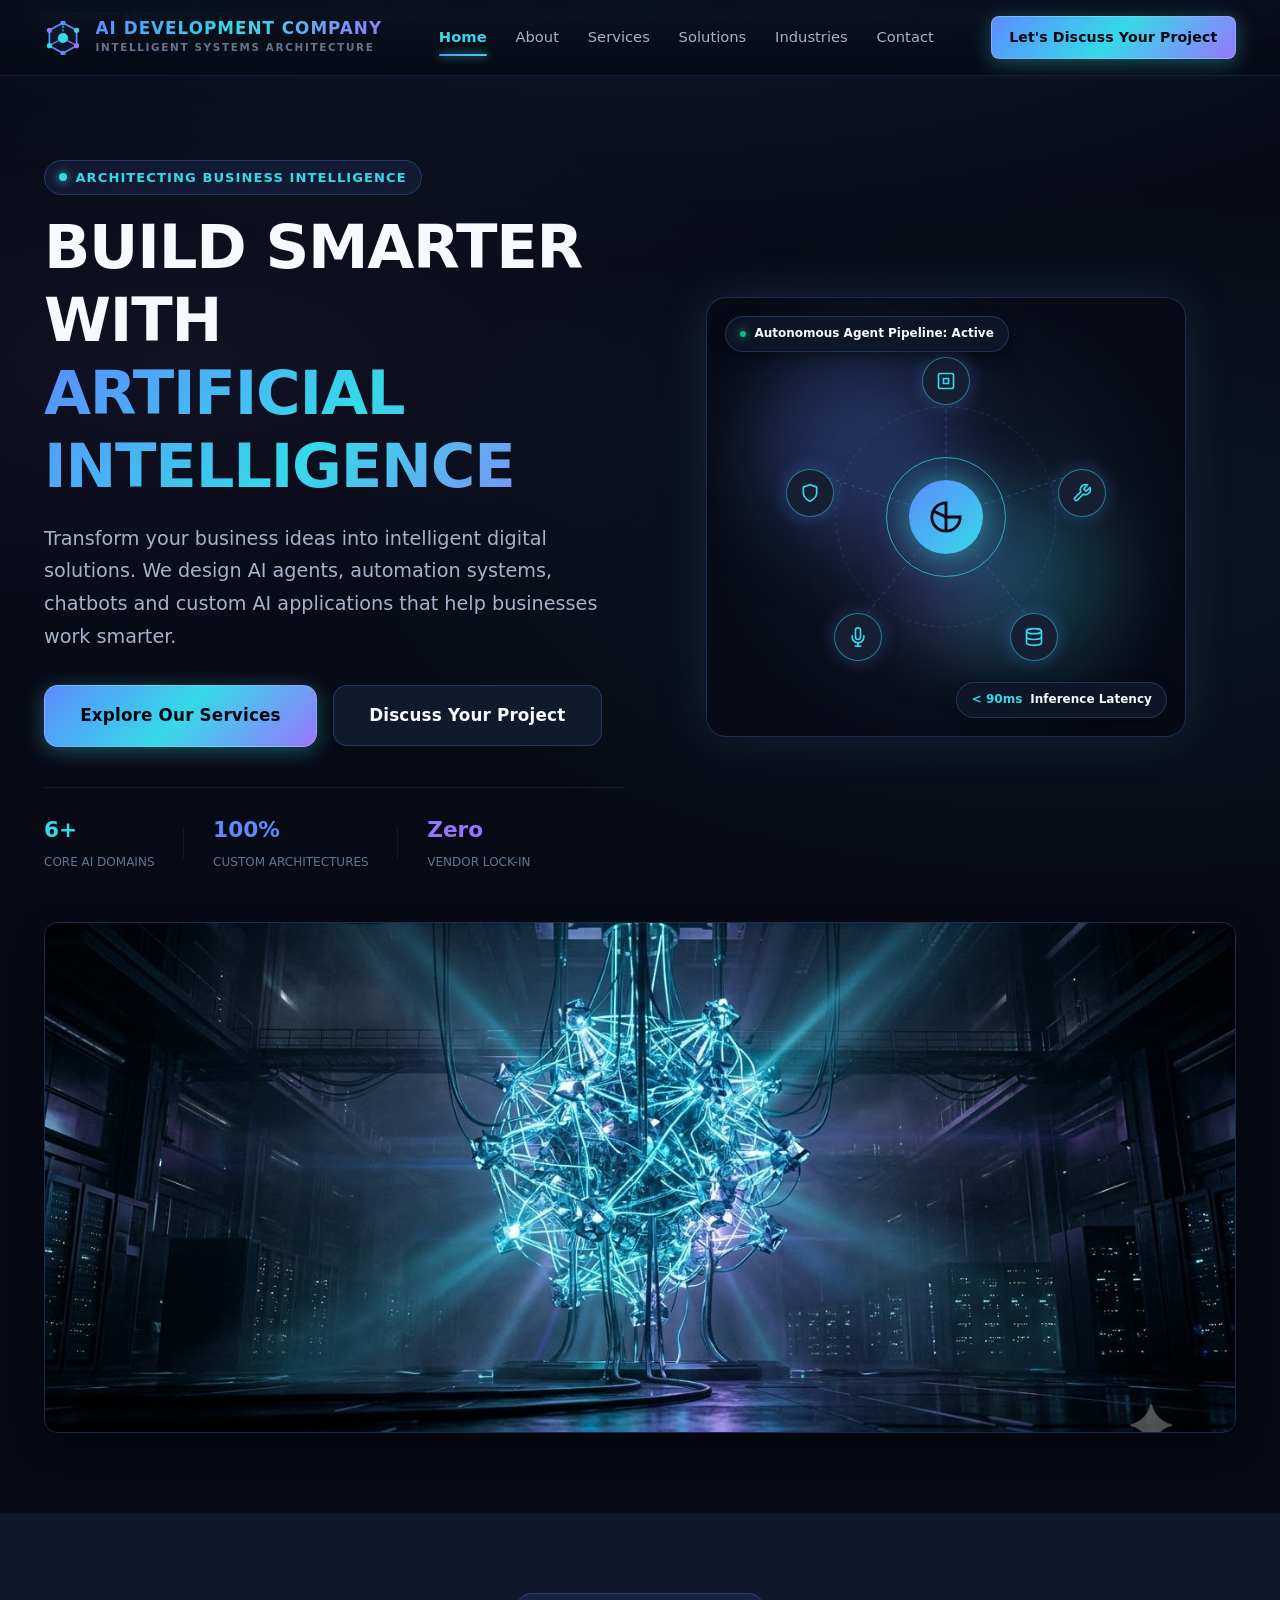
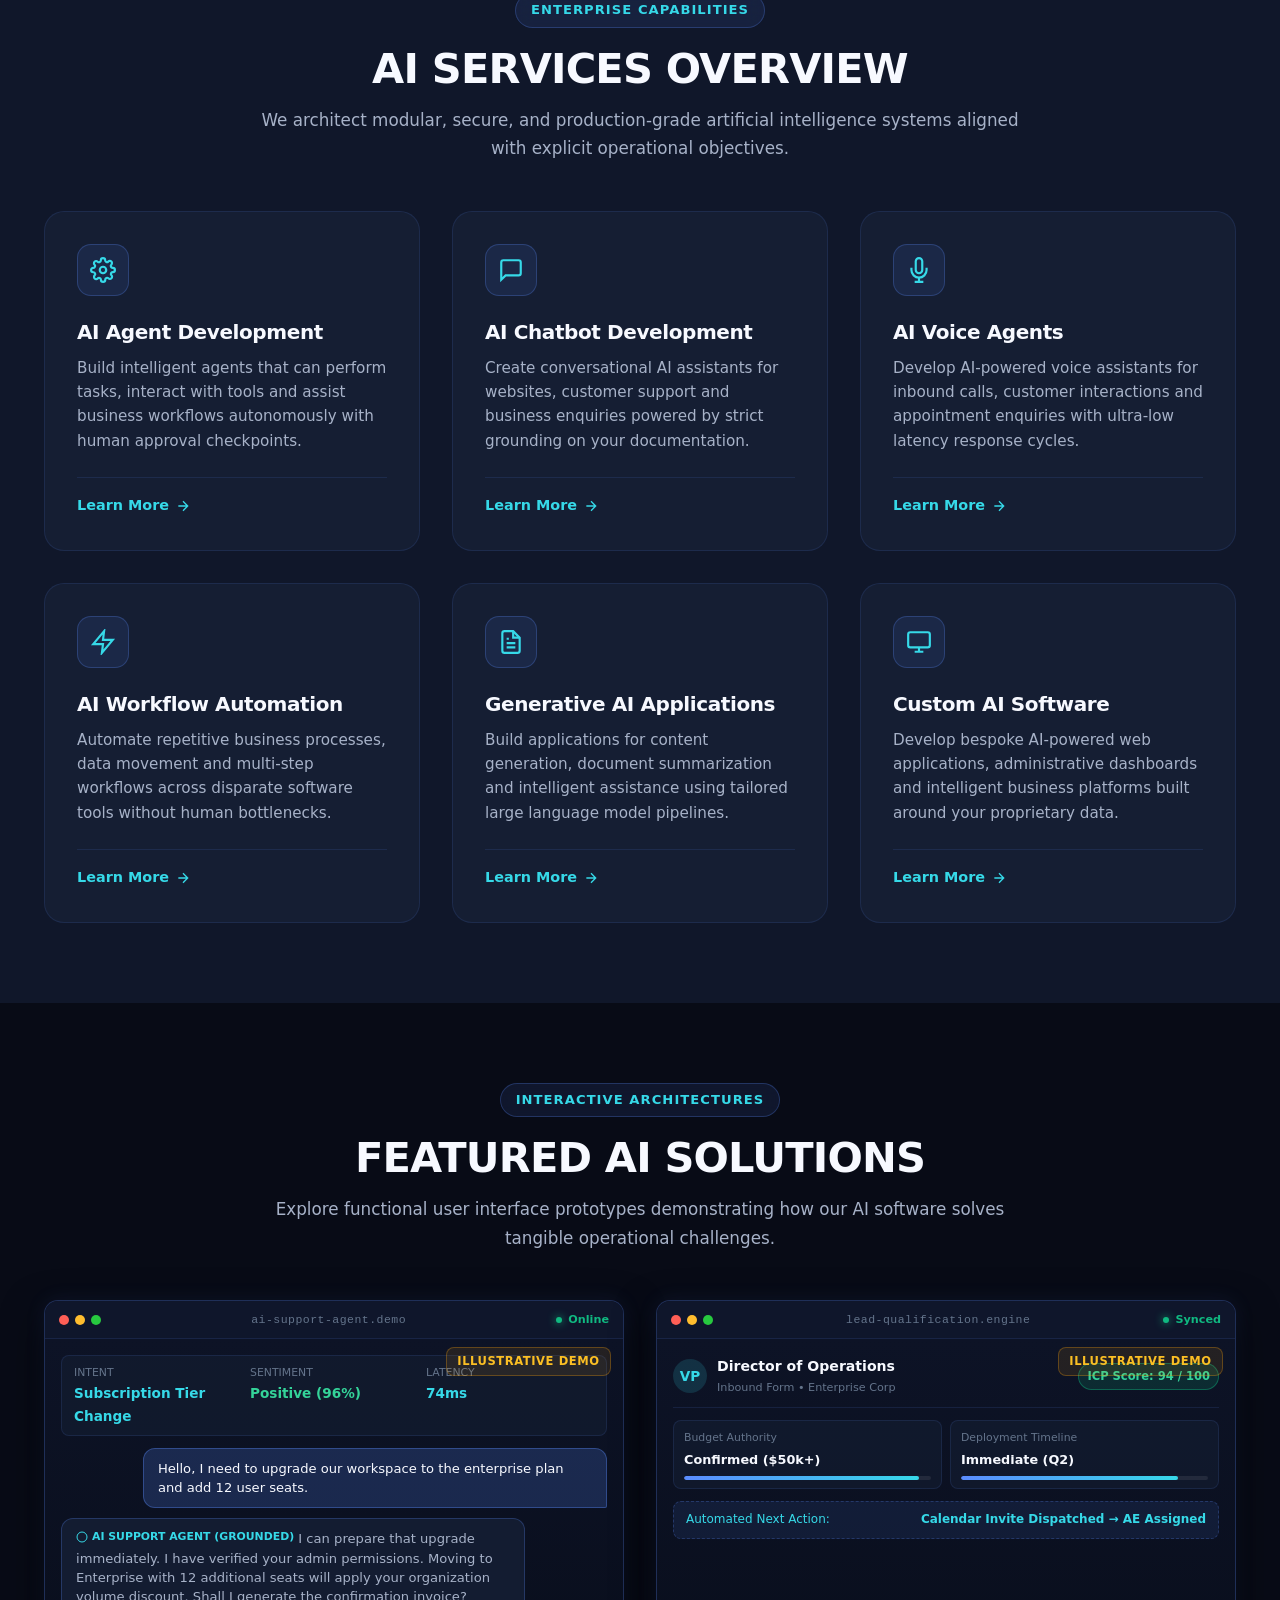
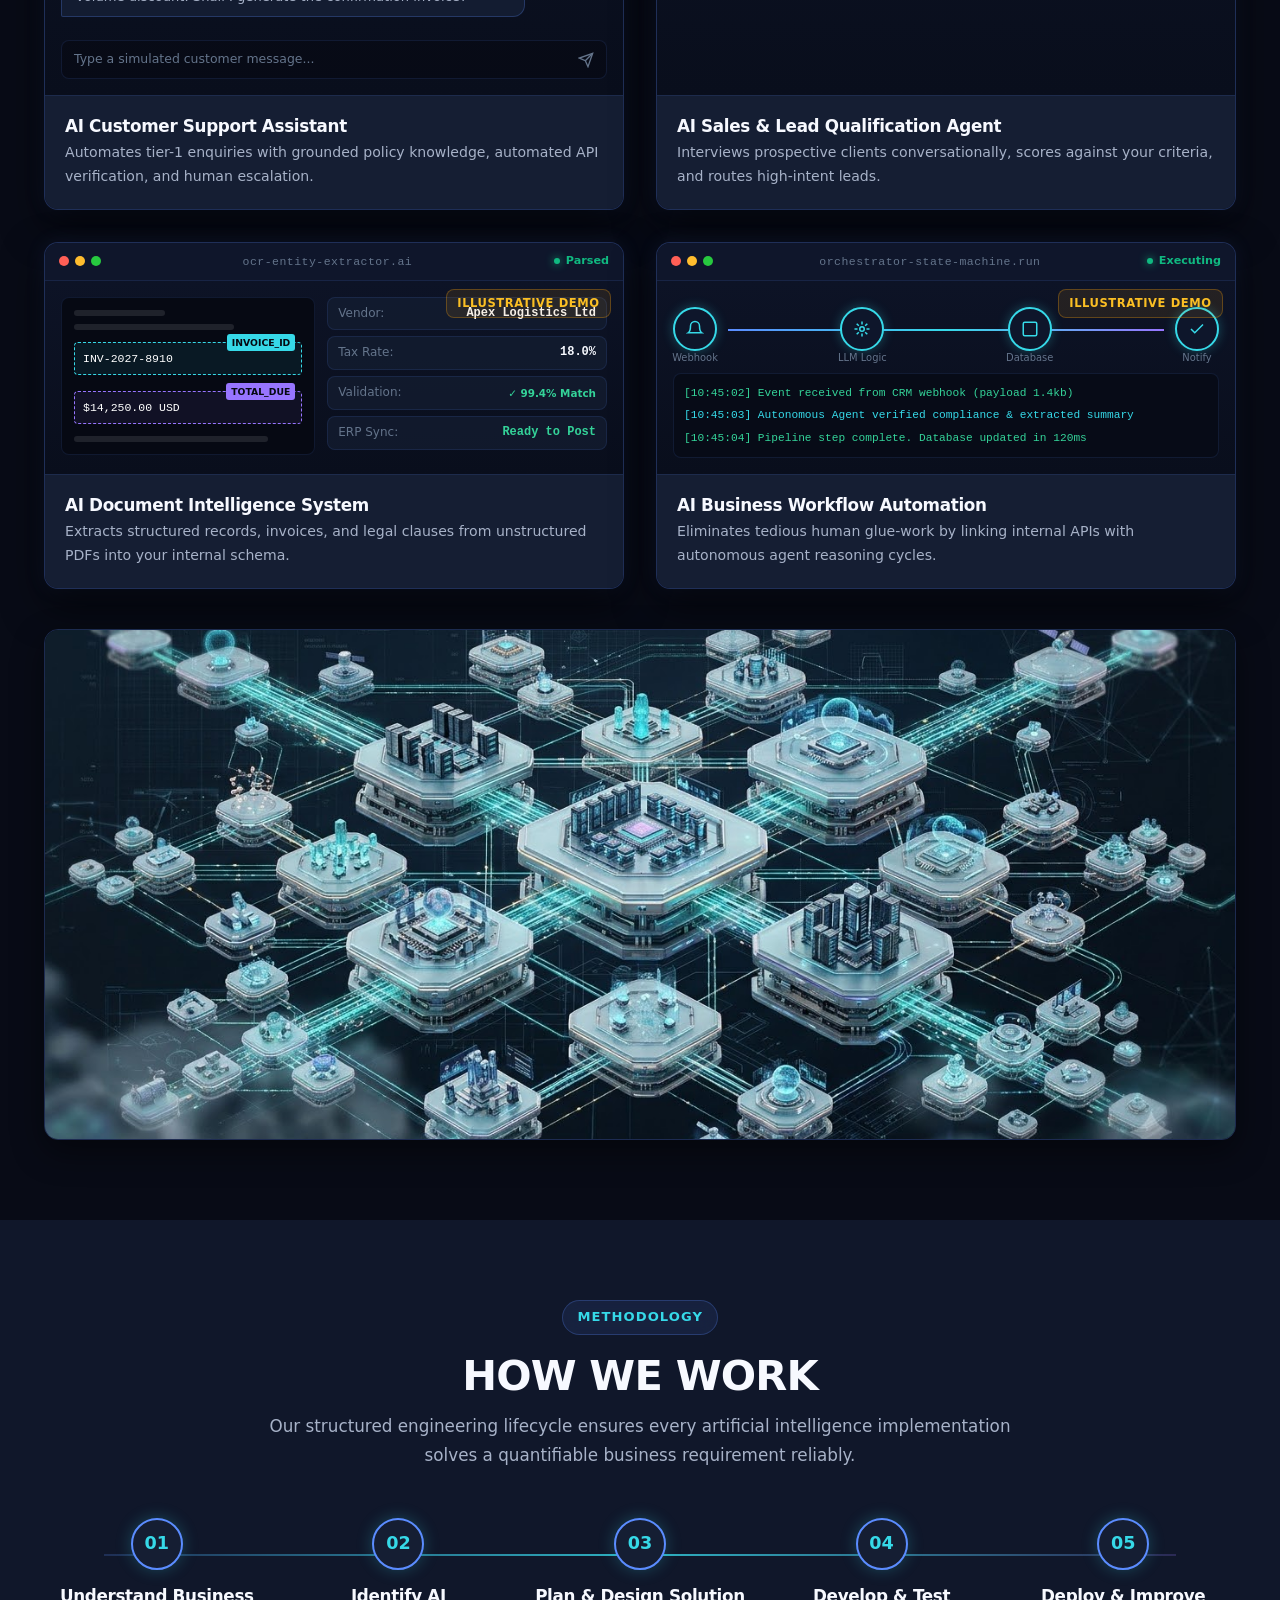
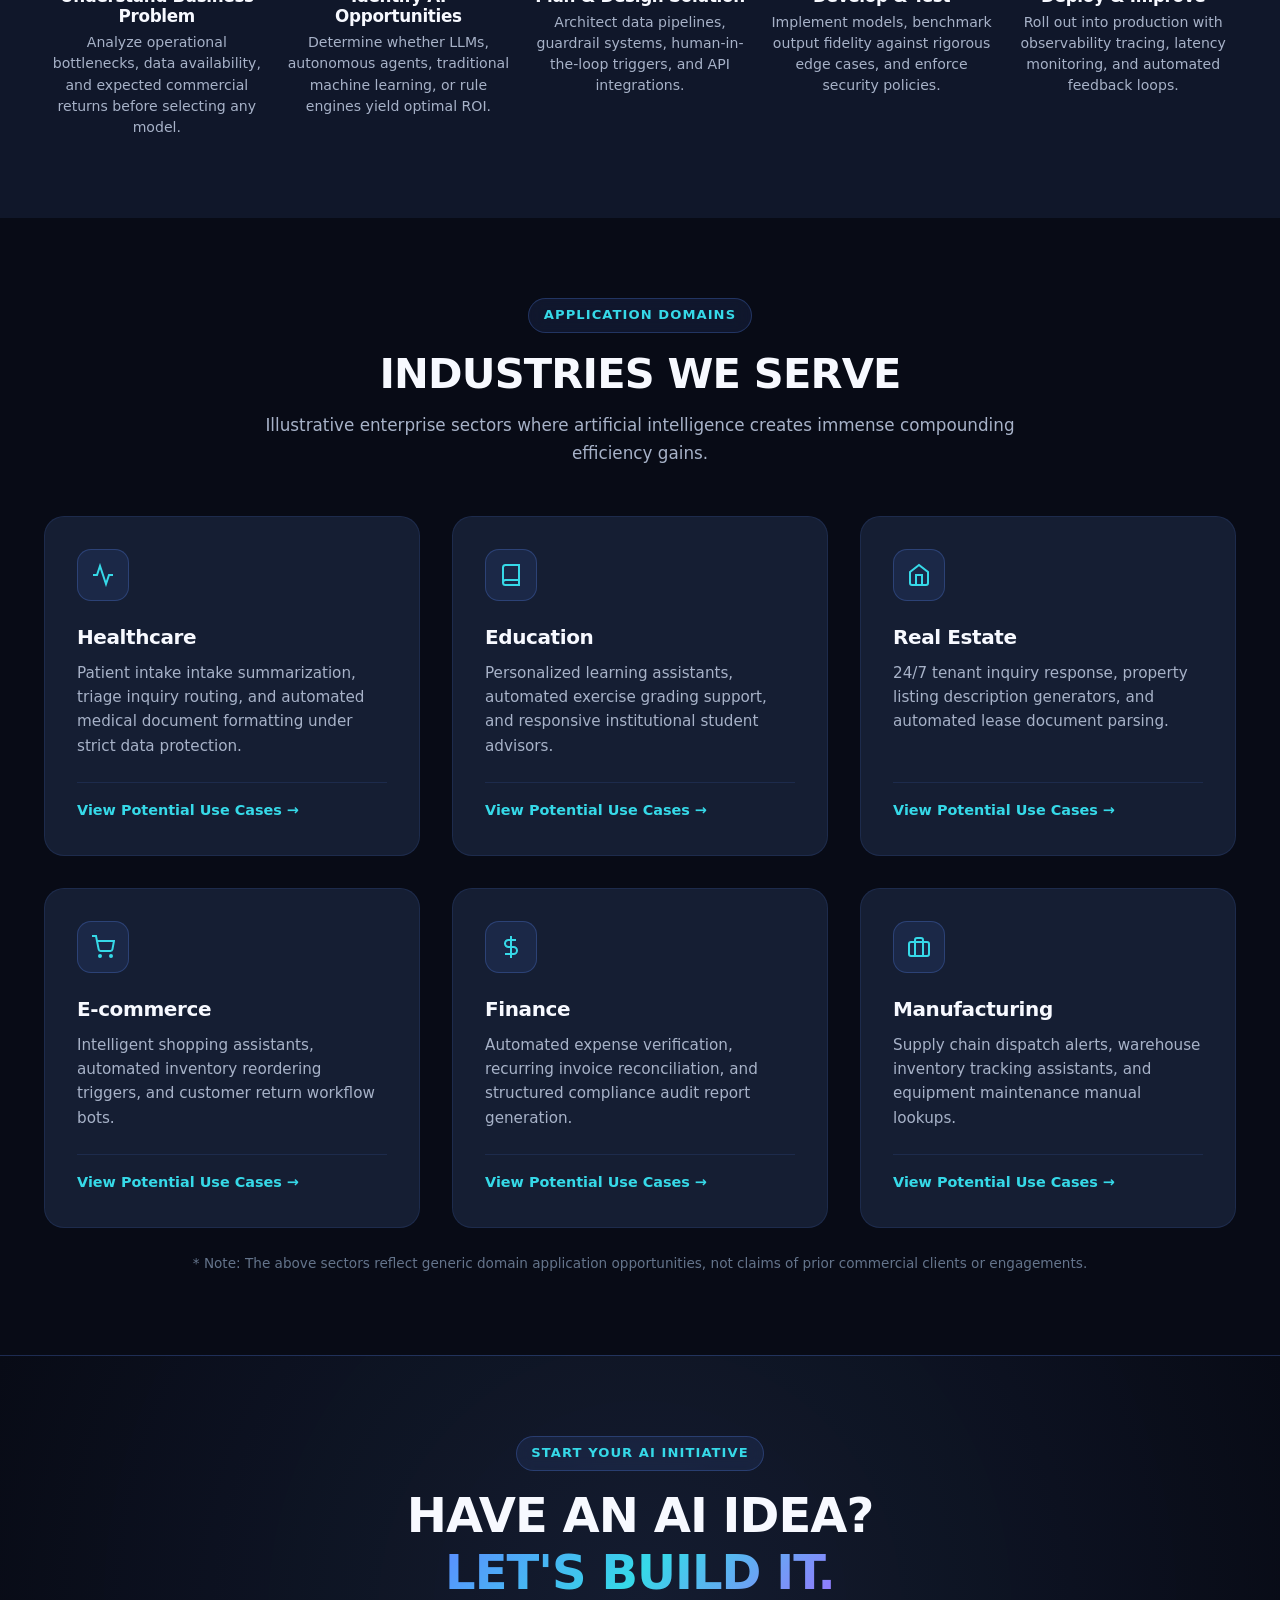
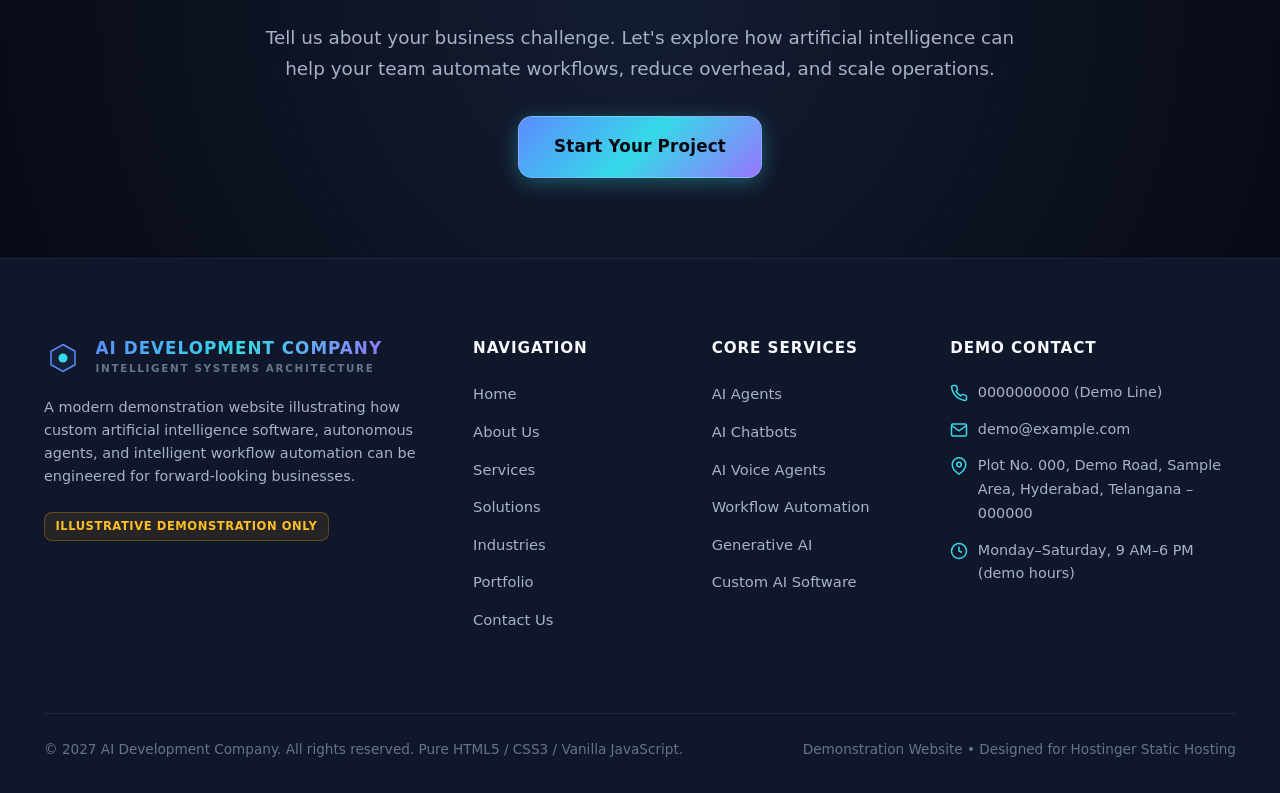
<file: index.html>
<!DOCTYPE html>
<html lang="en">

<head>
  <meta charset="UTF-8">
  <meta name="viewport" content="width=device-width, initial-scale=1.0">
  <title>AI Development Company — Intelligent Software, Agents & Automation Systems</title>
  <meta name="description"
    content="Premium demonstration website for an AI development company engineering intelligent AI agents, workflow automation systems, chatbots, and custom business applications.">
  <meta name="keywords"
    content="AI development, artificial intelligence agents, AI workflow automation, enterprise AI software, conversational AI, LLM applications, intelligent systems demo">
  <meta property="og:title" content="AI Development Company — Intelligent Software & Systems">
  <meta property="og:description"
    content="Demonstrating cutting-edge AI software development, autonomous agents, and enterprise workflow automation.">
  <meta property="og:type" content="website">

  <link rel="stylesheet" href="css/styles.css">
  <link rel="stylesheet" href="css/mockups.css">
</head>

<body>

  <!-- Demo Disclaimer Banner -->
  <aside class="demo-banner">
    <strong>DEMONSTRATION WEBSITE:</strong> Illustrative prototype showcasing AI engineering concepts, UI architectures,
    and design capabilities. No commercial endorsements or real customer data.
  </aside>

  <!-- Sticky Site Navigation -->
  <header class="site-header">
    <div class="container nav-container">
      <a href="index.html" class="brand-logo" aria-label="AI Development Company Home">
        <div class="brand-symbol">
          <svg width="34" height="34" viewBox="0 0 40 40" fill="none" xmlns="http://www.w3.org/2000/svg">
            <polygon points="20,2 36,11 36,29 20,38 4,29 4,11" stroke="#5B8CFF" stroke-width="2"
              fill="rgba(91,140,255,0.08)" />
            <circle cx="20" cy="20" r="6" fill="#36D9E8" />
            <line x1="20" y1="2" x2="20" y2="14" stroke="#36D9E8" stroke-width="1.5" stroke-dasharray="2 2" />
            <line x1="36" y1="29" x2="25" y2="23" stroke="#9775FF" stroke-width="1.5" />
            <line x1="4" y1="29" x2="15" y2="23" stroke="#5B8CFF" stroke-width="1.5" />
            <circle cx="20" cy="2" r="3" fill="#5B8CFF" />
            <circle cx="36" cy="11" r="3" fill="#36D9E8" />
            <circle cx="36" cy="29" r="3" fill="#9775FF" />
            <circle cx="20" cy="38" r="3" fill="#5B8CFF" />
            <circle cx="4" cy="29" r="3" fill="#36D9E8" />
            <circle cx="4" cy="11" r="3" fill="#9775FF" />
          </svg>
        </div>
        <div class="brand-text">
          <span class="brand-title">AI DEVELOPMENT COMPANY</span>
          <span class="brand-subtitle">Intelligent Systems Architecture</span>
        </div>
      </a>

      <nav class="nav-links" aria-label="Main Navigation">
        <a href="index.html" class="nav-link active">Home</a>
        <a href="about.html" class="nav-link">About</a>
        <a href="services.html" class="nav-link">Services</a>
        <a href="solutions.html" class="nav-link">Solutions</a>
        <a href="industries.html" class="nav-link">Industries</a>

        <a href="contact.html" class="nav-link">Contact</a>
      </nav>

      <div class="nav-actions">
        <a href="contact.html" class="btn btn-primary btn-sm">Let's Discuss Your Project</a>
        <button class="mobile-toggle" aria-label="Toggle mobile menu" aria-expanded="false">
          <span class="hamburger-line"></span>
          <span class="hamburger-line"></span>
          <span class="hamburger-line"></span>
        </button>
      </div>
    </div>
  </header>

  <!-- Mobile Navigation Drawer -->
  <div class="mobile-nav" aria-label="Mobile Navigation">
    <a href="index.html" class="nav-link active">Home <span>&rarr;</span></a>
    <a href="about.html" class="nav-link">About <span>&rarr;</span></a>
    <a href="services.html" class="nav-link">Services <span>&rarr;</span></a>
    <a href="solutions.html" class="nav-link">Solutions <span>&rarr;</span></a>
    <a href="industries.html" class="nav-link">Industries <span>&rarr;</span></a>
    <a href="portfolio.html" class="nav-link">Portfolio <span>&rarr;</span></a>
    <a href="contact.html" class="nav-link">Contact <span>&rarr;</span></a>
    <div class="mobile-nav-cta">
      <a href="contact.html" class="btn btn-primary" style="width: 100%;">Let's Discuss Your Project</a>
    </div>
  </div>

  <main id="main-content">
    <!-- Hero Section -->
    <section class="section section-hero">
      <div class="container">
        <div class="grid-2" style="align-items: center;">
          <div class="reveal">
            <div class="eyebrow">
              <span class="eyebrow-pulse"></span>
              Architecting Business Intelligence
            </div>
            <h1>BUILD SMARTER WITH <span class="text-gradient">ARTIFICIAL INTELLIGENCE</span></h1>
            <p class="lead" style="margin-top: 1.25rem; margin-bottom: 2rem;">
              Transform your business ideas into intelligent digital solutions. We design AI agents, automation systems,
              chatbots and custom AI applications that help businesses work smarter.
            </p>
            <div style="display: flex; gap: 1rem; flex-wrap: wrap;">
              <a href="services.html" class="btn btn-primary btn-lg">Explore Our Services</a>
              <a href="contact.html" class="btn btn-secondary btn-lg">Discuss Your Project</a>
            </div>

            <div
              style="margin-top: 2.5rem; display: flex; align-items: center; gap: 1.8rem; border-top: 1px solid var(--border-subtle); padding-top: 1.5rem;">
              <div>
                <span style="display: block; font-size: 1.35rem; font-weight: 800; color: var(--accent-cyan);">6+</span>
                <span style="font-size: 0.75rem; color: var(--text-muted); text-transform: uppercase;">Core AI
                  Domains</span>
              </div>
              <div style="width: 1px; height: 32px; background: var(--border-subtle);"></div>
              <div>
                <span
                  style="display: block; font-size: 1.35rem; font-weight: 800; color: var(--accent-blue);">100%</span>
                <span style="font-size: 0.75rem; color: var(--text-muted); text-transform: uppercase;">Custom
                  Architectures</span>
              </div>
              <div style="width: 1px; height: 32px; background: var(--border-subtle);"></div>
              <div>
                <span
                  style="display: block; font-size: 1.35rem; font-weight: 800; color: var(--accent-violet);">Zero</span>
                <span style="font-size: 0.75rem; color: var(--text-muted); text-transform: uppercase;">Vendor
                  Lock-in</span>
              </div>
            </div>
          </div>

          <!-- Abstract AI Hero Visual (CSS Art + Neural Nodes) -->
          <div class="hero-visual-wrapper reveal">
            <div class="neural-network-canvas">
              <div class="glow-orb glow-orb-1"></div>
              <div class="glow-orb glow-orb-2"></div>
              <div class="glow-orb glow-orb-3"></div>

              <!-- Floating UI status badges -->
              <div class="floating-status-pill pill-top-left">
                <span class="mockup-status-dot"></span>
                <span>Autonomous Agent Pipeline: Active</span>
              </div>
              <div class="floating-status-pill pill-bottom-right">
                <span style="color: var(--accent-cyan); font-weight: 700;">&lt; 90ms</span>
                <span>Inference Latency</span>
              </div>

              <!-- Animated Pulse Rings -->
              <div class="pulse-ring"></div>
              <div class="pulse-ring" style="animation-delay: 1.5s;"></div>

              <!-- Node Cluster -->
              <div class="node-cluster">
                <!-- SVG Vector Connection Mesh -->
                <svg class="neural-lines" viewBox="0 0 320 320" xmlns="http://www.w3.org/2000/svg">
                  <line x1="160" y1="160" x2="160" y2="24" />
                  <line x1="160" y1="160" x2="280" y2="120" />
                  <line x1="160" y1="160" x2="250" y2="270" />
                  <line x1="160" y1="160" x2="70" y2="270" />
                  <line x1="160" y1="160" x2="40" y2="120" />
                  <circle cx="160" cy="160" r="110" stroke="rgba(54, 217, 232, 0.15)" stroke-width="1" fill="none" />
                </svg>

                <!-- Center Core Node -->
                <div class="core-brain-node" title="Neural Core Engine">
                  <svg width="34" height="34" viewBox="0 0 24 24" fill="none" stroke="currentColor" stroke-width="2">
                    <path d="M12 2a10 10 0 1 0 10 10H12V2z" />
                    <path d="M12 12L2.5 7.5" />
                    <path d="M12 12v10" />
                  </svg>
                </div>

                <!-- Satellite Nodes -->
                <div class="satellite-node node-top" title="Multi-Agent Reasoning">
                  <svg width="20" height="20" viewBox="0 0 24 24" fill="none" stroke="currentColor" stroke-width="2">
                    <rect x="3" y="3" width="18" height="18" rx="2" />
                    <path d="M9 9h6v6H9z" />
                  </svg>
                </div>
                <div class="satellite-node node-right" title="Tool Calling Engine">
                  <svg width="20" height="20" viewBox="0 0 24 24" fill="none" stroke="currentColor" stroke-width="2">
                    <path
                      d="M14.7 6.3a1 1 0 0 0 0 1.4l1.6 1.6a1 1 0 0 0 1.4 0l3.77-3.77a6 6 0 0 1-7.94 7.94l-6.91 6.91a2.12 2.12 0 0 1-3-3l6.91-6.91a6 6 0 0 1 7.94-7.94l-3.76 3.76z" />
                  </svg>
                </div>
                <div class="satellite-node node-bottom-right" title="Vector Knowledge Store">
                  <svg width="20" height="20" viewBox="0 0 24 24" fill="none" stroke="currentColor" stroke-width="2">
                    <ellipse cx="12" cy="5" rx="9" ry="3" />
                    <path d="M21 12c0 1.66-4 3-9 3s-9-1.34-9-3" />
                    <path d="M3 5v14c0 1.66 4 3 9 3s9-1.34 9-3V5" />
                  </svg>
                </div>
                <div class="satellite-node node-bottom-left" title="Speech & Telephony Pipeline">
                  <svg width="20" height="20" viewBox="0 0 24 24" fill="none" stroke="currentColor" stroke-width="2">
                    <path d="M12 1a3 3 0 0 0-3 3v8a3 3 0 0 0 6 0V4a3 3 0 0 0-3-3z" />
                    <path d="M19 10v2a7 7 0 0 1-14 0v-2" />
                    <line x1="12" y1="19" x2="12" y2="23" />
                    <line x1="8" y1="23" x2="16" y2="23" />
                  </svg>
                </div>
                <div class="satellite-node node-left" title="Human Review Guardrail">
                  <svg width="20" height="20" viewBox="0 0 24 24" fill="none" stroke="currentColor" stroke-width="2">
                    <path d="M12 22s8-4 8-10V5l-8-3-8 3v7c0 6 8 10 8 10z" />
                  </svg>
                </div>
              </div>
            </div>
          </div>
        </div>

        <!-- Accompanying Section Hero Image -->
        <div class="reveal" style="margin-top: 3rem;">
          <img src="images/hero-neural-matrix-core.jpg" alt="High-Dimensional Latent Neural Core Architecture"
            class="site-image aspect-21-9" loading="eager">
        </div>
      </div>
    </section>

    <!-- AI Services Overview -->
    <section class="section" style="background: var(--bg-secondary);">
      <div class="container">
        <div class="section-header reveal">
          <div class="eyebrow">Enterprise Capabilities</div>
          <h2>AI SERVICES OVERVIEW</h2>
          <p>We architect modular, secure, and production-grade artificial intelligence systems aligned with explicit
            operational objectives.</p>
        </div>

        <div class="grid-3">
          <!-- Service Card 1 -->
          <article class="card reveal">
            <div class="card-icon">
              <svg width="26" height="26" viewBox="0 0 24 24" fill="none" stroke="currentColor" stroke-width="2">
                <circle cx="12" cy="12" r="3" />
                <path
                  d="M19.4 15a1.65 1.65 0 0 0 .33 1.82l.06.06a2 2 0 0 1 0 2.83 2 2 0 0 1-2.83 0l-.06-.06a1.65 1.65 0 0 0-1.82-.33 1.65 1.65 0 0 0-1 1.51V21a2 2 0 0 1-2 2 2 2 0 0 1-2-2v-.09A1.65 1.65 0 0 0 9 19.4a1.65 1.65 0 0 0-1.82.33l-.06.06a2 2 0 0 1-2.83 0 2 2 0 0 1 0-2.83l.06-.06a1.65 1.65 0 0 0 .33-1.82 1.65 1.65 0 0 0-1.51-1H3a2 2 0 0 1-2-2 2 2 0 0 1 2-2h.09A1.65 1.65 0 0 0 4.6 9a1.65 1.65 0 0 0-.33-1.82l-.06-.06a2 2 0 0 1 0-2.83 2 2 0 0 1 2.83 0l.06.06a1.65 1.65 0 0 0 1.82.33H9a1.65 1.65 0 0 0 1-1.51V3a2 2 0 0 1 2-2 2 2 0 0 1 2 2v.09a1.65 1.65 0 0 0 1 1.51 1.65 1.65 0 0 0 1.82-.33l.06-.06a2 2 0 0 1 2.83 0 2 2 0 0 1 0 2.83l-.06.06a1.65 1.65 0 0 0-.33 1.82V9a1.65 1.65 0 0 0 1.51 1H21a2 2 0 0 1 2 2 2 2 0 0 1-2 2h-.09a1.65 1.65 0 0 0-1.51 1z" />
              </svg>
            </div>
            <h3 class="card-title">AI Agent Development</h3>
            <p class="card-desc">Build intelligent agents that can perform tasks, interact with tools and assist
              business workflows autonomously with human approval checkpoints.</p>
            <div class="card-footer">
              <a href="services.html#agents" class="card-link">Learn More <svg width="16" height="16"
                  viewBox="0 0 24 24" fill="none" stroke="currentColor" stroke-width="2">
                  <path d="M5 12h14M12 5l7 7-7 7" />
                </svg></a>
            </div>
          </article>

          <!-- Service Card 2 -->
          <article class="card reveal">
            <div class="card-icon">
              <svg width="26" height="26" viewBox="0 0 24 24" fill="none" stroke="currentColor" stroke-width="2">
                <path d="M21 15a2 2 0 0 1-2 2H7l-4 4V5a2 2 0 0 1 2-2h14a2 2 0 0 1 2 2z" />
              </svg>
            </div>
            <h3 class="card-title">AI Chatbot Development</h3>
            <p class="card-desc">Create conversational AI assistants for websites, customer support and business
              enquiries powered by strict grounding on your documentation.</p>
            <div class="card-footer">
              <a href="services.html#chatbots" class="card-link">Learn More <svg width="16" height="16"
                  viewBox="0 0 24 24" fill="none" stroke="currentColor" stroke-width="2">
                  <path d="M5 12h14M12 5l7 7-7 7" />
                </svg></a>
            </div>
          </article>

          <!-- Service Card 3 -->
          <article class="card reveal">
            <div class="card-icon">
              <svg width="26" height="26" viewBox="0 0 24 24" fill="none" stroke="currentColor" stroke-width="2">
                <path d="M12 1a3 3 0 0 0-3 3v8a3 3 0 0 0 6 0V4a3 3 0 0 0-3-3z" />
                <path d="M19 10v2a7 7 0 0 1-14 0v-2" />
                <line x1="12" y1="19" x2="12" y2="23" />
                <line x1="8" y1="23" x2="16" y2="23" />
              </svg>
            </div>
            <h3 class="card-title">AI Voice Agents</h3>
            <p class="card-desc">Develop AI-powered voice assistants for inbound calls, customer interactions and
              appointment enquiries with ultra-low latency response cycles.</p>
            <div class="card-footer">
              <a href="services.html#voice" class="card-link">Learn More <svg width="16" height="16" viewBox="0 0 24 24"
                  fill="none" stroke="currentColor" stroke-width="2">
                  <path d="M5 12h14M12 5l7 7-7 7" />
                </svg></a>
            </div>
          </article>

          <!-- Service Card 4 -->
          <article class="card reveal">
            <div class="card-icon">
              <svg width="26" height="26" viewBox="0 0 24 24" fill="none" stroke="currentColor" stroke-width="2">
                <polygon points="13 2 3 14 12 14 11 22 21 10 12 10 13 2" />
              </svg>
            </div>
            <h3 class="card-title">AI Workflow Automation</h3>
            <p class="card-desc">Automate repetitive business processes, data movement and multi-step workflows across
              disparate software tools without human bottlenecks.</p>
            <div class="card-footer">
              <a href="services.html#workflow" class="card-link">Learn More <svg width="16" height="16"
                  viewBox="0 0 24 24" fill="none" stroke="currentColor" stroke-width="2">
                  <path d="M5 12h14M12 5l7 7-7 7" />
                </svg></a>
            </div>
          </article>

          <!-- Service Card 5 -->
          <article class="card reveal">
            <div class="card-icon">
              <svg width="26" height="26" viewBox="0 0 24 24" fill="none" stroke="currentColor" stroke-width="2">
                <path d="M14 2H6a2 2 0 0 0-2 2v16a2 2 0 0 0 2 2h12a2 2 0 0 0 2-2V8z" />
                <polyline points="14 2 14 8 20 8" />
                <line x1="16" y1="13" x2="8" y2="13" />
                <line x1="16" y1="17" x2="8" y2="17" />
                <polyline points="10 9 9 9 8 9" />
              </svg>
            </div>
            <h3 class="card-title">Generative AI Applications</h3>
            <p class="card-desc">Build applications for content generation, document summarization and intelligent
              assistance using tailored large language model pipelines.</p>
            <div class="card-footer">
              <a href="services.html#generative" class="card-link">Learn More <svg width="16" height="16"
                  viewBox="0 0 24 24" fill="none" stroke="currentColor" stroke-width="2">
                  <path d="M5 12h14M12 5l7 7-7 7" />
                </svg></a>
            </div>
          </article>

          <!-- Service Card 6 -->
          <article class="card reveal">
            <div class="card-icon">
              <svg width="26" height="26" viewBox="0 0 24 24" fill="none" stroke="currentColor" stroke-width="2">
                <rect x="2" y="3" width="20" height="14" rx="2" ry="2" />
                <line x1="8" y1="21" x2="16" y2="21" />
                <line x1="12" y1="17" x2="12" y2="21" />
              </svg>
            </div>
            <h3 class="card-title">Custom AI Software</h3>
            <p class="card-desc">Develop bespoke AI-powered web applications, administrative dashboards and intelligent
              business platforms built around your proprietary data.</p>
            <div class="card-footer">
              <a href="services.html#custom" class="card-link">Learn More <svg width="16" height="16"
                  viewBox="0 0 24 24" fill="none" stroke="currentColor" stroke-width="2">
                  <path d="M5 12h14M12 5l7 7-7 7" />
                </svg></a>
            </div>
          </article>
        </div>
      </div>
    </section>

    <!-- Featured AI Solutions (Visual Demonstrations & Mockups) -->
    <section class="section">
      <div class="container">
        <div class="section-header reveal">
          <div class="eyebrow">Interactive Architectures</div>
          <h2>FEATURED AI SOLUTIONS</h2>
          <p>Explore functional user interface prototypes demonstrating how our AI software solves tangible operational
            challenges.</p>
        </div>

        <div class="grid-2">
          <!-- Demonstration 1: Customer Support Assistant -->
          <div class="mockup-shell reveal">
            <div class="mockup-window-header">
              <div class="mockup-dots">
                <span class="mockup-dot mockup-dot-red"></span>
                <span class="mockup-dot mockup-dot-yellow"></span>
                <span class="mockup-dot mockup-dot-green"></span>
              </div>
              <div class="mockup-window-title">
                <span>ai-support-agent.demo</span>
              </div>
              <div class="mockup-status-indicator">
                <span class="mockup-status-dot"></span> Online
              </div>
            </div>
            <div class="mockup-content support-mockup">
              <div class="demo-disclaimer-pill mockup-watermark">Illustrative Demo</div>
              <div class="support-metrics-bar">
                <div class="support-metric-item">
                  <span class="label">Intent</span>
                  <span class="val">Subscription Tier Change</span>
                </div>
                <div class="support-metric-item">
                  <span class="label">Sentiment</span>
                  <span class="val" style="color: #34D399;">Positive (96%)</span>
                </div>
                <div class="support-metric-item">
                  <span class="label">Latency</span>
                  <span class="val">74ms</span>
                </div>
              </div>

              <div class="chat-thread">
                <div class="chat-bubble chat-bubble-user">
                  Hello, I need to upgrade our workspace to the enterprise plan and add 12 user seats.
                </div>
                <div class="chat-bubble chat-bubble-ai">
                  <div class="ai-meta-tag">
                    <svg width="12" height="12" viewBox="0 0 24 24" fill="none" stroke="currentColor" stroke-width="2">
                      <circle cx="12" cy="12" r="10" />
                    </svg>
                    AI Support Agent (Grounded)
                  </div>
                  I can prepare that upgrade immediately. I have verified your admin permissions. Moving to Enterprise
                  with 12 additional seats will apply your organization volume discount. Shall I generate the
                  confirmation invoice?
                </div>
              </div>

              <div class="chat-input-sim">
                <span>Type a simulated customer message...</span>
                <svg width="16" height="16" viewBox="0 0 24 24" fill="none" stroke="currentColor" stroke-width="2">
                  <line x1="22" y1="2" x2="11" y2="13" />
                  <polygon points="22 2 15 22 11 13 2 9 22 2" />
                </svg>
              </div>
            </div>
            <div style="padding: 1.25rem; background: var(--bg-card); border-top: 1px solid var(--border-subtle);">
              <h4 style="font-size: 1.05rem; margin-bottom: 0.3rem;">AI Customer Support Assistant</h4>
              <p style="font-size: 0.88rem; color: var(--text-secondary);">Automates tier-1 enquiries with grounded
                policy knowledge, automated API verification, and human escalation.</p>
            </div>
          </div>

          <!-- Demonstration 2: Sales & Lead Qualification -->
          <div class="mockup-shell reveal">
            <div class="mockup-window-header">
              <div class="mockup-dots">
                <span class="mockup-dot mockup-dot-red"></span>
                <span class="mockup-dot mockup-dot-yellow"></span>
                <span class="mockup-dot mockup-dot-green"></span>
              </div>
              <div class="mockup-window-title">
                <span>lead-qualification.engine</span>
              </div>
              <div class="mockup-status-indicator">
                <span class="mockup-status-dot"></span> Synced
              </div>
            </div>
            <div class="mockup-content sales-mockup">
              <div class="demo-disclaimer-pill mockup-watermark">Illustrative Demo</div>
              <div class="lead-header-row">
                <div class="lead-avatar-info">
                  <div class="lead-avatar-icon">VP</div>
                  <div class="lead-name-col">
                    <div class="lead-name">Director of Operations</div>
                    <div class="lead-source">Inbound Form &bull; Enterprise Corp</div>
                  </div>
                </div>
                <div class="lead-score-pill">ICP Score: 94 / 100</div>
              </div>

              <div class="lead-factors-grid">
                <div class="factor-card">
                  <div class="factor-name">Budget Authority</div>
                  <div class="factor-status">Confirmed ($50k+)</div>
                  <div class="factor-bar">
                    <div class="factor-bar-fill" style="width: 95%;"></div>
                  </div>
                </div>
                <div class="factor-card">
                  <div class="factor-name">Deployment Timeline</div>
                  <div class="factor-status">Immediate (Q2)</div>
                  <div class="factor-bar">
                    <div class="factor-bar-fill" style="width: 88%;"></div>
                  </div>
                </div>
              </div>

              <div class="lead-action-trigger">
                <span>Automated Next Action:</span>
                <strong>Calendar Invite Dispatched &rarr; AE Assigned</strong>
              </div>
            </div>
            <div style="padding: 1.25rem; background: var(--bg-card); border-top: 1px solid var(--border-subtle);">
              <h4 style="font-size: 1.05rem; margin-bottom: 0.3rem;">AI Sales & Lead Qualification Agent</h4>
              <p style="font-size: 0.88rem; color: var(--text-secondary);">Interviews prospective clients
                conversationally, scores against your criteria, and routes high-intent leads.</p>
            </div>
          </div>

          <!-- Demonstration 3: Document Intelligence System -->
          <div class="mockup-shell reveal">
            <div class="mockup-window-header">
              <div class="mockup-dots">
                <span class="mockup-dot mockup-dot-red"></span>
                <span class="mockup-dot mockup-dot-yellow"></span>
                <span class="mockup-dot mockup-dot-green"></span>
              </div>
              <div class="mockup-window-title">
                <span>ocr-entity-extractor.ai</span>
              </div>
              <div class="mockup-status-indicator">
                <span class="mockup-status-dot"></span> Parsed
              </div>
            </div>
            <div class="mockup-content">
              <div class="demo-disclaimer-pill mockup-watermark">Illustrative Demo</div>
              <div class="doc-mockup">
                <div class="doc-canvas-preview">
                  <div class="doc-skeleton-line" style="width: 40%;"></div>
                  <div class="doc-skeleton-line" style="width: 70%;"></div>
                  <div class="doc-bounding-box">
                    <span class="doc-box-tag">Invoice_ID</span>
                    <div style="font-family: var(--font-mono); font-size: 0.72rem; color: #fff;">INV-2027-8910</div>
                  </div>
                  <div class="doc-bounding-box" style="border-color: #9775FF; background: rgba(151, 117, 255, 0.08);">
                    <span class="doc-box-tag" style="background: #9775FF;">Total_Due</span>
                    <div style="font-family: var(--font-mono); font-size: 0.72rem; color: #fff;">$14,250.00 USD</div>
                  </div>
                  <div class="doc-skeleton-line" style="width: 85%;"></div>
                </div>

                <div class="extracted-data-pane">
                  <div class="extracted-item-row">
                    <span class="key">Vendor:</span>
                    <span class="val">Apex Logistics Ltd</span>
                  </div>
                  <div class="extracted-item-row">
                    <span class="key">Tax Rate:</span>
                    <span class="val">18.0%</span>
                  </div>
                  <div class="extracted-item-row">
                    <span class="key">Validation:</span>
                    <span class="extracted-confidence">&check; 99.4% Match</span>
                  </div>
                  <div class="extracted-item-row">
                    <span class="key">ERP Sync:</span>
                    <span class="val" style="color: #34D399;">Ready to Post</span>
                  </div>
                </div>
              </div>
            </div>
            <div style="padding: 1.25rem; background: var(--bg-card); border-top: 1px solid var(--border-subtle);">
              <h4 style="font-size: 1.05rem; margin-bottom: 0.3rem;">AI Document Intelligence System</h4>
              <p style="font-size: 0.88rem; color: var(--text-secondary);">Extracts structured records, invoices, and
                legal clauses from unstructured PDFs into your internal schema.</p>
            </div>
          </div>

          <!-- Demonstration 4: Business Workflow Automation -->
          <div class="mockup-shell reveal">
            <div class="mockup-window-header">
              <div class="mockup-dots">
                <span class="mockup-dot mockup-dot-red"></span>
                <span class="mockup-dot mockup-dot-yellow"></span>
                <span class="mockup-dot mockup-dot-green"></span>
              </div>
              <div class="mockup-window-title">
                <span>orchestrator-state-machine.run</span>
              </div>
              <div class="mockup-status-indicator">
                <span class="mockup-status-dot"></span> Executing
              </div>
            </div>
            <div class="mockup-content workflow-mockup">
              <div class="demo-disclaimer-pill mockup-watermark">Illustrative Demo</div>
              <div class="flow-nodes-track">
                <div class="flow-node-item" title="Trigger">
                  <svg width="18" height="18" viewBox="0 0 24 24" fill="none" stroke="currentColor" stroke-width="2">
                    <path d="M18 8A6 6 0 0 0 6 8c0 7-3 9-3 9h18s-3-2-3-9" />
                  </svg>
                  <span class="node-label-sub">Webhook</span>
                </div>
                <div class="flow-node-item" title="AI Agent Analysis">
                  <svg width="18" height="18" viewBox="0 0 24 24" fill="none" stroke="currentColor" stroke-width="2">
                    <circle cx="12" cy="12" r="3" />
                    <path
                      d="M12 2v4m0 12v4M4.93 4.93l2.83 2.83m8.48 8.48l2.83 2.83M2 12h4m12 0h4M4.93 19.07l2.83-2.83m8.48-8.48l2.83-2.83" />
                  </svg>
                  <span class="node-label-sub">LLM Logic</span>
                </div>
                <div class="flow-node-item" title="Tool Execution">
                  <svg width="18" height="18" viewBox="0 0 24 24" fill="none" stroke="currentColor" stroke-width="2">
                    <rect x="3" y="3" width="18" height="18" rx="2" />
                  </svg>
                  <span class="node-label-sub">Database</span>
                </div>
                <div class="flow-node-item" title="Notification Dispatch">
                  <svg width="18" height="18" viewBox="0 0 24 24" fill="none" stroke="currentColor" stroke-width="2">
                    <polyline points="20 6 9 17 4 12" />
                  </svg>
                  <span class="node-label-sub">Notify</span>
                </div>
              </div>

              <div class="workflow-activity-log">
                <div class="log-entry ok">[10:45:02] Event received from CRM webhook (payload 1.4kb)</div>
                <div class="log-entry info">[10:45:03] Autonomous Agent verified compliance & extracted summary</div>
                <div class="log-entry ok">[10:45:04] Pipeline step complete. Database updated in 120ms</div>
              </div>
            </div>
            <div style="padding: 1.25rem; background: var(--bg-card); border-top: 1px solid var(--border-subtle);">
              <h4 style="font-size: 1.05rem; margin-bottom: 0.3rem;">AI Business Workflow Automation</h4>
              <p style="font-size: 0.88rem; color: var(--text-secondary);">Eliminates tedious human glue-work by linking
                internal APIs with autonomous agent reasoning cycles.</p>
            </div>
          </div>
        </div>

        <!-- Section Image 2: Enterprise Ecosystem -->
        <div class="reveal" style="margin-top: 2.5rem;">
          <img src="images/solution-enterprise-ai-ecosystem.jpg"
            alt="Enterprise AI Cloud Ecosystem & Connected Architectural Platforms" class="site-image aspect-21-9"
            loading="lazy">
        </div>
      </div>
    </section>

    <!-- How We Work Section (5-Step Timeline) -->
    <section class="section" style="background: var(--bg-secondary);">
      <div class="container">
        <div class="section-header reveal">
          <div class="eyebrow">Methodology</div>
          <h2>HOW WE WORK</h2>
          <p>Our structured engineering lifecycle ensures every artificial intelligence implementation solves a
            quantifiable business requirement reliably.</p>
        </div>

        <div class="process-timeline reveal">
          <div class="process-step">
            <div class="step-number">01</div>
            <h4 class="step-title">Understand Business Problem</h4>
            <p class="step-desc">Analyze operational bottlenecks, data availability, and expected commercial returns
              before selecting any model.</p>
          </div>
          <div class="process-step">
            <div class="step-number">02</div>
            <h4 class="step-title">Identify AI Opportunities</h4>
            <p class="step-desc">Determine whether LLMs, autonomous agents, traditional machine learning, or rule
              engines yield optimal ROI.</p>
          </div>
          <div class="process-step">
            <div class="step-number">03</div>
            <h4 class="step-title">Plan & Design Solution</h4>
            <p class="step-desc">Architect data pipelines, guardrail systems, human-in-the-loop triggers, and API
              integrations.</p>
          </div>
          <div class="process-step">
            <div class="step-number">04</div>
            <h4 class="step-title">Develop & Test</h4>
            <p class="step-desc">Implement models, benchmark output fidelity against rigorous edge cases, and enforce
              security policies.</p>
          </div>
          <div class="process-step">
            <div class="step-number">05</div>
            <h4 class="step-title">Deploy & Improve</h4>
            <p class="step-desc">Roll out into production with observability tracing, latency monitoring, and automated
              feedback loops.</p>
          </div>
        </div>
      </div>
    </section>

    <!-- Industries We Serve Section -->
    <section class="section">
      <div class="container">
        <div class="section-header reveal">
          <div class="eyebrow">Application Domains</div>
          <h2>INDUSTRIES WE SERVE</h2>
          <p>Illustrative enterprise sectors where artificial intelligence creates immense compounding efficiency gains.
          </p>
        </div>

        <div class="grid-3">
          <div class="card reveal">
            <div class="card-icon">
              <svg width="24" height="24" viewBox="0 0 24 24" fill="none" stroke="currentColor" stroke-width="2">
                <path d="M22 12h-4l-3 9L9 3l-3 9H2" />
              </svg>
            </div>
            <h3 class="card-title">Healthcare</h3>
            <p class="card-desc">Patient intake intake summarization, triage inquiry routing, and automated medical
              document formatting under strict data protection.</p>
            <div class="card-footer">
              <a href="industries.html#healthcare" class="card-link">View Potential Use Cases &rarr;</a>
            </div>
          </div>

          <div class="card reveal">
            <div class="card-icon">
              <svg width="24" height="24" viewBox="0 0 24 24" fill="none" stroke="currentColor" stroke-width="2">
                <path d="M4 19.5A2.5 2.5 0 0 1 6.5 17H20" />
                <path d="M6.5 2H20v20H6.5A2.5 2.5 0 0 1 4 19.5v-15A2.5 2.5 0 0 1 6.5 2z" />
              </svg>
            </div>
            <h3 class="card-title">Education</h3>
            <p class="card-desc">Personalized learning assistants, automated exercise grading support, and responsive
              institutional student advisors.</p>
            <div class="card-footer">
              <a href="industries.html#education" class="card-link">View Potential Use Cases &rarr;</a>
            </div>
          </div>

          <div class="card reveal">
            <div class="card-icon">
              <svg width="24" height="24" viewBox="0 0 24 24" fill="none" stroke="currentColor" stroke-width="2">
                <path d="M3 9l9-7 9 7v11a2 2 0 0 1-2 2H5a2 2 0 0 1-2-2z" />
                <polyline points="9 22 9 12 15 12 15 22" />
              </svg>
            </div>
            <h3 class="card-title">Real Estate</h3>
            <p class="card-desc">24/7 tenant inquiry response, property listing description generators, and automated
              lease document parsing.</p>
            <div class="card-footer">
              <a href="industries.html#realestate" class="card-link">View Potential Use Cases &rarr;</a>
            </div>
          </div>

          <div class="card reveal">
            <div class="card-icon">
              <svg width="24" height="24" viewBox="0 0 24 24" fill="none" stroke="currentColor" stroke-width="2">
                <circle cx="9" cy="21" r="1" />
                <circle cx="20" cy="21" r="1" />
                <path d="M1 1h4l2.68 13.39a2 2 0 0 0 2 1.61h9.72a2 2 0 0 0 2-1.61L23 6H6" />
              </svg>
            </div>
            <h3 class="card-title">E-commerce</h3>
            <p class="card-desc">Intelligent shopping assistants, automated inventory reordering triggers, and customer
              return workflow bots.</p>
            <div class="card-footer">
              <a href="industries.html#ecommerce" class="card-link">View Potential Use Cases &rarr;</a>
            </div>
          </div>

          <div class="card reveal">
            <div class="card-icon">
              <svg width="24" height="24" viewBox="0 0 24 24" fill="none" stroke="currentColor" stroke-width="2">
                <line x1="12" y1="1" x2="12" y2="23" />
                <path d="M17 5H9.5a3.5 3.5 0 0 0 0 7h5a3.5 3.5 0 0 1 0 7H6" />
              </svg>
            </div>
            <h3 class="card-title">Finance</h3>
            <p class="card-desc">Automated expense verification, recurring invoice reconciliation, and structured
              compliance audit report generation.</p>
            <div class="card-footer">
              <a href="industries.html#finance" class="card-link">View Potential Use Cases &rarr;</a>
            </div>
          </div>

          <div class="card reveal">
            <div class="card-icon">
              <svg width="24" height="24" viewBox="0 0 24 24" fill="none" stroke="currentColor" stroke-width="2">
                <rect x="2" y="7" width="20" height="14" rx="2" ry="2" />
                <path d="M16 21V5a2 2 0 0 0-2-2h-4a2 2 0 0 0-2 2v16" />
              </svg>
            </div>
            <h3 class="card-title">Manufacturing</h3>
            <p class="card-desc">Supply chain dispatch alerts, warehouse inventory tracking assistants, and equipment
              maintenance manual lookups.</p>
            <div class="card-footer">
              <a href="industries.html#manufacturing" class="card-link">View Potential Use Cases &rarr;</a>
            </div>
          </div>
        </div>

        <div style="margin-top: 1.5rem; text-align: center;">
          <p style="font-size: 0.85rem; color: var(--text-muted);">* Note: The above sectors reflect generic domain
            application opportunities, not claims of prior commercial clients or engagements.</p>
        </div>
      </div>
    </section>

    <!-- Final Call to Action -->
    <section class="section"
      style="background: radial-gradient(circle at center, rgba(21, 30, 51, 0.9) 0%, rgba(8, 11, 22, 1) 100%); border-top: 1px solid var(--border-medium);">
      <div class="container text-center reveal" style="max-width: 820px; margin-inline: auto; text-align: center;">
        <div class="eyebrow" style="margin-inline: auto;">Start Your AI Initiative</div>
        <h2 style="font-size: clamp(2rem, 4vw, 3rem); margin-bottom: 1.25rem;">HAVE AN AI IDEA? <span
            class="text-gradient">LET'S BUILD IT.</span></h2>
        <p style="font-size: 1.15rem; color: var(--text-secondary); margin-bottom: 2rem;">
          Tell us about your business challenge. Let's explore how artificial intelligence can help your team automate
          workflows, reduce overhead, and scale operations.
        </p>
        <a href="contact.html" class="btn btn-primary btn-lg">Start Your Project</a>
      </div>
    </section>
  </main>

  <!-- Global Footer -->
  <footer class="site-footer">
    <div class="container">
      <div class="footer-grid">
        <div>
          <a href="index.html" class="brand-logo" style="margin-bottom: 1.2rem;">
            <div class="brand-symbol">
              <svg width="30" height="30" viewBox="0 0 40 40" fill="none" xmlns="http://www.w3.org/2000/svg">
                <polygon points="20,2 36,11 36,29 20,38 4,29 4,11" stroke="#5B8CFF" stroke-width="2"
                  fill="rgba(91,140,255,0.08)" />
                <circle cx="20" cy="20" r="6" fill="#36D9E8" />
              </svg>
            </div>
            <div class="brand-text">
              <span class="brand-title">AI DEVELOPMENT COMPANY</span>
              <span class="brand-subtitle">Intelligent Systems Architecture</span>
            </div>
          </a>
          <p style="font-size: 0.9rem; color: var(--text-secondary); line-height: 1.6; margin-bottom: 1.5rem;">
            A modern demonstration website illustrating how custom artificial intelligence software, autonomous agents,
            and intelligent workflow automation can be engineered for forward-looking businesses.
          </p>
          <div class="demo-disclaimer-pill">Illustrative Demonstration Only</div>
        </div>

        <div>
          <h4 class="footer-col-title">Navigation</h4>
          <ul class="footer-links">
            <li><a href="index.html">Home</a></li>
            <li><a href="about.html">About Us</a></li>
            <li><a href="services.html">Services</a></li>
            <li><a href="solutions.html">Solutions</a></li>
            <li><a href="industries.html">Industries</a></li>
            <li><a href="portfolio.html">Portfolio</a></li>
            <li><a href="contact.html">Contact Us</a></li>
          </ul>
        </div>

        <div>
          <h4 class="footer-col-title">Core Services</h4>
          <ul class="footer-links">
            <li><a href="services.html#agents">AI Agents</a></li>
            <li><a href="services.html#chatbots">AI Chatbots</a></li>
            <li><a href="services.html#voice">AI Voice Agents</a></li>
            <li><a href="services.html#workflow">Workflow Automation</a></li>
            <li><a href="services.html#generative">Generative AI</a></li>
            <li><a href="services.html#custom">Custom AI Software</a></li>
          </ul>
        </div>

        <div>
          <h4 class="footer-col-title">Demo Contact</h4>
          <div class="footer-contact-list">
            <div class="footer-contact-item">
              <svg width="18" height="18" viewBox="0 0 24 24" fill="none" stroke="currentColor" stroke-width="2">
                <path
                  d="M22 16.92v3a2 2 0 0 1-2.18 2 19.79 19.79 0 0 1-8.63-3.07 19.5 19.5 0 0 1-6-6 19.79 19.79 0 0 1-3.07-8.67A2 2 0 0 1 4.11 2h3a2 2 0 0 1 2 1.72 12.84 12.84 0 0 0 .7 2.81 2 2 0 0 1-.45 2.11L8.09 9.91a16 16 0 0 0 6 6l1.27-1.27a2 2 0 0 1 2.11-.45 12.84 12.84 0 0 0 2.81.7A2 2 0 0 1 22 16.92z" />
              </svg>
              <span>0000000000 (Demo Line)</span>
            </div>
            <div class="footer-contact-item">
              <svg width="18" height="18" viewBox="0 0 24 24" fill="none" stroke="currentColor" stroke-width="2">
                <path d="M4 4h16c1.1 0 2 .9 2 2v12c0 1.1-.9 2-2 2H4c-1.1 0-2-.9-2-2V6c0-1.1.9-2 2-2z" />
                <polyline points="22,6 12,13 2,6" />
              </svg>
              <span>demo@example.com</span>
            </div>
            <div class="footer-contact-item">
              <svg width="18" height="18" viewBox="0 0 24 24" fill="none" stroke="currentColor" stroke-width="2">
                <path d="M21 10c0 7-9 13-9 13s-9-6-9-13a9 9 0 0 1 18 0z" />
                <circle cx="12" cy="10" r="3" />
              </svg>
              <span>Plot No. 000, Demo Road, Sample Area, Hyderabad, Telangana – 000000</span>
            </div>
            <div class="footer-contact-item">
              <svg width="18" height="18" viewBox="0 0 24 24" fill="none" stroke="currentColor" stroke-width="2">
                <circle cx="12" cy="12" r="10" />
                <polyline points="12 6 12 12 16 14" />
              </svg>
              <span>Monday–Saturday, 9 AM–6 PM (demo hours)</span>
            </div>
          </div>
        </div>
      </div>

      <div class="footer-bottom">
        <span>&copy; 2027 AI Development Company. All rights reserved. Pure HTML5 / CSS3 / Vanilla JavaScript.</span>
        <span>Demonstration Website &bull; Designed for Hostinger Static Hosting</span>
      </div>
    </div>
  </footer>

  <!-- Floating Back to Top Button -->
  <button class="back-to-top" aria-label="Back to top of page">
    <svg width="20" height="20" viewBox="0 0 24 24" fill="none" stroke="currentColor" stroke-width="2.5">
      <polyline points="18 15 12 9 6 15" />
    </svg>
  </button>

  <script src="js/main.js"></script>
</body>

</html>
</file>
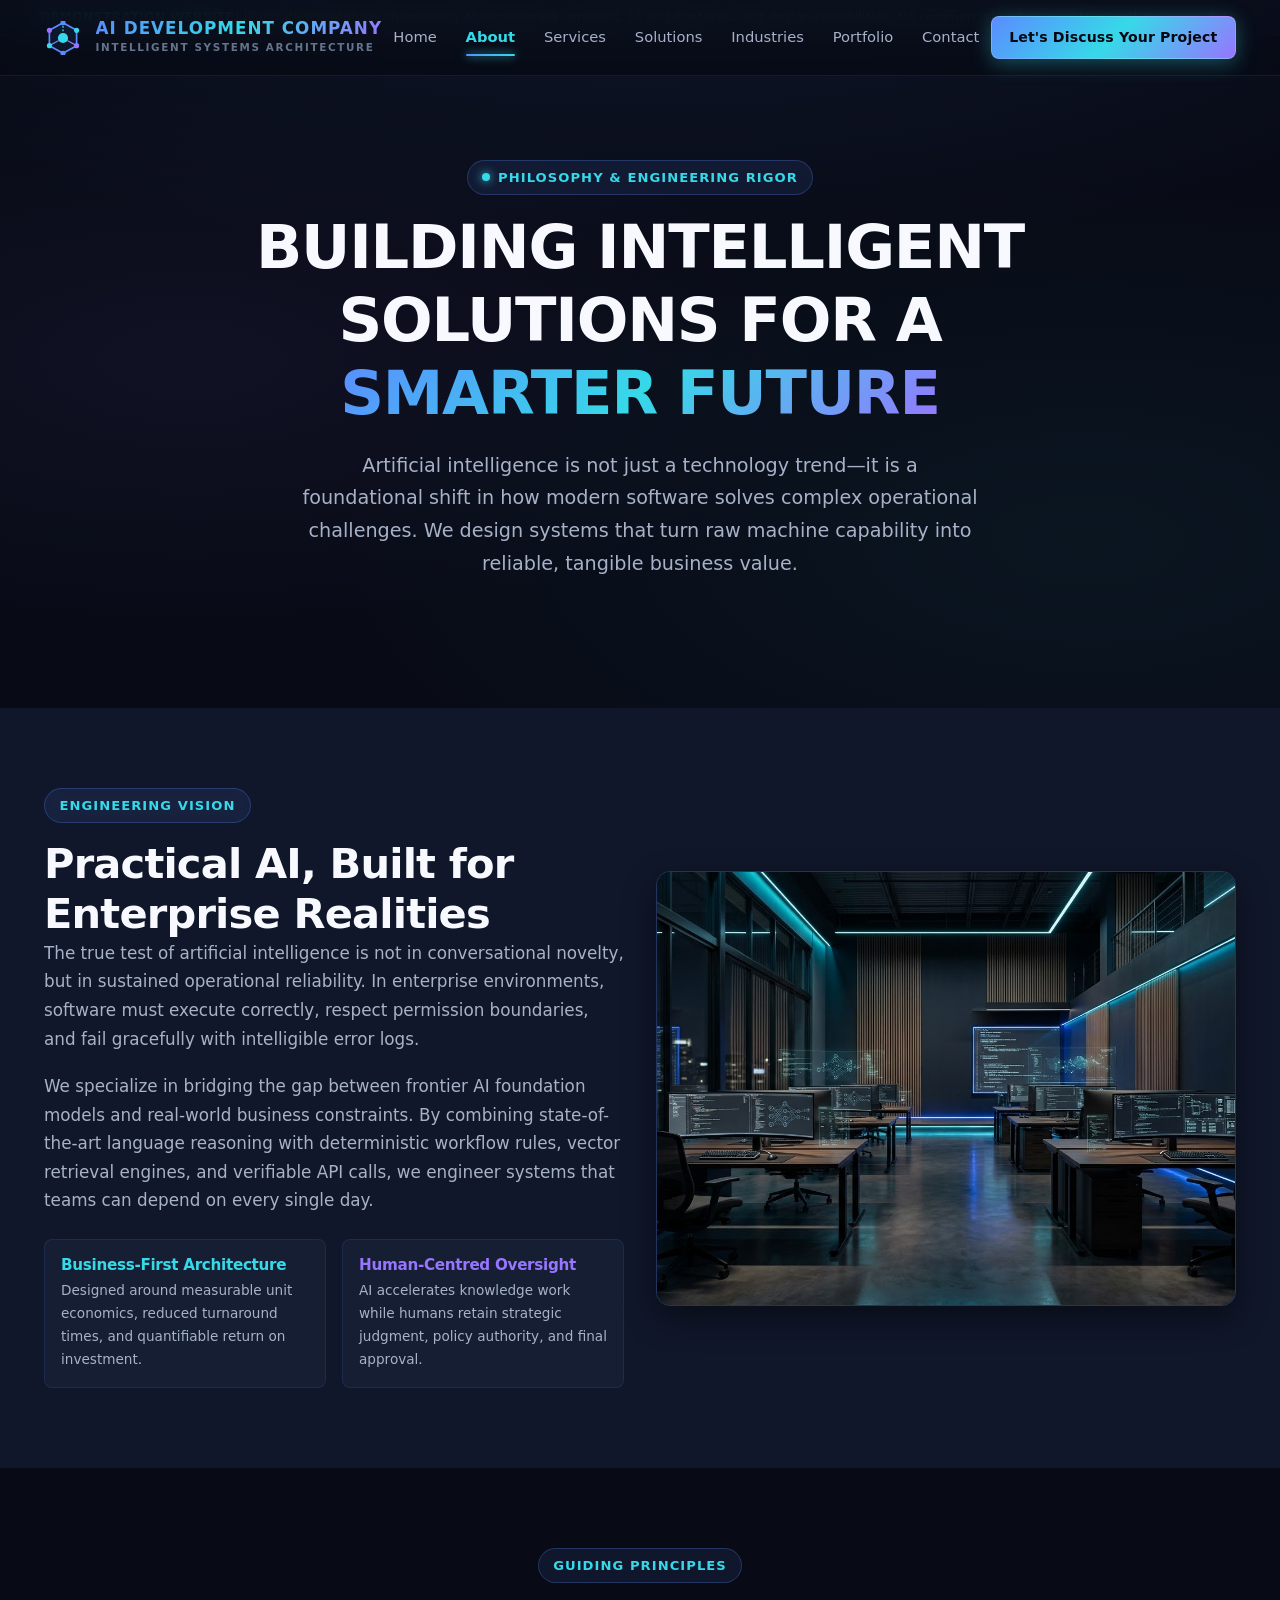
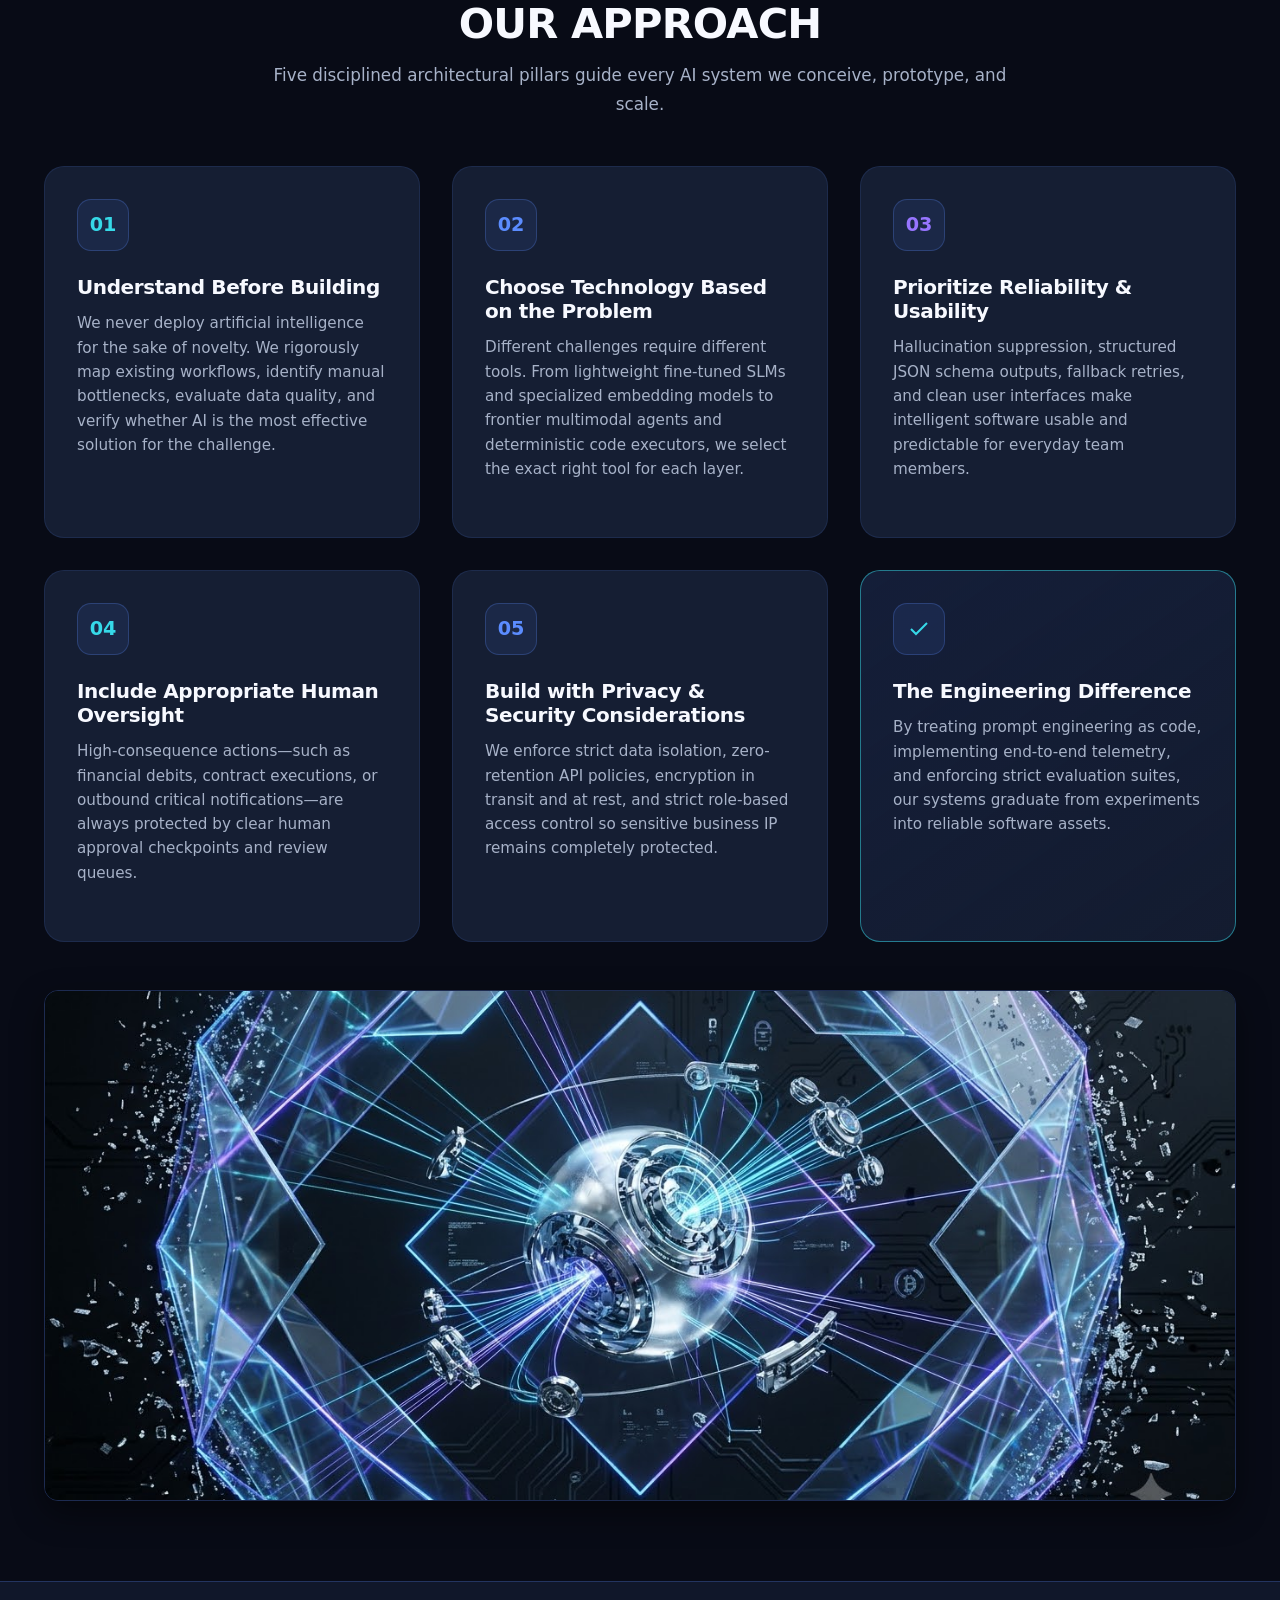
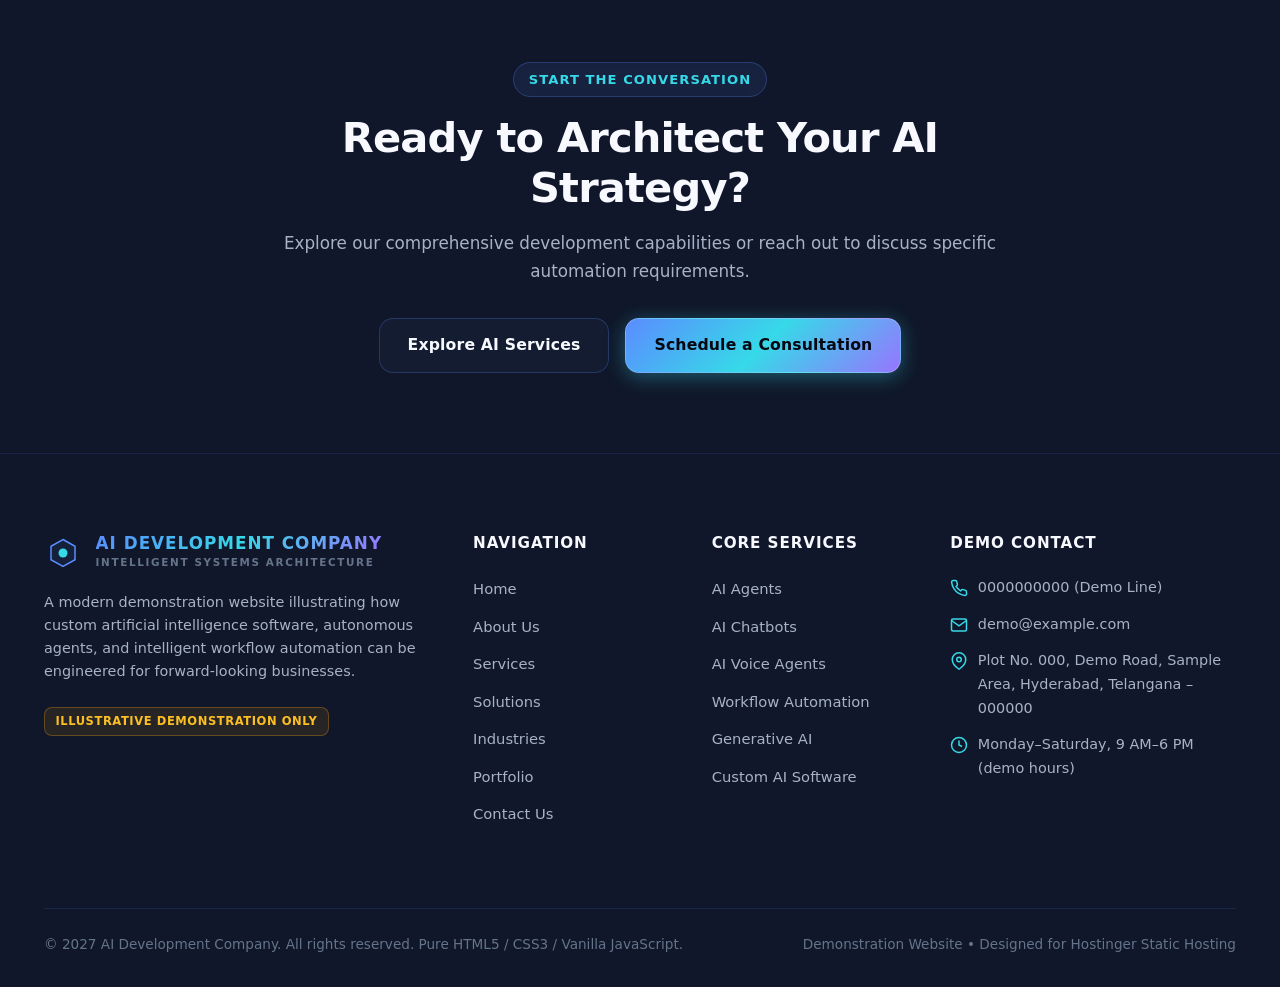
<file: about.html>
<!DOCTYPE html>
<html lang="en">
<head>
  <meta charset="UTF-8">
  <meta name="viewport" content="width=device-width, initial-scale=1.0">
  <title>About Us — AI Development Company | Practical Engineering & Human-Centred AI</title>
  <meta name="description" content="Learn about our engineering philosophy: building practical, reliable, and human-centred artificial intelligence applications and automation workflows for business efficiency.">
  <meta name="keywords" content="about AI development, AI engineering principles, human in the loop AI, enterprise AI security, reliable machine learning, AI architecture">
  <meta property="og:title" content="About Us — AI Development Company">
  <meta property="og:description" content="Discover our business-first engineering approach to artificial intelligence development.">
  <meta property="og:type" content="website">
  
  <link rel="stylesheet" href="css/styles.css">
  <link rel="stylesheet" href="css/mockups.css">
</head>
<body>

  <!-- Demo Disclaimer Banner -->
  <aside class="demo-banner">
    <strong>DEMONSTRATION WEBSITE:</strong> Illustrative prototype showcasing AI engineering concepts, UI architectures, and design capabilities. No commercial endorsements or real customer data.
  </aside>

  <!-- Sticky Site Navigation -->
  <header class="site-header">
    <div class="container nav-container">
      <a href="index.html" class="brand-logo" aria-label="AI Development Company Home">
        <div class="brand-symbol">
          <svg width="34" height="34" viewBox="0 0 40 40" fill="none" xmlns="http://www.w3.org/2000/svg">
            <polygon points="20,2 36,11 36,29 20,38 4,29 4,11" stroke="#5B8CFF" stroke-width="2" fill="rgba(91,140,255,0.08)"/>
            <circle cx="20" cy="20" r="6" fill="#36D9E8"/>
            <line x1="20" y1="2" x2="20" y2="14" stroke="#36D9E8" stroke-width="1.5" stroke-dasharray="2 2"/>
            <line x1="36" y1="29" x2="25" y2="23" stroke="#9775FF" stroke-width="1.5"/>
            <line x1="4" y1="29" x2="15" y2="23" stroke="#5B8CFF" stroke-width="1.5"/>
            <circle cx="20" cy="2" r="3" fill="#5B8CFF"/>
            <circle cx="36" cy="11" r="3" fill="#36D9E8"/>
            <circle cx="36" cy="29" r="3" fill="#9775FF"/>
            <circle cx="20" cy="38" r="3" fill="#5B8CFF"/>
            <circle cx="4" cy="29" r="3" fill="#36D9E8"/>
            <circle cx="4" cy="11" r="3" fill="#9775FF"/>
          </svg>
        </div>
        <div class="brand-text">
          <span class="brand-title">AI DEVELOPMENT COMPANY</span>
          <span class="brand-subtitle">Intelligent Systems Architecture</span>
        </div>
      </a>

      <nav class="nav-links" aria-label="Main Navigation">
        <a href="index.html" class="nav-link">Home</a>
        <a href="about.html" class="nav-link active">About</a>
        <a href="services.html" class="nav-link">Services</a>
        <a href="solutions.html" class="nav-link">Solutions</a>
        <a href="industries.html" class="nav-link">Industries</a>
        <a href="portfolio.html" class="nav-link">Portfolio</a>
        <a href="contact.html" class="nav-link">Contact</a>
      </nav>

      <div class="nav-actions">
        <a href="contact.html" class="btn btn-primary btn-sm">Let's Discuss Your Project</a>
        <button class="mobile-toggle" aria-label="Toggle mobile menu" aria-expanded="false">
          <span class="hamburger-line"></span>
          <span class="hamburger-line"></span>
          <span class="hamburger-line"></span>
        </button>
      </div>
    </div>
  </header>

  <!-- Mobile Navigation Drawer -->
  <div class="mobile-nav" aria-label="Mobile Navigation">
    <a href="index.html" class="nav-link">Home <span>&rarr;</span></a>
    <a href="about.html" class="nav-link active">About <span>&rarr;</span></a>
    <a href="services.html" class="nav-link">Services <span>&rarr;</span></a>
    <a href="solutions.html" class="nav-link">Solutions <span>&rarr;</span></a>
    <a href="industries.html" class="nav-link">Industries <span>&rarr;</span></a>
    <a href="portfolio.html" class="nav-link">Portfolio <span>&rarr;</span></a>
    <a href="contact.html" class="nav-link">Contact <span>&rarr;</span></a>
    <div class="mobile-nav-cta">
      <a href="contact.html" class="btn btn-primary" style="width: 100%;">Let's Discuss Your Project</a>
    </div>
  </div>

  <main id="main-content">
    <!-- About Page Hero -->
    <section class="section section-hero" style="min-height: 55vh;">
      <div class="container">
        <div class="section-header reveal" style="max-width: 900px;">
          <div class="eyebrow">
            <span class="eyebrow-pulse"></span>
            Philosophy & Engineering Rigor
          </div>
          <h1>BUILDING INTELLIGENT SOLUTIONS FOR A <span class="text-gradient">SMARTER FUTURE</span></h1>
          <p class="lead" style="margin-inline: auto; margin-top: 1.25rem;">
            Artificial intelligence is not just a technology trend—it is a foundational shift in how modern software solves complex operational challenges. We design systems that turn raw machine capability into reliable, tangible business value.
          </p>
        </div>
      </div>
    </section>

    <!-- Core Pillars: Introduction & Human-Centred AI -->
    <section class="section" style="background: var(--bg-secondary);">
      <div class="container">
        <div class="grid-2" style="align-items: center;">
          <div class="reveal">
            <div class="eyebrow">Engineering Vision</div>
            <h2>Practical AI, Built for Enterprise Realities</h2>
            <p style="margin-bottom: 1.2rem;">
              The true test of artificial intelligence is not in conversational novelty, but in sustained operational reliability. In enterprise environments, software must execute correctly, respect permission boundaries, and fail gracefully with intelligible error logs.
            </p>
            <p style="margin-bottom: 1.5rem;">
              We specialize in bridging the gap between frontier AI foundation models and real-world business constraints. By combining state-of-the-art language reasoning with deterministic workflow rules, vector retrieval engines, and verifiable API calls, we engineer systems that teams can depend on every single day.
            </p>
            
            <div style="display: grid; grid-template-columns: 1fr 1fr; gap: 1rem;">
              <div style="background: var(--bg-card); padding: 1rem; border-radius: var(--radius-sm); border: 1px solid var(--border-subtle);">
                <h4 style="font-size: 0.95rem; color: var(--accent-cyan); margin-bottom: 0.3rem;">Business-First Architecture</h4>
                <p style="font-size: 0.85rem; color: var(--text-secondary); margin: 0;">Designed around measurable unit economics, reduced turnaround times, and quantifiable return on investment.</p>
              </div>
              <div style="background: var(--bg-card); padding: 1rem; border-radius: var(--radius-sm); border: 1px solid var(--border-subtle);">
                <h4 style="font-size: 0.95rem; color: var(--accent-violet); margin-bottom: 0.3rem;">Human-Centred Oversight</h4>
                <p style="font-size: 0.85rem; color: var(--text-secondary); margin: 0;">AI accelerates knowledge work while humans retain strategic judgment, policy authority, and final approval.</p>
              </div>
            </div>
          </div>

          <!-- Image 3: Human-Centered AI Lab -->
          <div class="reveal">
            <img src="images/about-human-centered-ai-lab.jpg" alt="Human-Centred Artificial Intelligence Research and Engineering Laboratory" class="site-image aspect-4-3" loading="lazy">
          </div>
        </div>
      </div>
    </section>

    <!-- Our Approach Section -->
    <section class="section">
      <div class="container">
        <div class="section-header reveal">
          <div class="eyebrow">Guiding Principles</div>
          <h2>OUR APPROACH</h2>
          <p>Five disciplined architectural pillars guide every AI system we conceive, prototype, and scale.</p>
        </div>

        <div class="grid-3" style="margin-bottom: 3rem;">
          <!-- Approach 1 -->
          <div class="card reveal">
            <div class="card-icon">
              <span style="font-size: 1.2rem; font-weight: 800; color: var(--accent-cyan);">01</span>
            </div>
            <h3 class="card-title">Understand Before Building</h3>
            <p class="card-desc">
              We never deploy artificial intelligence for the sake of novelty. We rigorously map existing workflows, identify manual bottlenecks, evaluate data quality, and verify whether AI is the most effective solution for the challenge.
            </p>
          </div>

          <!-- Approach 2 -->
          <div class="card reveal">
            <div class="card-icon">
              <span style="font-size: 1.2rem; font-weight: 800; color: var(--accent-blue);">02</span>
            </div>
            <h3 class="card-title">Choose Technology Based on the Problem</h3>
            <p class="card-desc">
              Different challenges require different tools. From lightweight fine-tuned SLMs and specialized embedding models to frontier multimodal agents and deterministic code executors, we select the exact right tool for each layer.
            </p>
          </div>

          <!-- Approach 3 -->
          <div class="card reveal">
            <div class="card-icon">
              <span style="font-size: 1.2rem; font-weight: 800; color: var(--accent-violet);">03</span>
            </div>
            <h3 class="card-title">Prioritize Reliability & Usability</h3>
            <p class="card-desc">
              Hallucination suppression, structured JSON schema outputs, fallback retries, and clean user interfaces make intelligent software usable and predictable for everyday team members.
            </p>
          </div>

          <!-- Approach 4 -->
          <div class="card reveal">
            <div class="card-icon">
              <span style="font-size: 1.2rem; font-weight: 800; color: var(--accent-cyan);">04</span>
            </div>
            <h3 class="card-title">Include Appropriate Human Oversight</h3>
            <p class="card-desc">
              High-consequence actions—such as financial debits, contract executions, or outbound critical notifications—are always protected by clear human approval checkpoints and review queues.
            </p>
          </div>

          <!-- Approach 5 -->
          <div class="card reveal">
            <div class="card-icon">
              <span style="font-size: 1.2rem; font-weight: 800; color: var(--accent-blue);">05</span>
            </div>
            <h3 class="card-title">Build with Privacy & Security Considerations</h3>
            <p class="card-desc">
              We enforce strict data isolation, zero-retention API policies, encryption in transit and at rest, and strict role-based access control so sensitive business IP remains completely protected.
            </p>
          </div>

          <!-- Approach Summary Card -->
          <div class="card reveal" style="background: linear-gradient(145deg, rgba(91,140,255,0.15) 0%, rgba(21,30,51,0.9) 100%); border-color: var(--border-highlight);">
            <div class="card-icon">
              <svg width="24" height="24" viewBox="0 0 24 24" fill="none" stroke="currentColor" stroke-width="2"><polyline points="20 6 9 17 4 12"/></svg>
            </div>
            <h3 class="card-title">The Engineering Difference</h3>
            <p class="card-desc">
              By treating prompt engineering as code, implementing end-to-end telemetry, and enforcing strict evaluation suites, our systems graduate from experiments into reliable software assets.
            </p>
          </div>
        </div>

        <!-- Image 4: AI Safety & Guardrails -->
        <div class="reveal">
          <img src="images/about-ai-safety-architecture.jpg" alt="Enterprise AI Safety and Cryptographic Guardrail Architecture" class="site-image aspect-21-9" loading="lazy">
        </div>
      </div>
    </section>

    <!-- Final CTA Banner -->
    <section class="section" style="background: var(--bg-secondary); border-top: 1px solid var(--border-medium);">
      <div class="container text-center reveal" style="max-width: 800px; margin-inline: auto; text-align: center;">
        <div class="eyebrow" style="margin-inline: auto;">Start the Conversation</div>
        <h2 style="margin-bottom: 1rem;">Ready to Architect Your AI Strategy?</h2>
        <p style="margin-bottom: 2rem;">Explore our comprehensive development capabilities or reach out to discuss specific automation requirements.</p>
        <div style="display: flex; gap: 1rem; justify-content: center; flex-wrap: wrap;">
          <a href="services.html" class="btn btn-secondary">Explore AI Services</a>
          <a href="contact.html" class="btn btn-primary">Schedule a Consultation</a>
        </div>
      </div>
    </section>
  </main>

  <!-- Global Footer -->
  <footer class="site-footer">
    <div class="container">
      <div class="footer-grid">
        <div>
          <a href="index.html" class="brand-logo" style="margin-bottom: 1.2rem;">
            <div class="brand-symbol">
              <svg width="30" height="30" viewBox="0 0 40 40" fill="none" xmlns="http://www.w3.org/2000/svg">
                <polygon points="20,2 36,11 36,29 20,38 4,29 4,11" stroke="#5B8CFF" stroke-width="2" fill="rgba(91,140,255,0.08)"/>
                <circle cx="20" cy="20" r="6" fill="#36D9E8"/>
              </svg>
            </div>
            <div class="brand-text">
              <span class="brand-title">AI DEVELOPMENT COMPANY</span>
              <span class="brand-subtitle">Intelligent Systems Architecture</span>
            </div>
          </a>
          <p style="font-size: 0.9rem; color: var(--text-secondary); line-height: 1.6; margin-bottom: 1.5rem;">
            A modern demonstration website illustrating how custom artificial intelligence software, autonomous agents, and intelligent workflow automation can be engineered for forward-looking businesses.
          </p>
          <div class="demo-disclaimer-pill">Illustrative Demonstration Only</div>
        </div>

        <div>
          <h4 class="footer-col-title">Navigation</h4>
          <ul class="footer-links">
            <li><a href="index.html">Home</a></li>
            <li><a href="about.html">About Us</a></li>
            <li><a href="services.html">Services</a></li>
            <li><a href="solutions.html">Solutions</a></li>
            <li><a href="industries.html">Industries</a></li>
            <li><a href="portfolio.html">Portfolio</a></li>
            <li><a href="contact.html">Contact Us</a></li>
          </ul>
        </div>

        <div>
          <h4 class="footer-col-title">Core Services</h4>
          <ul class="footer-links">
            <li><a href="services.html#agents">AI Agents</a></li>
            <li><a href="services.html#chatbots">AI Chatbots</a></li>
            <li><a href="services.html#voice">AI Voice Agents</a></li>
            <li><a href="services.html#workflow">Workflow Automation</a></li>
            <li><a href="services.html#generative">Generative AI</a></li>
            <li><a href="services.html#custom">Custom AI Software</a></li>
          </ul>
        </div>

        <div>
          <h4 class="footer-col-title">Demo Contact</h4>
          <div class="footer-contact-list">
            <div class="footer-contact-item">
              <svg width="18" height="18" viewBox="0 0 24 24" fill="none" stroke="currentColor" stroke-width="2"><path d="M22 16.92v3a2 2 0 0 1-2.18 2 19.79 19.79 0 0 1-8.63-3.07 19.5 19.5 0 0 1-6-6 19.79 19.79 0 0 1-3.07-8.67A2 2 0 0 1 4.11 2h3a2 2 0 0 1 2 1.72 12.84 12.84 0 0 0 .7 2.81 2 2 0 0 1-.45 2.11L8.09 9.91a16 16 0 0 0 6 6l1.27-1.27a2 2 0 0 1 2.11-.45 12.84 12.84 0 0 0 2.81.7A2 2 0 0 1 22 16.92z"/></svg>
              <span>0000000000 (Demo Line)</span>
            </div>
            <div class="footer-contact-item">
              <svg width="18" height="18" viewBox="0 0 24 24" fill="none" stroke="currentColor" stroke-width="2"><path d="M4 4h16c1.1 0 2 .9 2 2v12c0 1.1-.9 2-2 2H4c-1.1 0-2-.9-2-2V6c0-1.1.9-2 2-2z"/><polyline points="22,6 12,13 2,6"/></svg>
              <span>demo@example.com</span>
            </div>
            <div class="footer-contact-item">
              <svg width="18" height="18" viewBox="0 0 24 24" fill="none" stroke="currentColor" stroke-width="2"><path d="M21 10c0 7-9 13-9 13s-9-6-9-13a9 9 0 0 1 18 0z"/><circle cx="12" cy="10" r="3"/></svg>
              <span>Plot No. 000, Demo Road, Sample Area, Hyderabad, Telangana – 000000</span>
            </div>
            <div class="footer-contact-item">
              <svg width="18" height="18" viewBox="0 0 24 24" fill="none" stroke="currentColor" stroke-width="2"><circle cx="12" cy="12" r="10"/><polyline points="12 6 12 12 16 14"/></svg>
              <span>Monday–Saturday, 9 AM–6 PM (demo hours)</span>
            </div>
          </div>
        </div>
      </div>

      <div class="footer-bottom">
        <span>&copy; 2027 AI Development Company. All rights reserved. Pure HTML5 / CSS3 / Vanilla JavaScript.</span>
        <span>Demonstration Website &bull; Designed for Hostinger Static Hosting</span>
      </div>
    </div>
  </footer>

  <!-- Floating Back to Top Button -->
  <button class="back-to-top" aria-label="Back to top of page">
    <svg width="20" height="20" viewBox="0 0 24 24" fill="none" stroke="currentColor" stroke-width="2.5"><polyline points="18 15 12 9 6 15"/></svg>
  </button>

  <script src="js/main.js"></script>
</body>
</html>
</file>
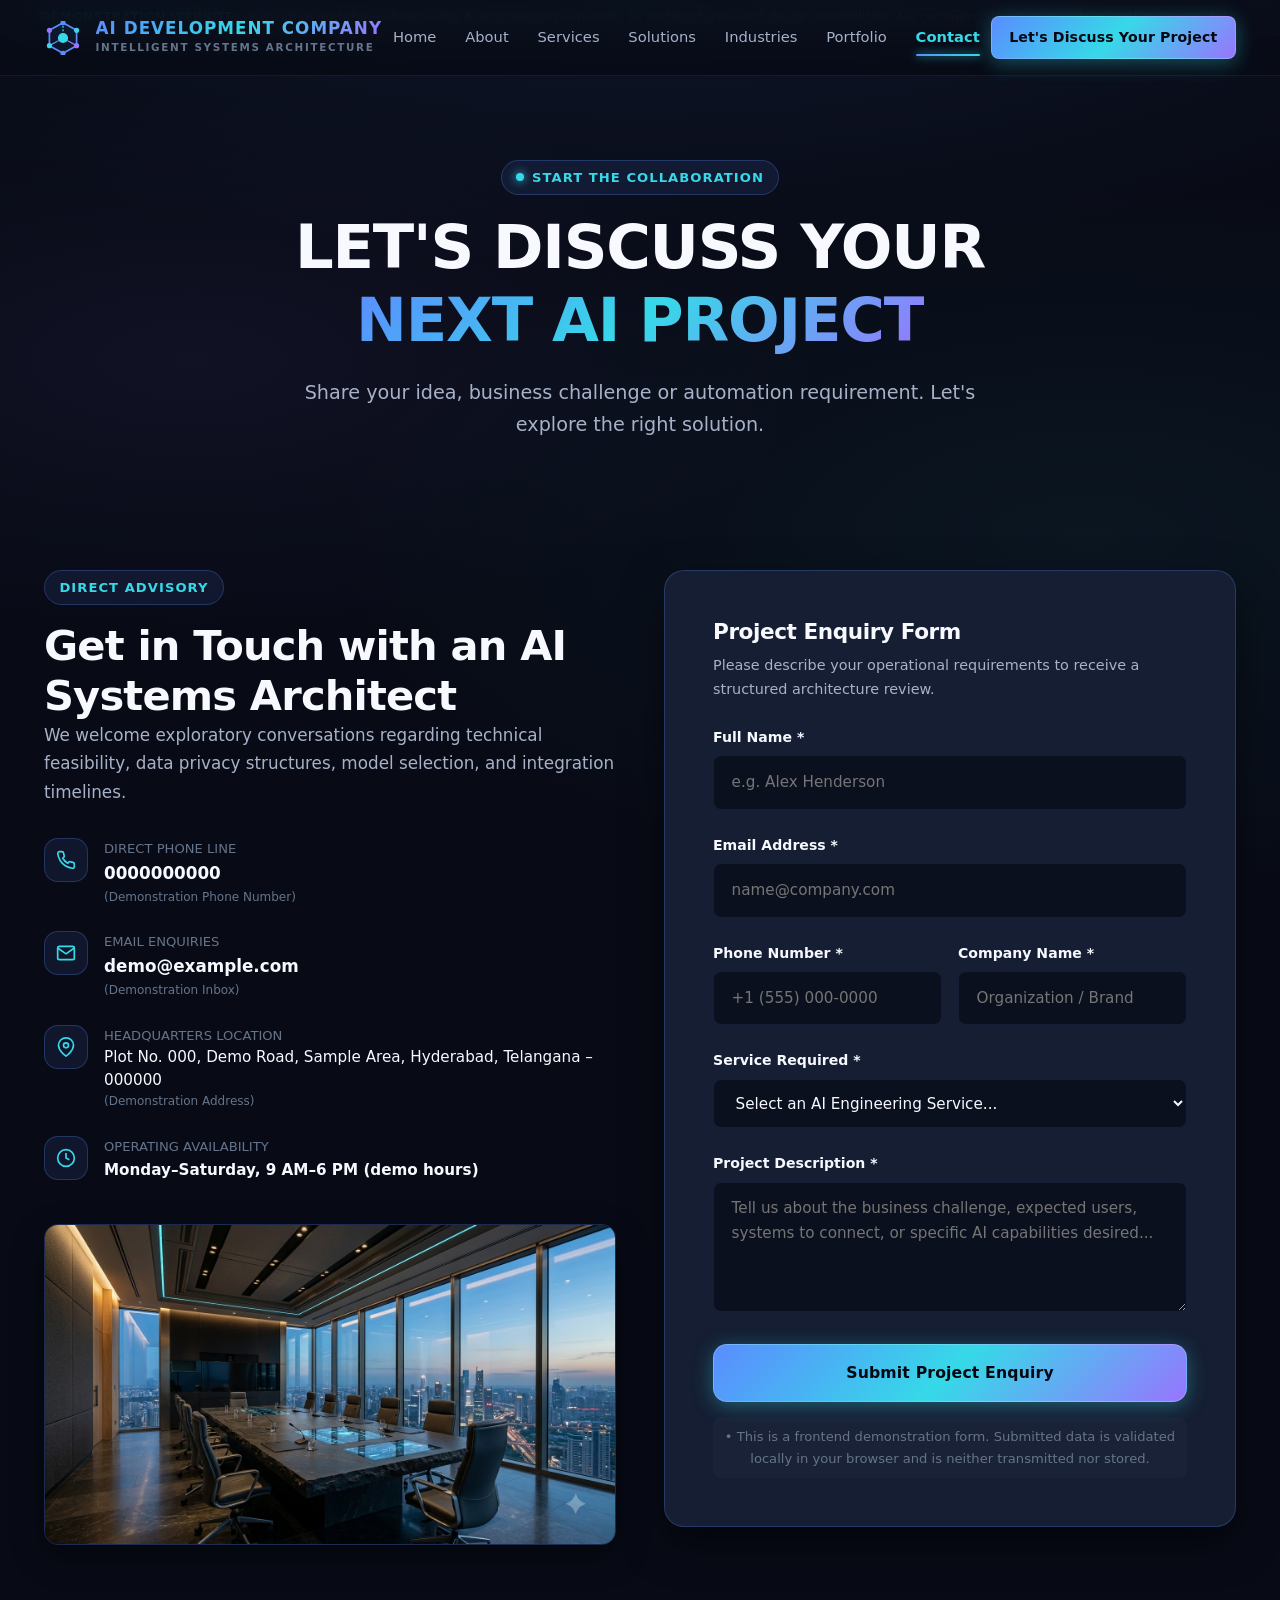
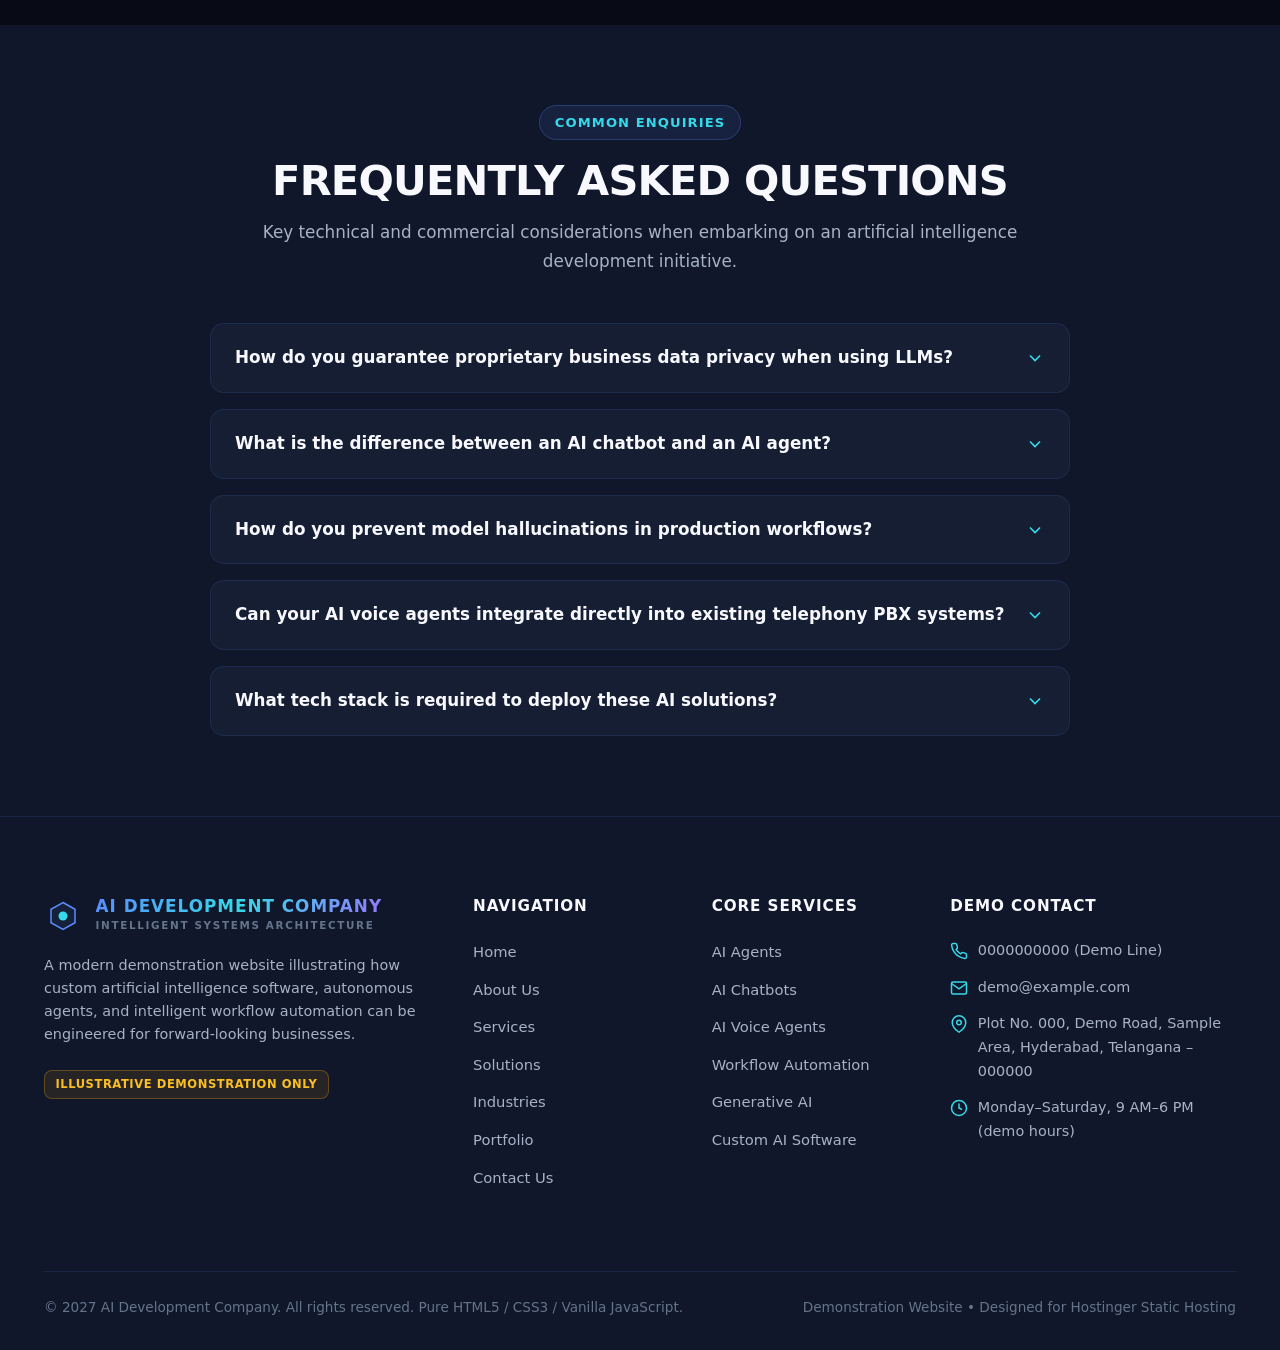
<file: contact.html>
<!DOCTYPE html>
<html lang="en">
<head>
  <meta charset="UTF-8">
  <meta name="viewport" content="width=device-width, initial-scale=1.0">
  <title>Contact & Project Enquiry — AI Development Company | Discuss Your AI Project</title>
  <meta name="description" content="Share your idea, business challenge or automation requirement. Connect with AI engineers to explore customized AI agents, chatbots, voice systems, and custom software.">
  <meta name="keywords" content="contact AI company, AI consultation, project enquiry, AI agent development enquiry, custom AI software consultation">
  <meta property="og:title" content="Contact & Project Enquiry — AI Development Company">
  <meta property="og:description" content="Let's discuss your next AI project. Frontend demonstration enquiry form and advisory contact.">
  <meta property="og:type" content="website">
  
  <link rel="stylesheet" href="css/styles.css">
  <link rel="stylesheet" href="css/mockups.css">
</head>
<body>

  <!-- Demo Disclaimer Banner -->
  <aside class="demo-banner">
    <strong>DEMONSTRATION WEBSITE:</strong> Illustrative prototype showcasing AI engineering concepts, UI architectures, and design capabilities. No commercial endorsements or real customer data.
  </aside>

  <!-- Sticky Site Navigation -->
  <header class="site-header">
    <div class="container nav-container">
      <a href="index.html" class="brand-logo" aria-label="AI Development Company Home">
        <div class="brand-symbol">
          <svg width="34" height="34" viewBox="0 0 40 40" fill="none" xmlns="http://www.w3.org/2000/svg">
            <polygon points="20,2 36,11 36,29 20,38 4,29 4,11" stroke="#5B8CFF" stroke-width="2" fill="rgba(91,140,255,0.08)"/>
            <circle cx="20" cy="20" r="6" fill="#36D9E8"/>
            <line x1="20" y1="2" x2="20" y2="14" stroke="#36D9E8" stroke-width="1.5" stroke-dasharray="2 2"/>
            <line x1="36" y1="29" x2="25" y2="23" stroke="#9775FF" stroke-width="1.5"/>
            <line x1="4" y1="29" x2="15" y2="23" stroke="#5B8CFF" stroke-width="1.5"/>
            <circle cx="20" cy="2" r="3" fill="#5B8CFF"/>
            <circle cx="36" cy="11" r="3" fill="#36D9E8"/>
            <circle cx="36" cy="29" r="3" fill="#9775FF"/>
            <circle cx="20" cy="38" r="3" fill="#5B8CFF"/>
            <circle cx="4" cy="29" r="3" fill="#36D9E8"/>
            <circle cx="4" cy="11" r="3" fill="#9775FF"/>
          </svg>
        </div>
        <div class="brand-text">
          <span class="brand-title">AI DEVELOPMENT COMPANY</span>
          <span class="brand-subtitle">Intelligent Systems Architecture</span>
        </div>
      </a>

      <nav class="nav-links" aria-label="Main Navigation">
        <a href="index.html" class="nav-link">Home</a>
        <a href="about.html" class="nav-link">About</a>
        <a href="services.html" class="nav-link">Services</a>
        <a href="solutions.html" class="nav-link">Solutions</a>
        <a href="industries.html" class="nav-link">Industries</a>
        <a href="portfolio.html" class="nav-link">Portfolio</a>
        <a href="contact.html" class="nav-link active">Contact</a>
      </nav>

      <div class="nav-actions">
        <a href="contact.html" class="btn btn-primary btn-sm">Let's Discuss Your Project</a>
        <button class="mobile-toggle" aria-label="Toggle mobile menu" aria-expanded="false">
          <span class="hamburger-line"></span>
          <span class="hamburger-line"></span>
          <span class="hamburger-line"></span>
        </button>
      </div>
    </div>
  </header>

  <!-- Mobile Navigation Drawer -->
  <div class="mobile-nav" aria-label="Mobile Navigation">
    <a href="index.html" class="nav-link">Home <span>&rarr;</span></a>
    <a href="about.html" class="nav-link">About <span>&rarr;</span></a>
    <a href="services.html" class="nav-link">Services <span>&rarr;</span></a>
    <a href="solutions.html" class="nav-link">Solutions <span>&rarr;</span></a>
    <a href="industries.html" class="nav-link">Industries <span>&rarr;</span></a>
    <a href="portfolio.html" class="nav-link">Portfolio <span>&rarr;</span></a>
    <a href="contact.html" class="nav-link active">Contact <span>&rarr;</span></a>
    <div class="mobile-nav-cta">
      <a href="contact.html" class="btn btn-primary" style="width: 100%;">Let's Discuss Your Project</a>
    </div>
  </div>

  <main id="main-content">
    <!-- Contact Hero -->
    <section class="section section-hero" style="min-height: 48vh;">
      <div class="container">
        <div class="section-header reveal" style="max-width: 860px;">
          <div class="eyebrow">
            <span class="eyebrow-pulse"></span>
            Start the Collaboration
          </div>
          <h1>LET'S DISCUSS YOUR <span class="text-gradient">NEXT AI PROJECT</span></h1>
          <p class="lead" style="margin-inline: auto; margin-top: 1.25rem;">
            Share your idea, business challenge or automation requirement. Let's explore the right solution.
          </p>
        </div>
      </div>
    </section>

    <!-- Contact & Form Section -->
    <section class="section" style="padding-top: 0;">
      <div class="container">
        <div class="grid-2" style="align-items: flex-start; gap: 3rem;">
          
          <!-- Contact Details Column -->
          <div class="reveal">
            <div class="eyebrow">Direct Advisory</div>
            <h2>Get in Touch with an AI Systems Architect</h2>
            <p style="margin-bottom: 2rem;">
              We welcome exploratory conversations regarding technical feasibility, data privacy structures, model selection, and integration timelines.
            </p>

            <div style="display: flex; flex-direction: column; gap: 1.5rem; margin-bottom: 2.5rem;">
              <div style="display: flex; gap: 1rem; align-items: flex-start;">
                <div class="card-icon" style="margin-bottom: 0; width: 44px; height: 44px; flex-shrink: 0;">
                  <svg width="20" height="20" viewBox="0 0 24 24" fill="none" stroke="currentColor" stroke-width="2"><path d="M22 16.92v3a2 2 0 0 1-2.18 2 19.79 19.79 0 0 1-8.63-3.07 19.5 19.5 0 0 1-6-6 19.79 19.79 0 0 1-3.07-8.67A2 2 0 0 1 4.11 2h3a2 2 0 0 1 2 1.72 12.84 12.84 0 0 0 .7 2.81 2 2 0 0 1-.45 2.11L8.09 9.91a16 16 0 0 0 6 6l1.27-1.27a2 2 0 0 1 2.11-.45 12.84 12.84 0 0 0 2.81.7A2 2 0 0 1 22 16.92z"/></svg>
                </div>
                <div>
                  <span style="display: block; font-size: 0.82rem; color: var(--text-muted); text-transform: uppercase;">Direct Phone Line</span>
                  <strong style="color: var(--text-primary); font-size: 1.05rem;">0000000000</strong>
                  <span style="display: block; font-size: 0.75rem; color: var(--text-muted);">(Demonstration Phone Number)</span>
                </div>
              </div>

              <div style="display: flex; gap: 1rem; align-items: flex-start;">
                <div class="card-icon" style="margin-bottom: 0; width: 44px; height: 44px; flex-shrink: 0;">
                  <svg width="20" height="20" viewBox="0 0 24 24" fill="none" stroke="currentColor" stroke-width="2"><path d="M4 4h16c1.1 0 2 .9 2 2v12c0 1.1-.9 2-2 2H4c-1.1 0-2-.9-2-2V6c0-1.1.9-2 2-2z"/><polyline points="22,6 12,13 2,6"/></svg>
                </div>
                <div>
                  <span style="display: block; font-size: 0.82rem; color: var(--text-muted); text-transform: uppercase;">Email Enquiries</span>
                  <strong style="color: var(--text-primary); font-size: 1.05rem;">demo@example.com</strong>
                  <span style="display: block; font-size: 0.75rem; color: var(--text-muted);">(Demonstration Inbox)</span>
                </div>
              </div>

              <div style="display: flex; gap: 1rem; align-items: flex-start;">
                <div class="card-icon" style="margin-bottom: 0; width: 44px; height: 44px; flex-shrink: 0;">
                  <svg width="20" height="20" viewBox="0 0 24 24" fill="none" stroke="currentColor" stroke-width="2"><path d="M21 10c0 7-9 13-9 13s-9-6-9-13a9 9 0 0 1 18 0z"/><circle cx="12" cy="10" r="3"/></svg>
                </div>
                <div>
                  <span style="display: block; font-size: 0.82rem; color: var(--text-muted); text-transform: uppercase;">Headquarters Location</span>
                  <span style="display: block; color: var(--text-primary); font-size: 0.95rem; line-height: 1.5;">Plot No. 000, Demo Road, Sample Area, Hyderabad, Telangana – 000000</span>
                  <span style="display: block; font-size: 0.75rem; color: var(--text-muted);">(Demonstration Address)</span>
                </div>
              </div>

              <div style="display: flex; gap: 1rem; align-items: flex-start;">
                <div class="card-icon" style="margin-bottom: 0; width: 44px; height: 44px; flex-shrink: 0;">
                  <svg width="20" height="20" viewBox="0 0 24 24" fill="none" stroke="currentColor" stroke-width="2"><circle cx="12" cy="12" r="10"/><polyline points="12 6 12 12 16 14"/></svg>
                </div>
                <div>
                  <span style="display: block; font-size: 0.82rem; color: var(--text-muted); text-transform: uppercase;">Operating Availability</span>
                  <strong style="color: var(--text-primary); font-size: 0.95rem;">Monday–Saturday, 9 AM–6 PM (demo hours)</strong>
                </div>
              </div>
            </div>

            <!-- Image 25: AI Consultation Lab -->
            <div>
              <img src="images/contact-ai-consultation-hq.jpg" alt="Executive AI Consultation Suite & Engineering Headquarters" class="site-image aspect-16-9" loading="lazy">
            </div>
          </div>

          <!-- Project Enquiry Form Column -->
          <div class="reveal">
            <div class="form-card">
              <h3 style="font-size: 1.35rem; margin-bottom: 0.5rem;">Project Enquiry Form</h3>
              <p style="font-size: 0.9rem; color: var(--text-secondary); margin-bottom: 1.5rem;">
                Please describe your operational requirements to receive a structured architecture review.
              </p>

              <!-- Success Message Box -->
              <div id="formSuccessAlert" class="form-alert form-alert-success" role="alert">
                <strong>&check; Enquiry Received (Demonstration Simulation):</strong><br>
                Thank you! Your simulated project submission has passed client-side validation. In a production environment, this triggers an automated email notification and creates a structured CRM ticket.
              </div>

              <form id="projectEnquiryForm" novalidate>
                <div class="form-group">
                  <label for="fullName" class="form-label">Full Name *</label>
                  <input type="text" id="fullName" name="fullName" class="form-control" placeholder="e.g. Alex Henderson" required>
                  <span class="form-error">Please enter your full name (minimum 2 characters).</span>
                </div>

                <div class="form-group">
                  <label for="email" class="form-label">Email Address *</label>
                  <input type="email" id="email" name="email" class="form-control" placeholder="name@company.com" required>
                  <span class="form-error">Please enter a valid email address.</span>
                </div>

                <div class="grid-2" style="gap: 1rem; margin-bottom: 0;">
                  <div class="form-group">
                    <label for="phone" class="form-label">Phone Number *</label>
                    <input type="tel" id="phone" name="phone" class="form-control" placeholder="+1 (555) 000-0000" required>
                    <span class="form-error">Please enter a valid phone number.</span>
                  </div>

                  <div class="form-group">
                    <label for="companyName" class="form-label">Company Name *</label>
                    <input type="text" id="companyName" name="companyName" class="form-control" placeholder="Organization / Brand" required>
                    <span class="form-error">Please enter your company or organization name.</span>
                  </div>
                </div>

                <div class="form-group">
                  <label for="service" class="form-label">Service Required *</label>
                  <select id="service" name="service" class="form-control" required>
                    <option value="" disabled selected>Select an AI Engineering Service...</option>
                    <option value="AI Agent Development">AI Agent Development</option>
                    <option value="AI Chatbot Development">AI Chatbot Development</option>
                    <option value="AI Voice Agent Development">AI Voice Agent Development</option>
                    <option value="AI Workflow Automation">AI Workflow Automation</option>
                    <option value="Generative AI">Generative AI</option>
                    <option value="Custom AI Application">Custom AI Application</option>
                    <option value="Other">Other</option>
                  </select>
                  <span class="form-error">Please select the service required.</span>
                </div>

                <div class="form-group">
                  <label for="projectDescription" class="form-label">Project Description *</label>
                  <textarea id="projectDescription" name="projectDescription" class="form-control" placeholder="Tell us about the business challenge, expected users, systems to connect, or specific AI capabilities desired..." required></textarea>
                  <span class="form-error">Please provide a brief project description (at least 10 characters).</span>
                </div>

                <button type="submit" class="btn btn-primary" style="width: 100%; padding: 0.95rem;">
                  Submit Project Enquiry
                </button>

                <div class="form-demo-notice">
                  &bull; This is a frontend demonstration form. Submitted data is validated locally in your browser and is neither transmitted nor stored.
                </div>
              </form>
            </div>
          </div>
        </div>
      </div>
    </section>

    <!-- FAQ Accordion Section (Section 11 Requirement) -->
    <section class="section" style="background: var(--bg-secondary);">
      <div class="container">
        <div class="section-header reveal">
          <div class="eyebrow">Common Enquiries</div>
          <h2>FREQUENTLY ASKED QUESTIONS</h2>
          <p>Key technical and commercial considerations when embarking on an artificial intelligence development initiative.</p>
        </div>

        <div class="faq-list reveal">
          <!-- FAQ 1 -->
          <div class="faq-item">
            <button class="faq-trigger" aria-expanded="false">
              <span>How do you guarantee proprietary business data privacy when using LLMs?</span>
              <svg class="faq-chevron" viewBox="0 0 24 24" fill="none" stroke="currentColor" stroke-width="2"><polyline points="6 9 12 15 18 9"/></svg>
            </button>
            <div class="faq-panel">
              <div class="faq-body">
                We implement zero-data-retention APIs and self-hosted private cloud instances (AWS Bedrock, Azure OpenAI with customer managed keys, or private open-weights deployments like Llama 3 on dedicated virtual private clouds). Your proprietary company documents and client exchanges are never utilized to train third-party foundation models.
              </div>
            </div>
          </div>

          <!-- FAQ 2 -->
          <div class="faq-item">
            <button class="faq-trigger" aria-expanded="false">
              <span>What is the difference between an AI chatbot and an AI agent?</span>
              <svg class="faq-chevron" viewBox="0 0 24 24" fill="none" stroke="currentColor" stroke-width="2"><polyline points="6 9 12 15 18 9"/></svg>
            </button>
            <div class="faq-panel">
              <div class="faq-body">
                A chatbot primarily responds to conversational inputs using indexed text. An AI agent, by contrast, has goal orientation and tool access: it can autonomously plan multi-step actions, execute API calls, query SQL databases, verify calculation outputs, and loop through error states until its target condition is satisfied.
              </div>
            </div>
          </div>

          <!-- FAQ 3 -->
          <div class="faq-item">
            <button class="faq-trigger" aria-expanded="false">
              <span>How do you prevent model hallucinations in production workflows?</span>
              <svg class="faq-chevron" viewBox="0 0 24 24" fill="none" stroke="currentColor" stroke-width="2"><polyline points="6 9 12 15 18 9"/></svg>
            </button>
            <div class="faq-panel">
              <div class="faq-body">
                We combine hybrid dense-sparse Retrieval-Augmented Generation (RAG) with strict negative constraints ("answer only if explicitly supported by citations"), deterministic regex/JSON schema validators, and output guardrails. When uncertainty thresholds exceed defined tolerances, the agent gracefully defers or requests human verification.
              </div>
            </div>
          </div>

          <!-- FAQ 4 -->
          <div class="faq-item">
            <button class="faq-trigger" aria-expanded="false">
              <span>Can your AI voice agents integrate directly into existing telephony PBX systems?</span>
              <svg class="faq-chevron" viewBox="0 0 24 24" fill="none" stroke="currentColor" stroke-width="2"><polyline points="6 9 12 15 18 9"/></svg>
            </button>
            <div class="faq-panel">
              <div class="faq-body">
                Yes. Our voice agents interface via standard SIP trunking, WebRTC gateways, and telephony APIs such as Twilio, Telnyx, or standard corporate VoIP providers, enabling direct call forwarding, outbound dialing, and warm agent transfers.
              </div>
            </div>
          </div>

          <!-- FAQ 5 -->
          <div class="faq-item">
            <button class="faq-trigger" aria-expanded="false">
              <span>What tech stack is required to deploy these AI solutions?</span>
              <svg class="faq-chevron" viewBox="0 0 24 24" fill="none" stroke="currentColor" stroke-width="2"><polyline points="6 9 12 15 18 9"/></svg>
            </button>
            <div class="faq-panel">
              <div class="faq-body">
                Our frontends operate cleanly across static hosting, CDN edges, and modern web environments without heavy framework dependencies. Backend agent orchestrations run within containerized microservices (FastAPI / Node / Docker), interfacing with vector indices (pgvector, Pinecone, Qdrant) and your designated cloud host.
              </div>
            </div>
          </div>
        </div>
      </div>
    </section>
  </main>

  <!-- Global Footer -->
  <footer class="site-footer">
    <div class="container">
      <div class="footer-grid">
        <div>
          <a href="index.html" class="brand-logo" style="margin-bottom: 1.2rem;">
            <div class="brand-symbol">
              <svg width="30" height="30" viewBox="0 0 40 40" fill="none" xmlns="http://www.w3.org/2000/svg">
                <polygon points="20,2 36,11 36,29 20,38 4,29 4,11" stroke="#5B8CFF" stroke-width="2" fill="rgba(91,140,255,0.08)"/>
                <circle cx="20" cy="20" r="6" fill="#36D9E8"/>
              </svg>
            </div>
            <div class="brand-text">
              <span class="brand-title">AI DEVELOPMENT COMPANY</span>
              <span class="brand-subtitle">Intelligent Systems Architecture</span>
            </div>
          </a>
          <p style="font-size: 0.9rem; color: var(--text-secondary); line-height: 1.6; margin-bottom: 1.5rem;">
            A modern demonstration website illustrating how custom artificial intelligence software, autonomous agents, and intelligent workflow automation can be engineered for forward-looking businesses.
          </p>
          <div class="demo-disclaimer-pill">Illustrative Demonstration Only</div>
        </div>

        <div>
          <h4 class="footer-col-title">Navigation</h4>
          <ul class="footer-links">
            <li><a href="index.html">Home</a></li>
            <li><a href="about.html">About Us</a></li>
            <li><a href="services.html">Services</a></li>
            <li><a href="solutions.html">Solutions</a></li>
            <li><a href="industries.html">Industries</a></li>
            <li><a href="portfolio.html">Portfolio</a></li>
            <li><a href="contact.html">Contact Us</a></li>
          </ul>
        </div>

        <div>
          <h4 class="footer-col-title">Core Services</h4>
          <ul class="footer-links">
            <li><a href="services.html#agents">AI Agents</a></li>
            <li><a href="services.html#chatbots">AI Chatbots</a></li>
            <li><a href="services.html#voice">AI Voice Agents</a></li>
            <li><a href="services.html#workflow">Workflow Automation</a></li>
            <li><a href="services.html#generative">Generative AI</a></li>
            <li><a href="services.html#custom">Custom AI Software</a></li>
          </ul>
        </div>

        <div>
          <h4 class="footer-col-title">Demo Contact</h4>
          <div class="footer-contact-list">
            <div class="footer-contact-item">
              <svg width="18" height="18" viewBox="0 0 24 24" fill="none" stroke="currentColor" stroke-width="2"><path d="M22 16.92v3a2 2 0 0 1-2.18 2 19.79 19.79 0 0 1-8.63-3.07 19.5 19.5 0 0 1-6-6 19.79 19.79 0 0 1-3.07-8.67A2 2 0 0 1 4.11 2h3a2 2 0 0 1 2 1.72 12.84 12.84 0 0 0 .7 2.81 2 2 0 0 1-.45 2.11L8.09 9.91a16 16 0 0 0 6 6l1.27-1.27a2 2 0 0 1 2.11-.45 12.84 12.84 0 0 0 2.81.7A2 2 0 0 1 22 16.92z"/></svg>
              <span>0000000000 (Demo Line)</span>
            </div>
            <div class="footer-contact-item">
              <svg width="18" height="18" viewBox="0 0 24 24" fill="none" stroke="currentColor" stroke-width="2"><path d="M4 4h16c1.1 0 2 .9 2 2v12c0 1.1-.9 2-2 2H4c-1.1 0-2-.9-2-2V6c0-1.1.9-2 2-2z"/><polyline points="22,6 12,13 2,6"/></svg>
              <span>demo@example.com</span>
            </div>
            <div class="footer-contact-item">
              <svg width="18" height="18" viewBox="0 0 24 24" fill="none" stroke="currentColor" stroke-width="2"><path d="M21 10c0 7-9 13-9 13s-9-6-9-13a9 9 0 0 1 18 0z"/><circle cx="12" cy="10" r="3"/></svg>
              <span>Plot No. 000, Demo Road, Sample Area, Hyderabad, Telangana – 000000</span>
            </div>
            <div class="footer-contact-item">
              <svg width="18" height="18" viewBox="0 0 24 24" fill="none" stroke="currentColor" stroke-width="2"><circle cx="12" cy="12" r="10"/><polyline points="12 6 12 12 16 14"/></svg>
              <span>Monday–Saturday, 9 AM–6 PM (demo hours)</span>
            </div>
          </div>
        </div>
      </div>

      <div class="footer-bottom">
        <span>&copy; 2027 AI Development Company. All rights reserved. Pure HTML5 / CSS3 / Vanilla JavaScript.</span>
        <span>Demonstration Website &bull; Designed for Hostinger Static Hosting</span>
      </div>
    </div>
  </footer>

  <!-- Floating Back to Top Button -->
  <button class="back-to-top" aria-label="Back to top of page">
    <svg width="20" height="20" viewBox="0 0 24 24" fill="none" stroke="currentColor" stroke-width="2.5"><polyline points="18 15 12 9 6 15"/></svg>
  </button>

  <script src="js/main.js"></script>
</body>
</html>
</file>
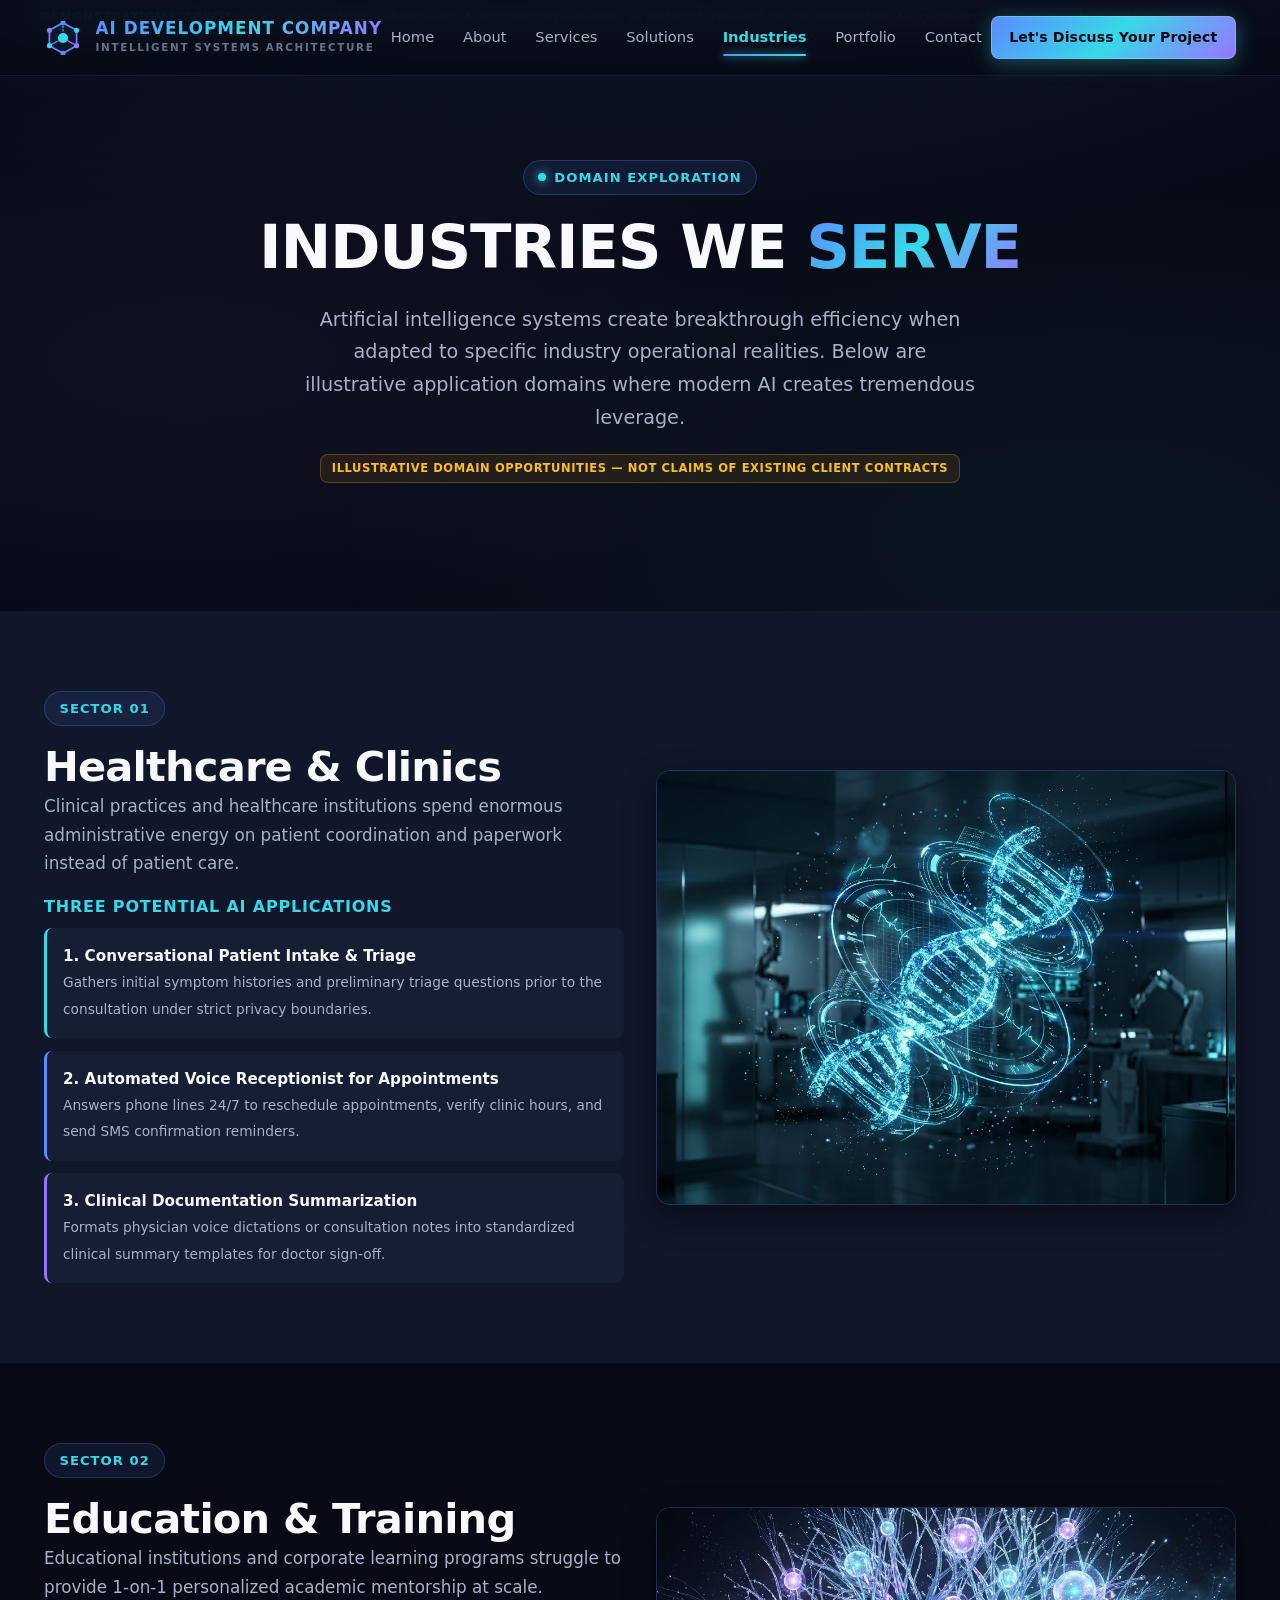
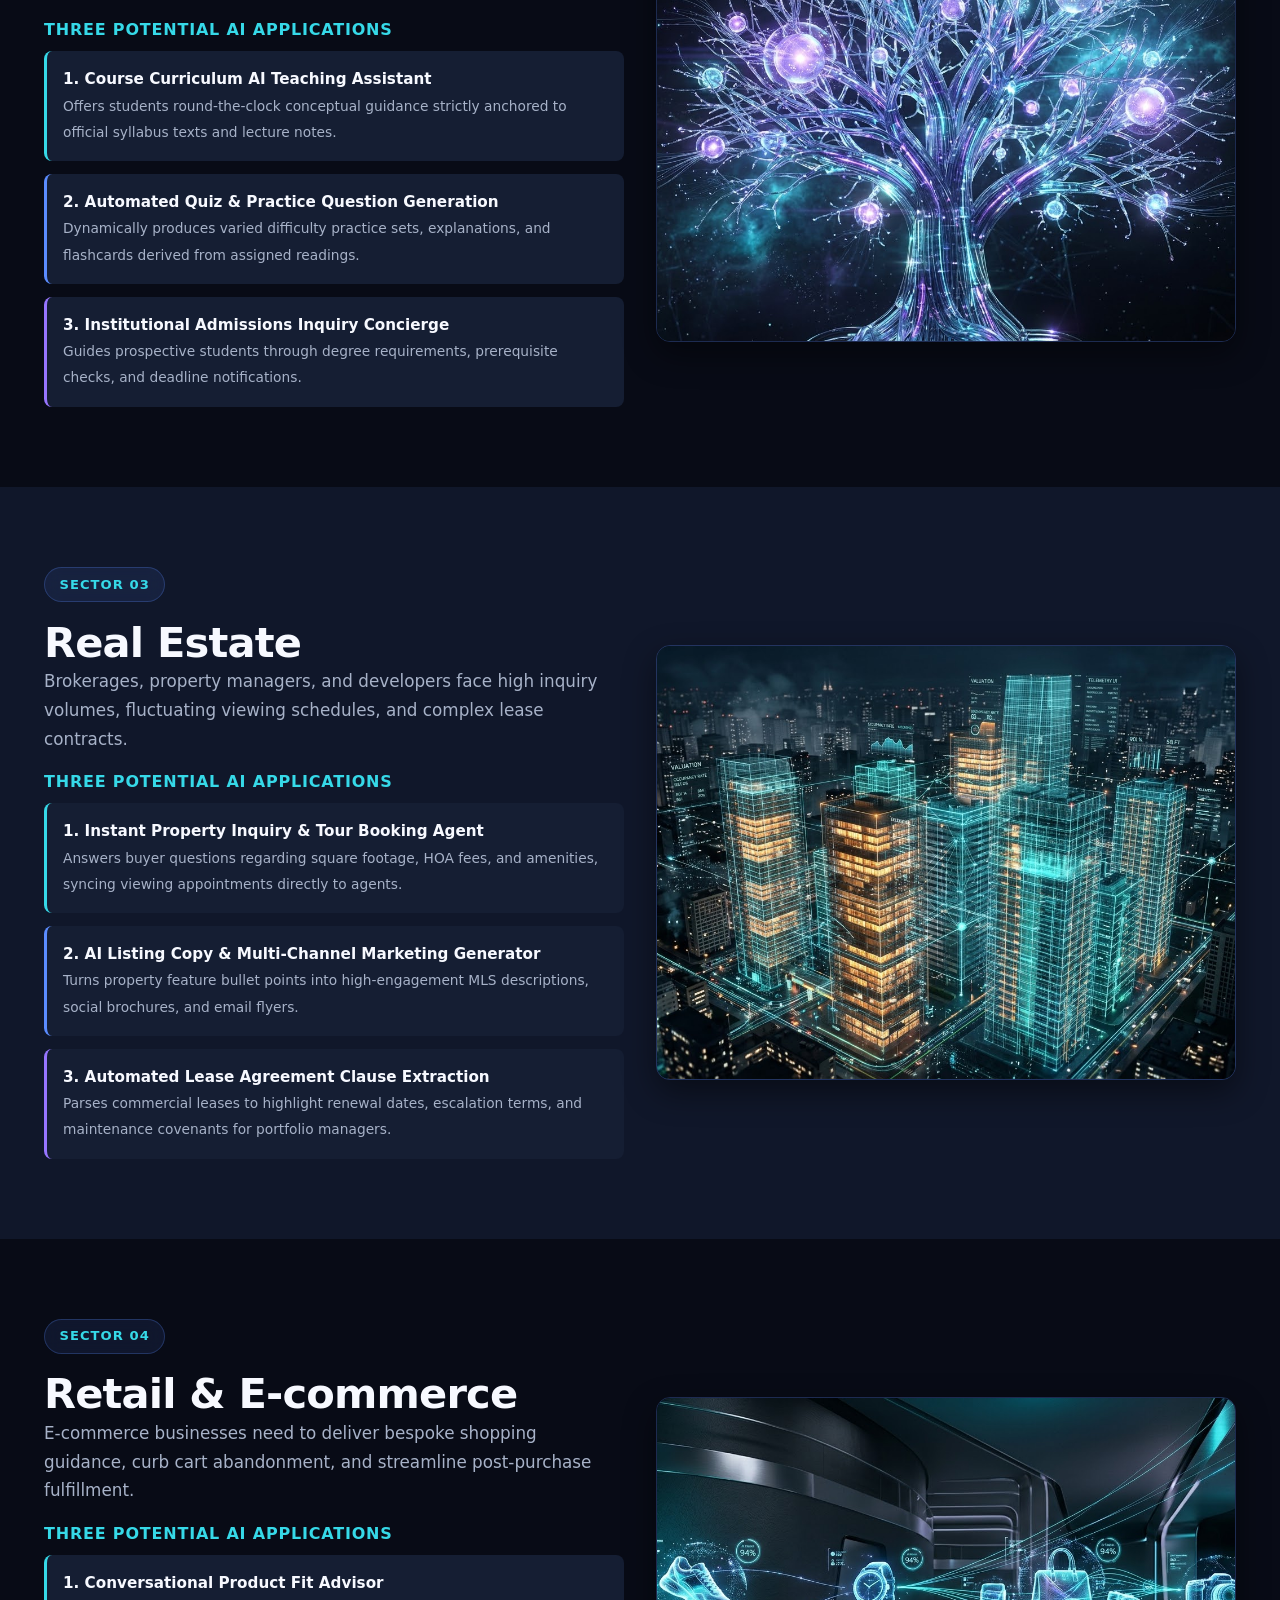
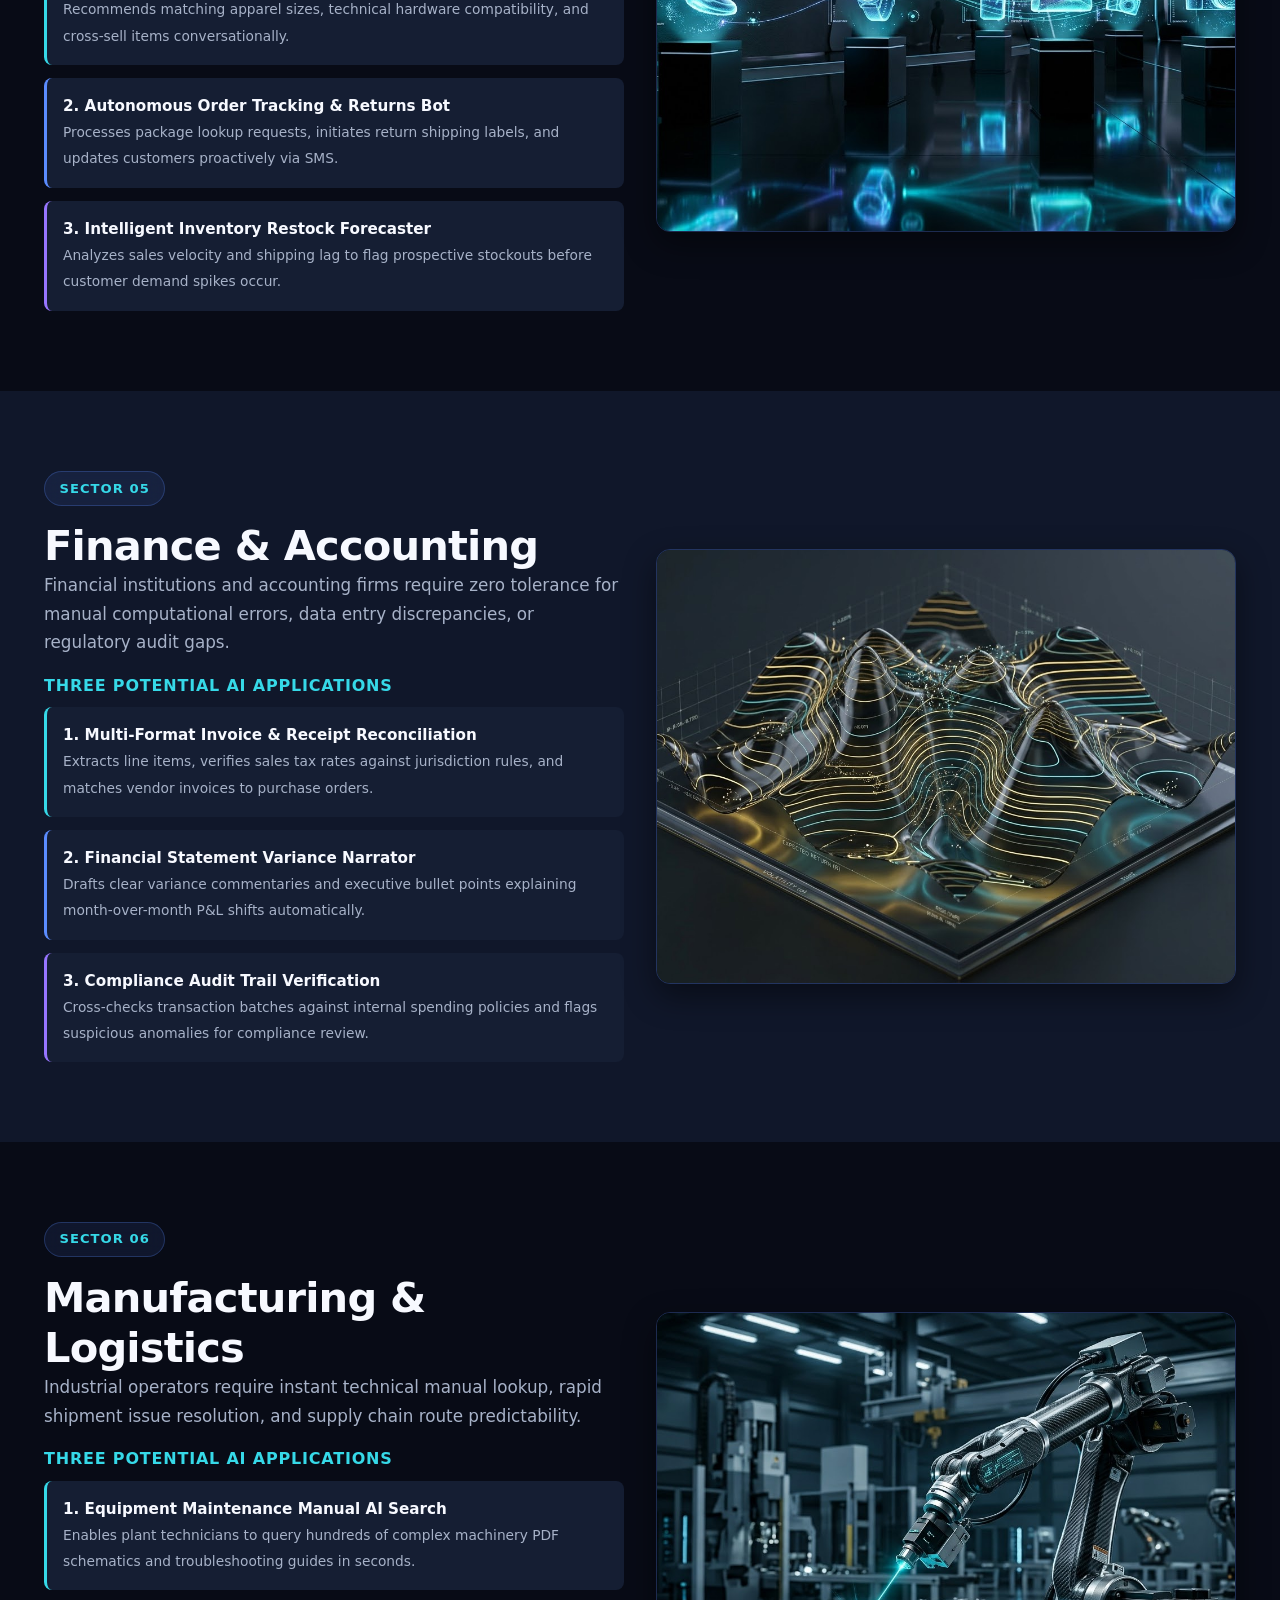
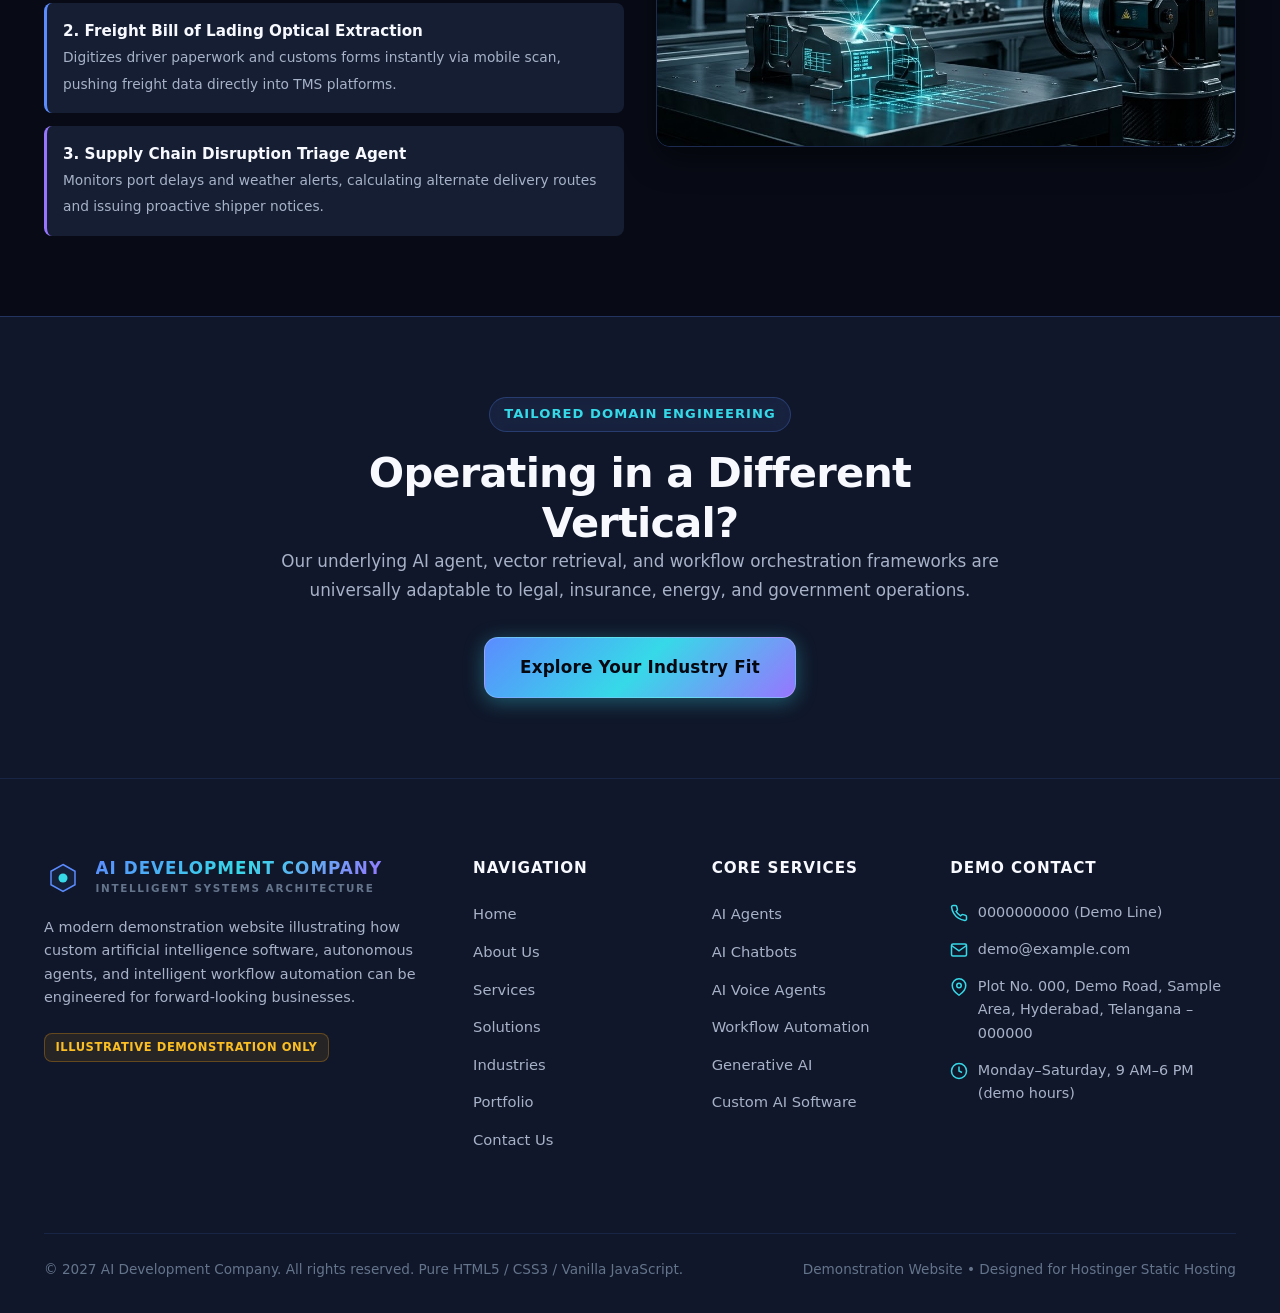
<file: industries.html>
<!DOCTYPE html>
<html lang="en">
<head>
  <meta charset="UTF-8">
  <meta name="viewport" content="width=device-width, initial-scale=1.0">
  <title>Industries We Serve — AI Development Company | Potential Enterprise AI Use Cases</title>
  <meta name="description" content="Discover illustrative AI applications across healthcare, education, real estate, e-commerce, finance, and manufacturing. Explore prospective AI transformation opportunities.">
  <meta name="keywords" content="AI for healthcare, AI for education, AI real estate, AI ecommerce, AI finance, AI manufacturing, vertical AI solutions">
  <meta property="og:title" content="Industries We Serve — AI Development Company">
  <meta property="og:description" content="Explore prospective AI use cases across primary global industry verticals.">
  <meta property="og:type" content="website">
  
  <link rel="stylesheet" href="css/styles.css">
  <link rel="stylesheet" href="css/mockups.css">
</head>
<body>

  <!-- Demo Disclaimer Banner -->
  <aside class="demo-banner">
    <strong>DEMONSTRATION WEBSITE:</strong> Illustrative prototype showcasing AI engineering concepts, UI architectures, and design capabilities. No commercial endorsements or real customer data.
  </aside>

  <!-- Sticky Site Navigation -->
  <header class="site-header">
    <div class="container nav-container">
      <a href="index.html" class="brand-logo" aria-label="AI Development Company Home">
        <div class="brand-symbol">
          <svg width="34" height="34" viewBox="0 0 40 40" fill="none" xmlns="http://www.w3.org/2000/svg">
            <polygon points="20,2 36,11 36,29 20,38 4,29 4,11" stroke="#5B8CFF" stroke-width="2" fill="rgba(91,140,255,0.08)"/>
            <circle cx="20" cy="20" r="6" fill="#36D9E8"/>
            <line x1="20" y1="2" x2="20" y2="14" stroke="#36D9E8" stroke-width="1.5" stroke-dasharray="2 2"/>
            <line x1="36" y1="29" x2="25" y2="23" stroke="#9775FF" stroke-width="1.5"/>
            <line x1="4" y1="29" x2="15" y2="23" stroke="#5B8CFF" stroke-width="1.5"/>
            <circle cx="20" cy="2" r="3" fill="#5B8CFF"/>
            <circle cx="36" cy="11" r="3" fill="#36D9E8"/>
            <circle cx="36" cy="29" r="3" fill="#9775FF"/>
            <circle cx="20" cy="38" r="3" fill="#5B8CFF"/>
            <circle cx="4" cy="29" r="3" fill="#36D9E8"/>
            <circle cx="4" cy="11" r="3" fill="#9775FF"/>
          </svg>
        </div>
        <div class="brand-text">
          <span class="brand-title">AI DEVELOPMENT COMPANY</span>
          <span class="brand-subtitle">Intelligent Systems Architecture</span>
        </div>
      </a>

      <nav class="nav-links" aria-label="Main Navigation">
        <a href="index.html" class="nav-link">Home</a>
        <a href="about.html" class="nav-link">About</a>
        <a href="services.html" class="nav-link">Services</a>
        <a href="solutions.html" class="nav-link">Solutions</a>
        <a href="industries.html" class="nav-link active">Industries</a>
        <a href="portfolio.html" class="nav-link">Portfolio</a>
        <a href="contact.html" class="nav-link">Contact</a>
      </nav>

      <div class="nav-actions">
        <a href="contact.html" class="btn btn-primary btn-sm">Let's Discuss Your Project</a>
        <button class="mobile-toggle" aria-label="Toggle mobile menu" aria-expanded="false">
          <span class="hamburger-line"></span>
          <span class="hamburger-line"></span>
          <span class="hamburger-line"></span>
        </button>
      </div>
    </div>
  </header>

  <!-- Mobile Navigation Drawer -->
  <div class="mobile-nav" aria-label="Mobile Navigation">
    <a href="index.html" class="nav-link">Home <span>&rarr;</span></a>
    <a href="about.html" class="nav-link">About <span>&rarr;</span></a>
    <a href="services.html" class="nav-link">Services <span>&rarr;</span></a>
    <a href="solutions.html" class="nav-link">Solutions <span>&rarr;</span></a>
    <a href="industries.html" class="nav-link active">Industries <span>&rarr;</span></a>
    <a href="portfolio.html" class="nav-link">Portfolio <span>&rarr;</span></a>
    <a href="contact.html" class="nav-link">Contact <span>&rarr;</span></a>
    <div class="mobile-nav-cta">
      <a href="contact.html" class="btn btn-primary" style="width: 100%;">Let's Discuss Your Project</a>
    </div>
  </div>

  <main id="main-content">
    <!-- Industries Hero -->
    <section class="section section-hero" style="min-height: 50vh;">
      <div class="container">
        <div class="section-header reveal" style="max-width: 880px;">
          <div class="eyebrow">
            <span class="eyebrow-pulse"></span>
            Domain Exploration
          </div>
          <h1>INDUSTRIES WE <span class="text-gradient">SERVE</span></h1>
          <p class="lead" style="margin-inline: auto; margin-top: 1.25rem;">
            Artificial intelligence systems create breakthrough efficiency when adapted to specific industry operational realities. Below are illustrative application domains where modern AI creates tremendous leverage.
          </p>
          <div style="margin-top: 1.25rem;">
            <span class="demo-disclaimer-pill">Illustrative Domain Opportunities — Not Claims of Existing Client Contracts</span>
          </div>
        </div>
      </div>
    </section>

    <!-- Industry 1: Healthcare & Clinics -->
    <section id="healthcare" class="section" style="background: var(--bg-secondary);">
      <div class="container">
        <div class="grid-2" style="align-items: center;">
          <div class="reveal">
            <div class="eyebrow">Sector 01</div>
            <h2>Healthcare &amp; Clinics</h2>
            <p style="margin-bottom: 1.2rem;">
              Clinical practices and healthcare institutions spend enormous administrative energy on patient coordination and paperwork instead of patient care.
            </p>

            <h4 style="font-size: 1rem; color: var(--accent-cyan); margin-bottom: 0.75rem; text-transform: uppercase; letter-spacing: 0.05em;">Three Potential AI Applications</h4>
            <div style="display: flex; flex-direction: column; gap: 0.8rem;">
              <div style="background: var(--bg-card); padding: 1rem; border-radius: var(--radius-sm); border-left: 3px solid var(--accent-cyan);">
                <strong style="color: var(--text-primary); font-size: 0.95rem; display: block;">1. Conversational Patient Intake &amp; Triage</strong>
                <span style="font-size: 0.86rem; color: var(--text-secondary);">Gathers initial symptom histories and preliminary triage questions prior to the consultation under strict privacy boundaries.</span>
              </div>
              <div style="background: var(--bg-card); padding: 1rem; border-radius: var(--radius-sm); border-left: 3px solid var(--accent-blue);">
                <strong style="color: var(--text-primary); font-size: 0.95rem; display: block;">2. Automated Voice Receptionist for Appointments</strong>
                <span style="font-size: 0.86rem; color: var(--text-secondary);">Answers phone lines 24/7 to reschedule appointments, verify clinic hours, and send SMS confirmation reminders.</span>
              </div>
              <div style="background: var(--bg-card); padding: 1rem; border-radius: var(--radius-sm); border-left: 3px solid var(--accent-violet);">
                <strong style="color: var(--text-primary); font-size: 0.95rem; display: block;">3. Clinical Documentation Summarization</strong>
                <span style="font-size: 0.86rem; color: var(--text-secondary);">Formats physician voice dictations or consultation notes into standardized clinical summary templates for doctor sign-off.</span>
              </div>
            </div>
          </div>

          <!-- Image 15: Healthcare -->
          <div class="reveal">
            <img src="images/industry-healthcare-diagnostics.jpg" alt="Healthcare & Clinical AI Diagnostics Architecture" class="site-image aspect-4-3" loading="lazy">
          </div>
        </div>
      </div>
    </section>

    <!-- Industry 2: Education & Training -->
    <section id="education" class="section">
      <div class="container">
        <div class="grid-2" style="align-items: center;">
          <!-- Image 16: Education -->
          <div class="reveal" style="order: 2;">
            <img src="images/industry-adaptive-education.jpg" alt="Adaptive AI Education & Intelligent Learning Systems" class="site-image aspect-4-3" loading="lazy">
          </div>

          <div class="reveal" style="order: 1;">
            <div class="eyebrow">Sector 02</div>
            <h2>Education &amp; Training</h2>
            <p style="margin-bottom: 1.2rem;">
              Educational institutions and corporate learning programs struggle to provide 1-on-1 personalized academic mentorship at scale.
            </p>

            <h4 style="font-size: 1rem; color: var(--accent-cyan); margin-bottom: 0.75rem; text-transform: uppercase; letter-spacing: 0.05em;">Three Potential AI Applications</h4>
            <div style="display: flex; flex-direction: column; gap: 0.8rem;">
              <div style="background: var(--bg-card); padding: 1rem; border-radius: var(--radius-sm); border-left: 3px solid var(--accent-cyan);">
                <strong style="color: var(--text-primary); font-size: 0.95rem; display: block;">1. Course Curriculum AI Teaching Assistant</strong>
                <span style="font-size: 0.86rem; color: var(--text-secondary);">Offers students round-the-clock conceptual guidance strictly anchored to official syllabus texts and lecture notes.</span>
              </div>
              <div style="background: var(--bg-card); padding: 1rem; border-radius: var(--radius-sm); border-left: 3px solid var(--accent-blue);">
                <strong style="color: var(--text-primary); font-size: 0.95rem; display: block;">2. Automated Quiz &amp; Practice Question Generation</strong>
                <span style="font-size: 0.86rem; color: var(--text-secondary);">Dynamically produces varied difficulty practice sets, explanations, and flashcards derived from assigned readings.</span>
              </div>
              <div style="background: var(--bg-card); padding: 1rem; border-radius: var(--radius-sm); border-left: 3px solid var(--accent-violet);">
                <strong style="color: var(--text-primary); font-size: 0.95rem; display: block;">3. Institutional Admissions Inquiry Concierge</strong>
                <span style="font-size: 0.86rem; color: var(--text-secondary);">Guides prospective students through degree requirements, prerequisite checks, and deadline notifications.</span>
              </div>
            </div>
          </div>
        </div>
      </div>
    </section>

    <!-- Industry 3: Real Estate -->
    <section id="realestate" class="section" style="background: var(--bg-secondary);">
      <div class="container">
        <div class="grid-2" style="align-items: center;">
          <div class="reveal">
            <div class="eyebrow">Sector 03</div>
            <h2>Real Estate</h2>
            <p style="margin-bottom: 1.2rem;">
              Brokerages, property managers, and developers face high inquiry volumes, fluctuating viewing schedules, and complex lease contracts.
            </p>

            <h4 style="font-size: 1rem; color: var(--accent-cyan); margin-bottom: 0.75rem; text-transform: uppercase; letter-spacing: 0.05em;">Three Potential AI Applications</h4>
            <div style="display: flex; flex-direction: column; gap: 0.8rem;">
              <div style="background: var(--bg-card); padding: 1rem; border-radius: var(--radius-sm); border-left: 3px solid var(--accent-cyan);">
                <strong style="color: var(--text-primary); font-size: 0.95rem; display: block;">1. Instant Property Inquiry &amp; Tour Booking Agent</strong>
                <span style="font-size: 0.86rem; color: var(--text-secondary);">Answers buyer questions regarding square footage, HOA fees, and amenities, syncing viewing appointments directly to agents.</span>
              </div>
              <div style="background: var(--bg-card); padding: 1rem; border-radius: var(--radius-sm); border-left: 3px solid var(--accent-blue);">
                <strong style="color: var(--text-primary); font-size: 0.95rem; display: block;">2. AI Listing Copy &amp; Multi-Channel Marketing Generator</strong>
                <span style="font-size: 0.86rem; color: var(--text-secondary);">Turns property feature bullet points into high-engagement MLS descriptions, social brochures, and email flyers.</span>
              </div>
              <div style="background: var(--bg-card); padding: 1rem; border-radius: var(--radius-sm); border-left: 3px solid var(--accent-violet);">
                <strong style="color: var(--text-primary); font-size: 0.95rem; display: block;">3. Automated Lease Agreement Clause Extraction</strong>
                <span style="font-size: 0.86rem; color: var(--text-secondary);">Parses commercial leases to highlight renewal dates, escalation terms, and maintenance covenants for portfolio managers.</span>
              </div>
            </div>
          </div>

          <!-- Image 17: Real Estate -->
          <div class="reveal">
            <img src="images/industry-real-estate-analytics.jpg" alt="Real Estate AI Analytics and Architectural Digital Twin Simulation" class="site-image aspect-4-3" loading="lazy">
          </div>
        </div>
      </div>
    </section>

    <!-- Industry 4: Retail & E-commerce -->
    <section id="ecommerce" class="section">
      <div class="container">
        <div class="grid-2" style="align-items: center;">
          <!-- Image 18: Retail & E-commerce -->
          <div class="reveal" style="order: 2;">
            <img src="images/industry-retail-recommendation.jpg" alt="Retail & E-commerce AI Recommendation Systems" class="site-image aspect-4-3" loading="lazy">
          </div>

          <div class="reveal" style="order: 1;">
            <div class="eyebrow">Sector 04</div>
            <h2>Retail &amp; E-commerce</h2>
            <p style="margin-bottom: 1.2rem;">
              E-commerce businesses need to deliver bespoke shopping guidance, curb cart abandonment, and streamline post-purchase fulfillment.
            </p>

            <h4 style="font-size: 1rem; color: var(--accent-cyan); margin-bottom: 0.75rem; text-transform: uppercase; letter-spacing: 0.05em;">Three Potential AI Applications</h4>
            <div style="display: flex; flex-direction: column; gap: 0.8rem;">
              <div style="background: var(--bg-card); padding: 1rem; border-radius: var(--radius-sm); border-left: 3px solid var(--accent-cyan);">
                <strong style="color: var(--text-primary); font-size: 0.95rem; display: block;">1. Conversational Product Fit Advisor</strong>
                <span style="font-size: 0.86rem; color: var(--text-secondary);">Recommends matching apparel sizes, technical hardware compatibility, and cross-sell items conversationally.</span>
              </div>
              <div style="background: var(--bg-card); padding: 1rem; border-radius: var(--radius-sm); border-left: 3px solid var(--accent-blue);">
                <strong style="color: var(--text-primary); font-size: 0.95rem; display: block;">2. Autonomous Order Tracking &amp; Returns Bot</strong>
                <span style="font-size: 0.86rem; color: var(--text-secondary);">Processes package lookup requests, initiates return shipping labels, and updates customers proactively via SMS.</span>
              </div>
              <div style="background: var(--bg-card); padding: 1rem; border-radius: var(--radius-sm); border-left: 3px solid var(--accent-violet);">
                <strong style="color: var(--text-primary); font-size: 0.95rem; display: block;">3. Intelligent Inventory Restock Forecaster</strong>
                <span style="font-size: 0.86rem; color: var(--text-secondary);">Analyzes sales velocity and shipping lag to flag prospective stockouts before customer demand spikes occur.</span>
              </div>
            </div>
          </div>
        </div>
      </div>
    </section>

    <!-- Industry 5: Finance & Accounting -->
    <section id="finance" class="section" style="background: var(--bg-secondary);">
      <div class="container">
        <div class="grid-2" style="align-items: center;">
          <div class="reveal">
            <div class="eyebrow">Sector 05</div>
            <h2>Finance &amp; Accounting</h2>
            <p style="margin-bottom: 1.2rem;">
              Financial institutions and accounting firms require zero tolerance for manual computational errors, data entry discrepancies, or regulatory audit gaps.
            </p>

            <h4 style="font-size: 1rem; color: var(--accent-cyan); margin-bottom: 0.75rem; text-transform: uppercase; letter-spacing: 0.05em;">Three Potential AI Applications</h4>
            <div style="display: flex; flex-direction: column; gap: 0.8rem;">
              <div style="background: var(--bg-card); padding: 1rem; border-radius: var(--radius-sm); border-left: 3px solid var(--accent-cyan);">
                <strong style="color: var(--text-primary); font-size: 0.95rem; display: block;">1. Multi-Format Invoice &amp; Receipt Reconciliation</strong>
                <span style="font-size: 0.86rem; color: var(--text-secondary);">Extracts line items, verifies sales tax rates against jurisdiction rules, and matches vendor invoices to purchase orders.</span>
              </div>
              <div style="background: var(--bg-card); padding: 1rem; border-radius: var(--radius-sm); border-left: 3px solid var(--accent-blue);">
                <strong style="color: var(--text-primary); font-size: 0.95rem; display: block;">2. Financial Statement Variance Narrator</strong>
                <span style="font-size: 0.86rem; color: var(--text-secondary);">Drafts clear variance commentaries and executive bullet points explaining month-over-month P&amp;L shifts automatically.</span>
              </div>
              <div style="background: var(--bg-card); padding: 1rem; border-radius: var(--radius-sm); border-left: 3px solid var(--accent-violet);">
                <strong style="color: var(--text-primary); font-size: 0.95rem; display: block;">3. Compliance Audit Trail Verification</strong>
                <span style="font-size: 0.86rem; color: var(--text-secondary);">Cross-checks transaction batches against internal spending policies and flags suspicious anomalies for compliance review.</span>
              </div>
            </div>
          </div>

          <!-- Image 19: Finance -->
          <div class="reveal">
            <img src="images/industry-finance-risk-modeling.jpg" alt="Finance & Quantitative AI Risk Modeling Architecture" class="site-image aspect-4-3" loading="lazy">
          </div>
        </div>
      </div>
    </section>

    <!-- Industry 6: Manufacturing & Logistics -->
    <section id="manufacturing" class="section">
      <div class="container">
        <div class="grid-2" style="align-items: center;">
          <!-- Image 20: Manufacturing -->
          <div class="reveal" style="order: 2;">
            <img src="images/industry-manufacturing-robotics.jpg" alt="Manufacturing & Predictive Robotics AI Telemetry" class="site-image aspect-4-3" loading="lazy">
          </div>

          <div class="reveal" style="order: 1;">
            <div class="eyebrow">Sector 06</div>
            <h2>Manufacturing &amp; Logistics</h2>
            <p style="margin-bottom: 1.2rem;">
              Industrial operators require instant technical manual lookup, rapid shipment issue resolution, and supply chain route predictability.
            </p>

            <h4 style="font-size: 1rem; color: var(--accent-cyan); margin-bottom: 0.75rem; text-transform: uppercase; letter-spacing: 0.05em;">Three Potential AI Applications</h4>
            <div style="display: flex; flex-direction: column; gap: 0.8rem;">
              <div style="background: var(--bg-card); padding: 1rem; border-radius: var(--radius-sm); border-left: 3px solid var(--accent-cyan);">
                <strong style="color: var(--text-primary); font-size: 0.95rem; display: block;">1. Equipment Maintenance Manual AI Search</strong>
                <span style="font-size: 0.86rem; color: var(--text-secondary);">Enables plant technicians to query hundreds of complex machinery PDF schematics and troubleshooting guides in seconds.</span>
              </div>
              <div style="background: var(--bg-card); padding: 1rem; border-radius: var(--radius-sm); border-left: 3px solid var(--accent-blue);">
                <strong style="color: var(--text-primary); font-size: 0.95rem; display: block;">2. Freight Bill of Lading Optical Extraction</strong>
                <span style="font-size: 0.86rem; color: var(--text-secondary);">Digitizes driver paperwork and customs forms instantly via mobile scan, pushing freight data directly into TMS platforms.</span>
              </div>
              <div style="background: var(--bg-card); padding: 1rem; border-radius: var(--radius-sm); border-left: 3px solid var(--accent-violet);">
                <strong style="color: var(--text-primary); font-size: 0.95rem; display: block;">3. Supply Chain Disruption Triage Agent</strong>
                <span style="font-size: 0.86rem; color: var(--text-secondary);">Monitors port delays and weather alerts, calculating alternate delivery routes and issuing proactive shipper notices.</span>
              </div>
            </div>
          </div>
        </div>
      </div>
    </section>

    <!-- Final Industries CTA -->
    <section class="section" style="background: var(--bg-secondary); border-top: 1px solid var(--border-medium);">
      <div class="container text-center reveal" style="max-width: 800px; margin-inline: auto; text-align: center;">
        <div class="eyebrow" style="margin-inline: auto;">Tailored Domain Engineering</div>
        <h2>Operating in a Different Vertical?</h2>
        <p style="margin-bottom: 2rem;">Our underlying AI agent, vector retrieval, and workflow orchestration frameworks are universally adaptable to legal, insurance, energy, and government operations.</p>
        <a href="contact.html" class="btn btn-primary btn-lg">Explore Your Industry Fit</a>
      </div>
    </section>
  </main>

  <!-- Global Footer -->
  <footer class="site-footer">
    <div class="container">
      <div class="footer-grid">
        <div>
          <a href="index.html" class="brand-logo" style="margin-bottom: 1.2rem;">
            <div class="brand-symbol">
              <svg width="30" height="30" viewBox="0 0 40 40" fill="none" xmlns="http://www.w3.org/2000/svg">
                <polygon points="20,2 36,11 36,29 20,38 4,29 4,11" stroke="#5B8CFF" stroke-width="2" fill="rgba(91,140,255,0.08)"/>
                <circle cx="20" cy="20" r="6" fill="#36D9E8"/>
              </svg>
            </div>
            <div class="brand-text">
              <span class="brand-title">AI DEVELOPMENT COMPANY</span>
              <span class="brand-subtitle">Intelligent Systems Architecture</span>
            </div>
          </a>
          <p style="font-size: 0.9rem; color: var(--text-secondary); line-height: 1.6; margin-bottom: 1.5rem;">
            A modern demonstration website illustrating how custom artificial intelligence software, autonomous agents, and intelligent workflow automation can be engineered for forward-looking businesses.
          </p>
          <div class="demo-disclaimer-pill">Illustrative Demonstration Only</div>
        </div>

        <div>
          <h4 class="footer-col-title">Navigation</h4>
          <ul class="footer-links">
            <li><a href="index.html">Home</a></li>
            <li><a href="about.html">About Us</a></li>
            <li><a href="services.html">Services</a></li>
            <li><a href="solutions.html">Solutions</a></li>
            <li><a href="industries.html">Industries</a></li>
            <li><a href="portfolio.html">Portfolio</a></li>
            <li><a href="contact.html">Contact Us</a></li>
          </ul>
        </div>

        <div>
          <h4 class="footer-col-title">Core Services</h4>
          <ul class="footer-links">
            <li><a href="services.html#agents">AI Agents</a></li>
            <li><a href="services.html#chatbots">AI Chatbots</a></li>
            <li><a href="services.html#voice">AI Voice Agents</a></li>
            <li><a href="services.html#workflow">Workflow Automation</a></li>
            <li><a href="services.html#generative">Generative AI</a></li>
            <li><a href="services.html#custom">Custom AI Software</a></li>
          </ul>
        </div>

        <div>
          <h4 class="footer-col-title">Demo Contact</h4>
          <div class="footer-contact-list">
            <div class="footer-contact-item">
              <svg width="18" height="18" viewBox="0 0 24 24" fill="none" stroke="currentColor" stroke-width="2"><path d="M22 16.92v3a2 2 0 0 1-2.18 2 19.79 19.79 0 0 1-8.63-3.07 19.5 19.5 0 0 1-6-6 19.79 19.79 0 0 1-3.07-8.67A2 2 0 0 1 4.11 2h3a2 2 0 0 1 2 1.72 12.84 12.84 0 0 0 .7 2.81 2 2 0 0 1-.45 2.11L8.09 9.91a16 16 0 0 0 6 6l1.27-1.27a2 2 0 0 1 2.11-.45 12.84 12.84 0 0 0 2.81.7A2 2 0 0 1 22 16.92z"/></svg>
              <span>0000000000 (Demo Line)</span>
            </div>
            <div class="footer-contact-item">
              <svg width="18" height="18" viewBox="0 0 24 24" fill="none" stroke="currentColor" stroke-width="2"><path d="M4 4h16c1.1 0 2 .9 2 2v12c0 1.1-.9 2-2 2H4c-1.1 0-2-.9-2-2V6c0-1.1.9-2 2-2z"/><polyline points="22,6 12,13 2,6"/></svg>
              <span>demo@example.com</span>
            </div>
            <div class="footer-contact-item">
              <svg width="18" height="18" viewBox="0 0 24 24" fill="none" stroke="currentColor" stroke-width="2"><path d="M21 10c0 7-9 13-9 13s-9-6-9-13a9 9 0 0 1 18 0z"/><circle cx="12" cy="10" r="3"/></svg>
              <span>Plot No. 000, Demo Road, Sample Area, Hyderabad, Telangana – 000000</span>
            </div>
            <div class="footer-contact-item">
              <svg width="18" height="18" viewBox="0 0 24 24" fill="none" stroke="currentColor" stroke-width="2"><circle cx="12" cy="12" r="10"/><polyline points="12 6 12 12 16 14"/></svg>
              <span>Monday–Saturday, 9 AM–6 PM (demo hours)</span>
            </div>
          </div>
        </div>
      </div>

      <div class="footer-bottom">
        <span>&copy; 2027 AI Development Company. All rights reserved. Pure HTML5 / CSS3 / Vanilla JavaScript.</span>
        <span>Demonstration Website &bull; Designed for Hostinger Static Hosting</span>
      </div>
    </div>
  </footer>

  <!-- Floating Back to Top Button -->
  <button class="back-to-top" aria-label="Back to top of page">
    <svg width="20" height="20" viewBox="0 0 24 24" fill="none" stroke="currentColor" stroke-width="2.5"><polyline points="18 15 12 9 6 15"/></svg>
  </button>

  <script src="js/main.js"></script>
</body>
</html>
</file>
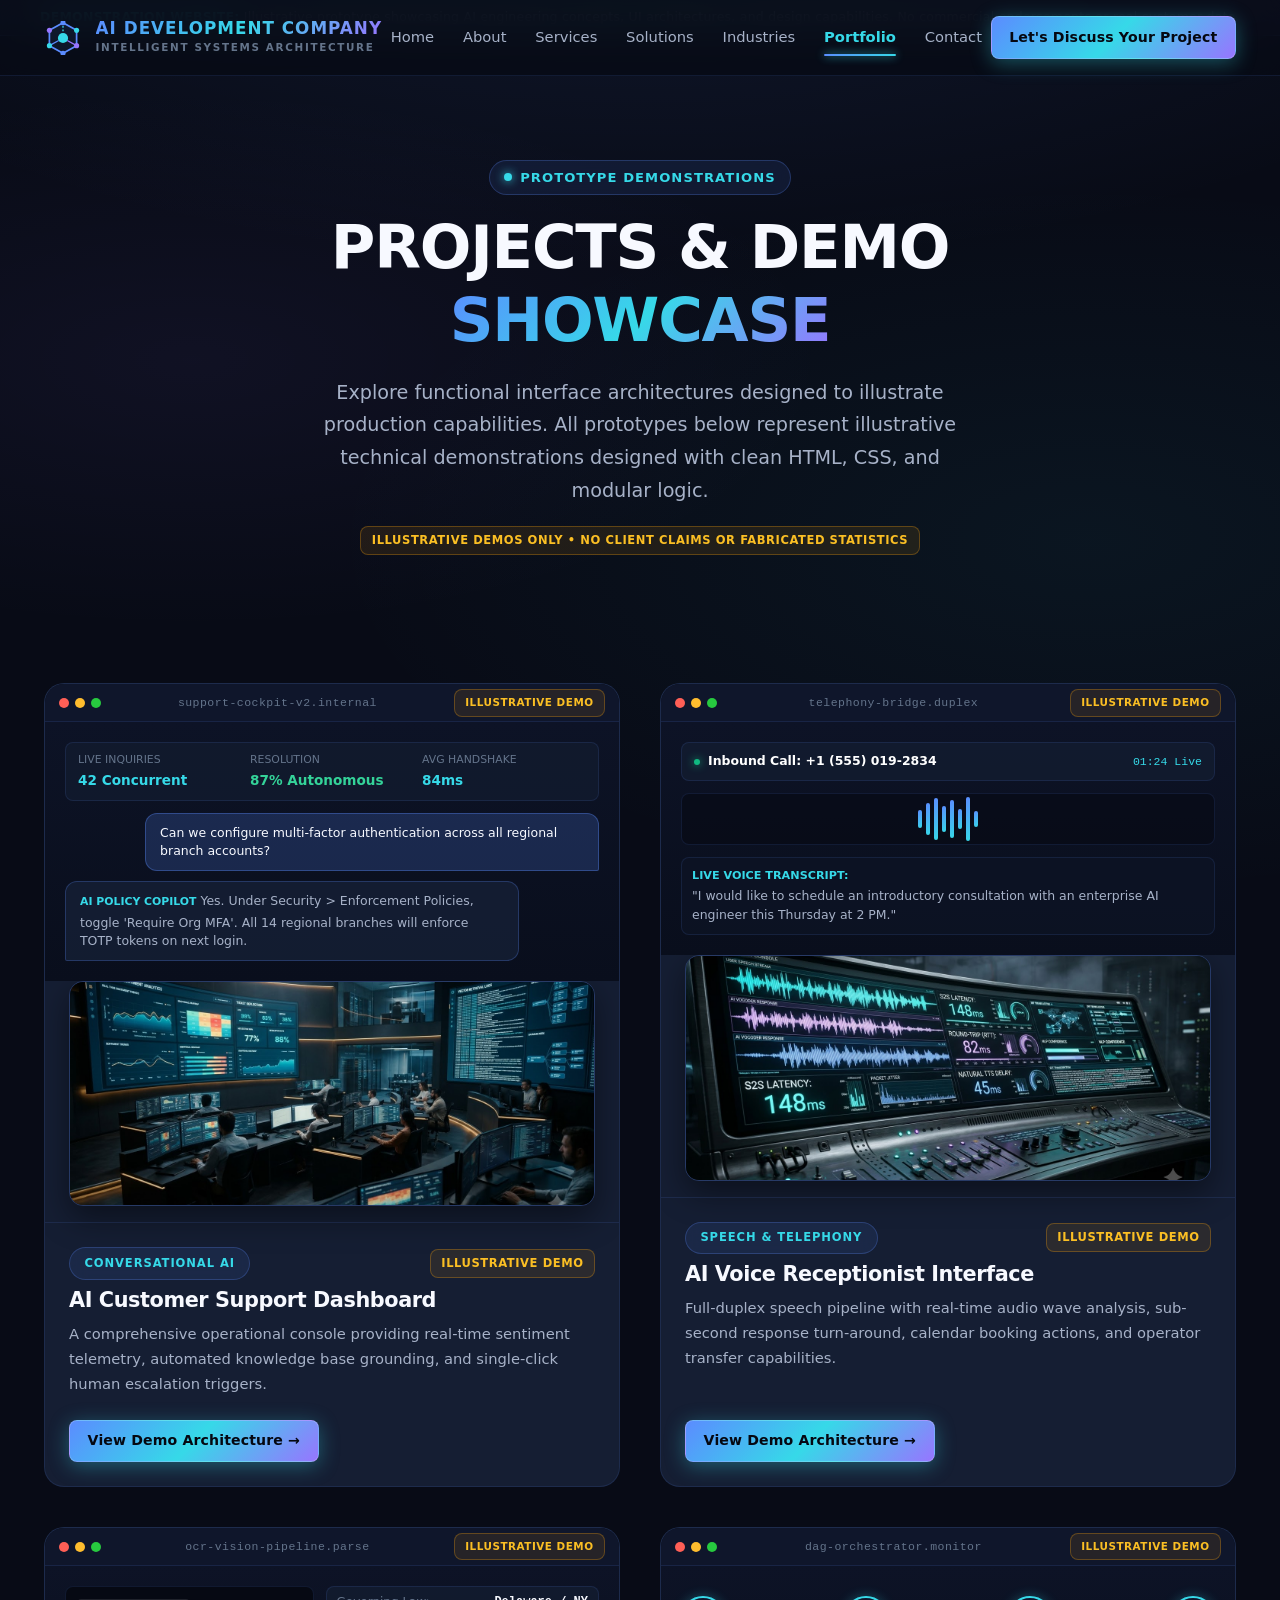
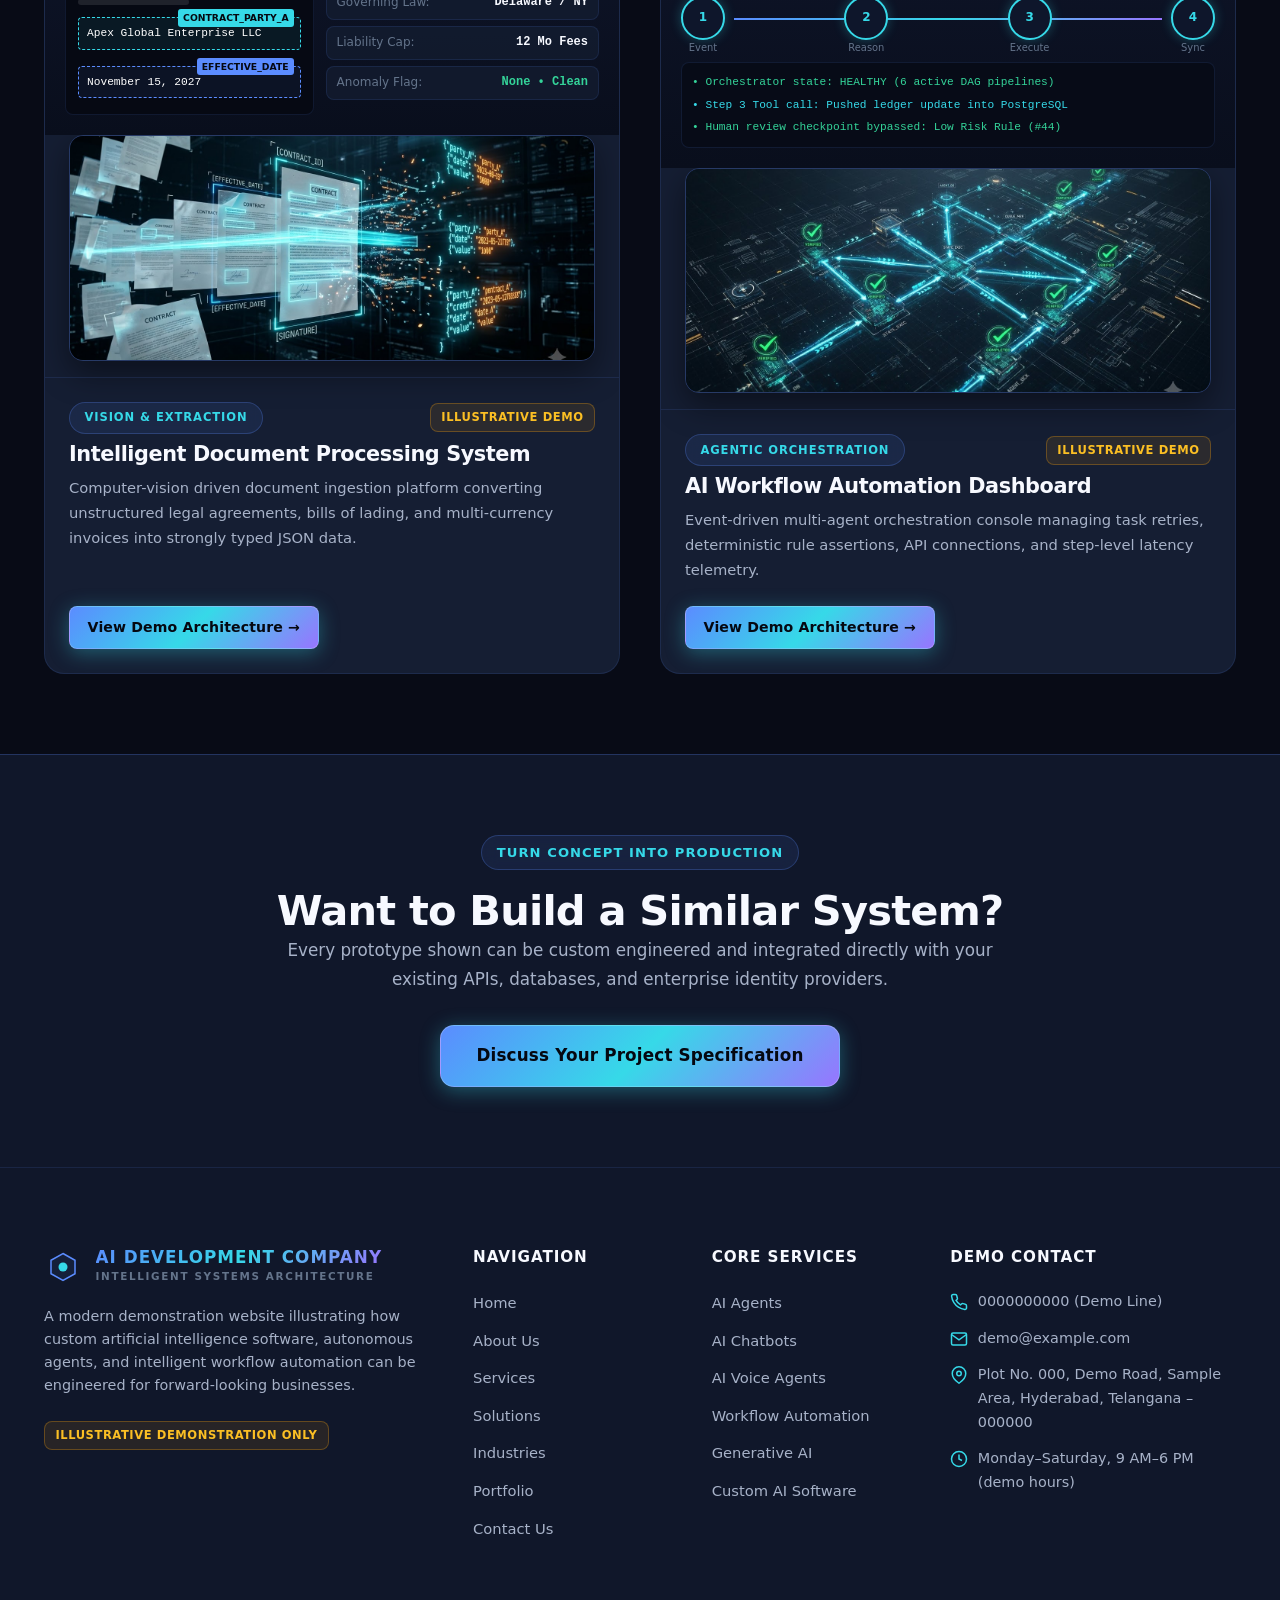
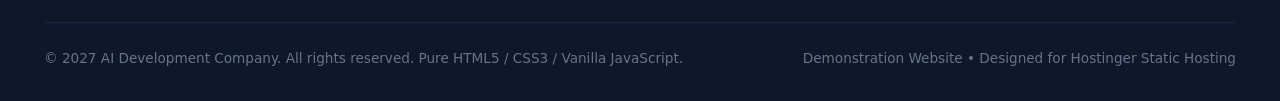
<file: portfolio.html>
<!DOCTYPE html>
<html lang="en">
<head>
  <meta charset="UTF-8">
  <meta name="viewport" content="width=device-width, initial-scale=1.0">
  <title>Projects & Demo Showcase — AI Development Company | Illustrative AI Prototypes</title>
  <meta name="description" content="Explore illustrative demonstration prototypes of AI customer support dashboards, voice receptionist consoles, OCR document intelligence pipelines, and autonomous workflow engines.">
  <meta name="keywords" content="AI portfolio, AI demo showcase, illustrative AI projects, conversational AI demo, voice assistant demo, document processing demo, workflow automation demo">
  <meta property="og:title" content="Projects & Demo Showcase — AI Development Company">
  <meta property="og:description" content="Demonstrating realistic user interfaces and technical architectures for enterprise artificial intelligence.">
  <meta property="og:type" content="website">
  
  <link rel="stylesheet" href="css/styles.css">
  <link rel="stylesheet" href="css/mockups.css">
</head>
<body>

  <!-- Demo Disclaimer Banner -->
  <aside class="demo-banner">
    <strong>DEMONSTRATION WEBSITE:</strong> Illustrative prototype showcasing AI engineering concepts, UI architectures, and design capabilities. No commercial endorsements or real customer data.
  </aside>

  <!-- Sticky Site Navigation -->
  <header class="site-header">
    <div class="container nav-container">
      <a href="index.html" class="brand-logo" aria-label="AI Development Company Home">
        <div class="brand-symbol">
          <svg width="34" height="34" viewBox="0 0 40 40" fill="none" xmlns="http://www.w3.org/2000/svg">
            <polygon points="20,2 36,11 36,29 20,38 4,29 4,11" stroke="#5B8CFF" stroke-width="2" fill="rgba(91,140,255,0.08)"/>
            <circle cx="20" cy="20" r="6" fill="#36D9E8"/>
            <line x1="20" y1="2" x2="20" y2="14" stroke="#36D9E8" stroke-width="1.5" stroke-dasharray="2 2"/>
            <line x1="36" y1="29" x2="25" y2="23" stroke="#9775FF" stroke-width="1.5"/>
            <line x1="4" y1="29" x2="15" y2="23" stroke="#5B8CFF" stroke-width="1.5"/>
            <circle cx="20" cy="2" r="3" fill="#5B8CFF"/>
            <circle cx="36" cy="11" r="3" fill="#36D9E8"/>
            <circle cx="36" cy="29" r="3" fill="#9775FF"/>
            <circle cx="20" cy="38" r="3" fill="#5B8CFF"/>
            <circle cx="4" cy="29" r="3" fill="#36D9E8"/>
            <circle cx="4" cy="11" r="3" fill="#9775FF"/>
          </svg>
        </div>
        <div class="brand-text">
          <span class="brand-title">AI DEVELOPMENT COMPANY</span>
          <span class="brand-subtitle">Intelligent Systems Architecture</span>
        </div>
      </a>

      <nav class="nav-links" aria-label="Main Navigation">
        <a href="index.html" class="nav-link">Home</a>
        <a href="about.html" class="nav-link">About</a>
        <a href="services.html" class="nav-link">Services</a>
        <a href="solutions.html" class="nav-link">Solutions</a>
        <a href="industries.html" class="nav-link">Industries</a>
        <a href="portfolio.html" class="nav-link active">Portfolio</a>
        <a href="contact.html" class="nav-link">Contact</a>
      </nav>

      <div class="nav-actions">
        <a href="contact.html" class="btn btn-primary btn-sm">Let's Discuss Your Project</a>
        <button class="mobile-toggle" aria-label="Toggle mobile menu" aria-expanded="false">
          <span class="hamburger-line"></span>
          <span class="hamburger-line"></span>
          <span class="hamburger-line"></span>
        </button>
      </div>
    </div>
  </header>

  <!-- Mobile Navigation Drawer -->
  <div class="mobile-nav" aria-label="Mobile Navigation">
    <a href="index.html" class="nav-link">Home <span>&rarr;</span></a>
    <a href="about.html" class="nav-link">About <span>&rarr;</span></a>
    <a href="services.html" class="nav-link">Services <span>&rarr;</span></a>
    <a href="solutions.html" class="nav-link">Solutions <span>&rarr;</span></a>
    <a href="industries.html" class="nav-link">Industries <span>&rarr;</span></a>
    <a href="portfolio.html" class="nav-link active">Portfolio <span>&rarr;</span></a>
    <a href="contact.html" class="nav-link">Contact <span>&rarr;</span></a>
    <div class="mobile-nav-cta">
      <a href="contact.html" class="btn btn-primary" style="width: 100%;">Let's Discuss Your Project</a>
    </div>
  </div>

  <main id="main-content">
    <!-- Portfolio Hero -->
    <section class="section section-hero" style="min-height: 48vh;">
      <div class="container">
        <div class="section-header reveal" style="max-width: 860px;">
          <div class="eyebrow">
            <span class="eyebrow-pulse"></span>
            Prototype Demonstrations
          </div>
          <h1>PROJECTS &amp; DEMO <span class="text-gradient">SHOWCASE</span></h1>
          <p class="lead" style="margin-inline: auto; margin-top: 1.25rem;">
            Explore functional interface architectures designed to illustrate production capabilities. All prototypes below represent illustrative technical demonstrations designed with clean HTML, CSS, and modular logic.
          </p>
          <div style="margin-top: 1.2rem;">
            <span class="demo-disclaimer-pill">ILLUSTRATIVE DEMOS ONLY &bull; NO CLIENT CLAIMS OR FABRICATED STATISTICS</span>
          </div>
        </div>
      </div>
    </section>

    <!-- Portfolio Projects Grid -->
    <section class="section" style="padding-top: 0;">
      <div class="container">
        <div class="grid-2" style="gap: 2.5rem;">

          <!-- Project 1: AI Customer Support Dashboard -->
          <article class="card reveal" style="padding: 0; overflow: hidden;">
            <div class="mockup-shell" style="border: none; border-radius: 0; box-shadow: none;">
              <div class="mockup-window-header">
                <div class="mockup-dots">
                  <span class="mockup-dot mockup-dot-red"></span>
                  <span class="mockup-dot mockup-dot-yellow"></span>
                  <span class="mockup-dot mockup-dot-green"></span>
                </div>
                <div class="mockup-window-title">support-cockpit-v2.internal</div>
                <div class="demo-disclaimer-pill" style="font-size: 0.65rem;">Illustrative Demo</div>
              </div>
              <div class="mockup-content support-mockup" style="padding: 20px;">
                <div class="support-metrics-bar">
                  <div class="support-metric-item">
                    <span class="label">Live Inquiries</span>
                    <span class="val">42 Concurrent</span>
                  </div>
                  <div class="support-metric-item">
                    <span class="label">Resolution</span>
                    <span class="val" style="color: #34D399;">87% Autonomous</span>
                  </div>
                  <div class="support-metric-item">
                    <span class="label">Avg Handshake</span>
                    <span class="val">84ms</span>
                  </div>
                </div>

                <div class="chat-thread" style="min-height: 140px;">
                  <div class="chat-bubble chat-bubble-user" style="font-size: 0.78rem;">
                    Can we configure multi-factor authentication across all regional branch accounts?
                  </div>
                  <div class="chat-bubble chat-bubble-ai" style="font-size: 0.78rem;">
                    <div class="ai-meta-tag">AI Policy Copilot</div>
                    Yes. Under Security &gt; Enforcement Policies, toggle 'Require Org MFA'. All 14 regional branches will enforce TOTP tokens on next login.
                  </div>
                </div>
              </div>
            </div>

            <!-- Image 21: Support Cockpit -->
            <div style="padding: 0 1.5rem 1rem 1.5rem;">
              <img src="images/portfolio-support-analytics-cockpit.jpg" alt="AI Customer Support Analytics Cockpit and Console" class="site-image aspect-21-9" loading="lazy">
            </div>

            <div style="padding: 1.5rem; border-top: 1px solid var(--border-subtle); display: flex; flex-direction: column; flex-grow: 1;">
              <div style="display: flex; justify-content: space-between; align-items: center; margin-bottom: 0.5rem;">
                <span class="eyebrow" style="margin-bottom: 0; font-size: 0.72rem;">Conversational AI</span>
                <span class="demo-disclaimer-pill">ILLUSTRATIVE DEMO</span>
              </div>
              <h3 style="font-size: 1.3rem; margin-bottom: 0.5rem;">AI Customer Support Dashboard</h3>
              <p style="font-size: 0.92rem; color: var(--text-secondary); margin-bottom: 1.5rem; flex-grow: 1;">
                A comprehensive operational console providing real-time sentiment telemetry, automated knowledge base grounding, and single-click human escalation triggers.
              </p>
              <div>
                <button class="btn btn-primary btn-sm" data-demo-modal="support">View Demo Architecture &rarr;</button>
              </div>
            </div>
          </article>

          <!-- Project 2: AI Voice Receptionist Interface -->
          <article class="card reveal" style="padding: 0; overflow: hidden;">
            <div class="mockup-shell" style="border: none; border-radius: 0; box-shadow: none;">
              <div class="mockup-window-header">
                <div class="mockup-dots">
                  <span class="mockup-dot mockup-dot-red"></span>
                  <span class="mockup-dot mockup-dot-yellow"></span>
                  <span class="mockup-dot mockup-dot-green"></span>
                </div>
                <div class="mockup-window-title">telephony-bridge.duplex</div>
                <div class="demo-disclaimer-pill" style="font-size: 0.65rem;">Illustrative Demo</div>
              </div>
              <div class="mockup-content voice-mockup" style="padding: 20px;">
                <div class="voice-call-status">
                  <div style="display: flex; align-items: center; gap: 8px;">
                    <span class="mockup-status-dot"></span>
                    <span style="font-size: 0.78rem; font-weight: 700; color: #fff;">Inbound Call: +1 (555) 019-2834</span>
                  </div>
                  <span style="font-size: 0.72rem; color: var(--accent-cyan); font-family: var(--font-mono);">01:24 Live</span>
                </div>

                <div class="voice-wave-container">
                  <div class="wave-bar"></div>
                  <div class="wave-bar"></div>
                  <div class="wave-bar"></div>
                  <div class="wave-bar"></div>
                  <div class="wave-bar"></div>
                  <div class="wave-bar"></div>
                  <div class="wave-bar"></div>
                  <div class="wave-bar"></div>
                </div>

                <div class="voice-transcript-box">
                  <div class="voice-transcript-speaker">Live Voice Transcript:</div>
                  <div style="font-size: 0.78rem; color: var(--text-secondary);">"I would like to schedule an introductory consultation with an enterprise AI engineer this Thursday at 2 PM."</div>
                </div>
              </div>
            </div>

            <!-- Image 22: Voice Telephony -->
            <div style="padding: 0 1.5rem 1rem 1.5rem;">
              <img src="images/portfolio-voice-telephony-console.jpg" alt="AI Voice Receptionist Telephony Waveform Console" class="site-image aspect-21-9" loading="lazy">
            </div>

            <div style="padding: 1.5rem; border-top: 1px solid var(--border-subtle); display: flex; flex-direction: column; flex-grow: 1;">
              <div style="display: flex; justify-content: space-between; align-items: center; margin-bottom: 0.5rem;">
                <span class="eyebrow" style="margin-bottom: 0; font-size: 0.72rem;">Speech &amp; Telephony</span>
                <span class="demo-disclaimer-pill">ILLUSTRATIVE DEMO</span>
              </div>
              <h3 style="font-size: 1.3rem; margin-bottom: 0.5rem;">AI Voice Receptionist Interface</h3>
              <p style="font-size: 0.92rem; color: var(--text-secondary); margin-bottom: 1.5rem; flex-grow: 1;">
                Full-duplex speech pipeline with real-time audio wave analysis, sub-second response turn-around, calendar booking actions, and operator transfer capabilities.
              </p>
              <div>
                <button class="btn btn-primary btn-sm" data-demo-modal="voice">View Demo Architecture &rarr;</button>
              </div>
            </div>
          </article>

          <!-- Project 3: Intelligent Document Processing System -->
          <article class="card reveal" style="padding: 0; overflow: hidden;">
            <div class="mockup-shell" style="border: none; border-radius: 0; box-shadow: none;">
              <div class="mockup-window-header">
                <div class="mockup-dots">
                  <span class="mockup-dot mockup-dot-red"></span>
                  <span class="mockup-dot mockup-dot-yellow"></span>
                  <span class="mockup-dot mockup-dot-green"></span>
                </div>
                <div class="mockup-window-title">ocr-vision-pipeline.parse</div>
                <div class="demo-disclaimer-pill" style="font-size: 0.65rem;">Illustrative Demo</div>
              </div>
              <div class="mockup-content" style="padding: 20px;">
                <div class="doc-mockup">
                  <div class="doc-canvas-preview">
                    <div class="doc-skeleton-line" style="width: 50%;"></div>
                    <div class="doc-bounding-box">
                      <span class="doc-box-tag">Contract_Party_A</span>
                      <div style="font-size: 0.7rem; color: #fff; font-family: var(--font-mono);">Apex Global Enterprise LLC</div>
                    </div>
                    <div class="doc-bounding-box" style="border-color: #5B8CFF; background: rgba(91,140,255,0.08);">
                      <span class="doc-box-tag" style="background: #5B8CFF;">Effective_Date</span>
                      <div style="font-size: 0.7rem; color: #fff; font-family: var(--font-mono);">November 15, 2027</div>
                    </div>
                  </div>

                  <div class="extracted-data-pane">
                    <div class="extracted-item-row">
                      <span class="key">Governing Law:</span>
                      <span class="val">Delaware / NY</span>
                    </div>
                    <div class="extracted-item-row">
                      <span class="key">Liability Cap:</span>
                      <span class="val">12 Mo Fees</span>
                    </div>
                    <div class="extracted-item-row">
                      <span class="key">Anomaly Flag:</span>
                      <span class="val" style="color: #34D399;">None &bull; Clean</span>
                    </div>
                  </div>
                </div>
              </div>
            </div>

            <!-- Image 23: Document OCR Pipeline -->
            <div style="padding: 0 1.5rem 1rem 1.5rem;">
              <img src="images/portfolio-document-ocr-pipeline.jpg" alt="Intelligent Document Processing & Multimodal Extraction Pipeline" class="site-image aspect-21-9" loading="lazy">
            </div>

            <div style="padding: 1.5rem; border-top: 1px solid var(--border-subtle); display: flex; flex-direction: column; flex-grow: 1;">
              <div style="display: flex; justify-content: space-between; align-items: center; margin-bottom: 0.5rem;">
                <span class="eyebrow" style="margin-bottom: 0; font-size: 0.72rem;">Vision &amp; Extraction</span>
                <span class="demo-disclaimer-pill">ILLUSTRATIVE DEMO</span>
              </div>
              <h3 style="font-size: 1.3rem; margin-bottom: 0.5rem;">Intelligent Document Processing System</h3>
              <p style="font-size: 0.92rem; color: var(--text-secondary); margin-bottom: 1.5rem; flex-grow: 1;">
                Computer-vision driven document ingestion platform converting unstructured legal agreements, bills of lading, and multi-currency invoices into strongly typed JSON data.
              </p>
              <div>
                <button class="btn btn-primary btn-sm" data-demo-modal="document">View Demo Architecture &rarr;</button>
              </div>
            </div>
          </article>

          <!-- Project 4: AI Workflow Automation Dashboard -->
          <article class="card reveal" style="padding: 0; overflow: hidden;">
            <div class="mockup-shell" style="border: none; border-radius: 0; box-shadow: none;">
              <div class="mockup-window-header">
                <div class="mockup-dots">
                  <span class="mockup-dot mockup-dot-red"></span>
                  <span class="mockup-dot mockup-dot-yellow"></span>
                  <span class="mockup-dot mockup-dot-green"></span>
                </div>
                <div class="mockup-window-title">dag-orchestrator.monitor</div>
                <div class="demo-disclaimer-pill" style="font-size: 0.65rem;">Illustrative Demo</div>
              </div>
              <div class="mockup-content workflow-mockup" style="padding: 20px;">
                <div class="flow-nodes-track">
                  <div class="flow-node-item">
                    <span style="font-size: 0.75rem; font-weight: 800;">1</span>
                    <span class="node-label-sub">Event</span>
                  </div>
                  <div class="flow-node-item">
                    <span style="font-size: 0.75rem; font-weight: 800;">2</span>
                    <span class="node-label-sub">Reason</span>
                  </div>
                  <div class="flow-node-item">
                    <span style="font-size: 0.75rem; font-weight: 800;">3</span>
                    <span class="node-label-sub">Execute</span>
                  </div>
                  <div class="flow-node-item">
                    <span style="font-size: 0.75rem; font-weight: 800;">4</span>
                    <span class="node-label-sub">Sync</span>
                  </div>
                </div>

                <div class="workflow-activity-log">
                  <div class="log-entry ok">&bull; Orchestrator state: HEALTHY (6 active DAG pipelines)</div>
                  <div class="log-entry info">&bull; Step 3 Tool call: Pushed ledger update into PostgreSQL</div>
                  <div class="log-entry ok">&bull; Human review checkpoint bypassed: Low Risk Rule (#44)</div>
                </div>
              </div>
            </div>

            <!-- Image 24: Workflow Orchestrator -->
            <div style="padding: 0 1.5rem 1rem 1.5rem;">
              <img src="images/portfolio-multi-agent-orchestrator.jpg" alt="Autonomous Multi-Agent Workflow Orchestration DAG State Machine" class="site-image aspect-21-9" loading="lazy">
            </div>

            <div style="padding: 1.5rem; border-top: 1px solid var(--border-subtle); display: flex; flex-direction: column; flex-grow: 1;">
              <div style="display: flex; justify-content: space-between; align-items: center; margin-bottom: 0.5rem;">
                <span class="eyebrow" style="margin-bottom: 0; font-size: 0.72rem;">Agentic Orchestration</span>
                <span class="demo-disclaimer-pill">ILLUSTRATIVE DEMO</span>
              </div>
              <h3 style="font-size: 1.3rem; margin-bottom: 0.5rem;">AI Workflow Automation Dashboard</h3>
              <p style="font-size: 0.92rem; color: var(--text-secondary); margin-bottom: 1.5rem; flex-grow: 1;">
                Event-driven multi-agent orchestration console managing task retries, deterministic rule assertions, API connections, and step-level latency telemetry.
              </p>
              <div>
                <button class="btn btn-primary btn-sm" data-demo-modal="workflow">View Demo Architecture &rarr;</button>
              </div>
            </div>
          </article>
        </div>
      </div>
    </section>

    <!-- Final Portfolio CTA -->
    <section class="section" style="background: var(--bg-secondary); border-top: 1px solid var(--border-medium);">
      <div class="container text-center reveal" style="max-width: 800px; margin-inline: auto; text-align: center;">
        <div class="eyebrow" style="margin-inline: auto;">Turn Concept into Production</div>
        <h2>Want to Build a Similar System?</h2>
        <p style="margin-bottom: 2rem;">Every prototype shown can be custom engineered and integrated directly with your existing APIs, databases, and enterprise identity providers.</p>
        <a href="contact.html" class="btn btn-primary btn-lg">Discuss Your Project Specification</a>
      </div>
    </section>
  </main>

  <!-- Frontend-Only Modal (Section 9 Requirement) -->
  <div id="demoModalOverlay" class="modal-overlay" role="dialog" aria-modal="true" aria-labelledby="modalTitle">
    <div class="modal-box">
      <div class="modal-header">
        <h3 id="modalTitle" style="font-size: 1.15rem; color: var(--text-primary);">Demo Details</h3>
        <button id="modalCloseBtn" class="modal-close-btn" aria-label="Close demo modal">&times;</button>
      </div>
      <div id="modalBody" class="modal-body">
        <!-- Content injected dynamically via Vanilla JS in main.js -->
      </div>
    </div>
  </div>

  <!-- Global Footer -->
  <footer class="site-footer">
    <div class="container">
      <div class="footer-grid">
        <div>
          <a href="index.html" class="brand-logo" style="margin-bottom: 1.2rem;">
            <div class="brand-symbol">
              <svg width="30" height="30" viewBox="0 0 40 40" fill="none" xmlns="http://www.w3.org/2000/svg">
                <polygon points="20,2 36,11 36,29 20,38 4,29 4,11" stroke="#5B8CFF" stroke-width="2" fill="rgba(91,140,255,0.08)"/>
                <circle cx="20" cy="20" r="6" fill="#36D9E8"/>
              </svg>
            </div>
            <div class="brand-text">
              <span class="brand-title">AI DEVELOPMENT COMPANY</span>
              <span class="brand-subtitle">Intelligent Systems Architecture</span>
            </div>
          </a>
          <p style="font-size: 0.9rem; color: var(--text-secondary); line-height: 1.6; margin-bottom: 1.5rem;">
            A modern demonstration website illustrating how custom artificial intelligence software, autonomous agents, and intelligent workflow automation can be engineered for forward-looking businesses.
          </p>
          <div class="demo-disclaimer-pill">Illustrative Demonstration Only</div>
        </div>

        <div>
          <h4 class="footer-col-title">Navigation</h4>
          <ul class="footer-links">
            <li><a href="index.html">Home</a></li>
            <li><a href="about.html">About Us</a></li>
            <li><a href="services.html">Services</a></li>
            <li><a href="solutions.html">Solutions</a></li>
            <li><a href="industries.html">Industries</a></li>
            <li><a href="portfolio.html">Portfolio</a></li>
            <li><a href="contact.html">Contact Us</a></li>
          </ul>
        </div>

        <div>
          <h4 class="footer-col-title">Core Services</h4>
          <ul class="footer-links">
            <li><a href="services.html#agents">AI Agents</a></li>
            <li><a href="services.html#chatbots">AI Chatbots</a></li>
            <li><a href="services.html#voice">AI Voice Agents</a></li>
            <li><a href="services.html#workflow">Workflow Automation</a></li>
            <li><a href="services.html#generative">Generative AI</a></li>
            <li><a href="services.html#custom">Custom AI Software</a></li>
          </ul>
        </div>

        <div>
          <h4 class="footer-col-title">Demo Contact</h4>
          <div class="footer-contact-list">
            <div class="footer-contact-item">
              <svg width="18" height="18" viewBox="0 0 24 24" fill="none" stroke="currentColor" stroke-width="2"><path d="M22 16.92v3a2 2 0 0 1-2.18 2 19.79 19.79 0 0 1-8.63-3.07 19.5 19.5 0 0 1-6-6 19.79 19.79 0 0 1-3.07-8.67A2 2 0 0 1 4.11 2h3a2 2 0 0 1 2 1.72 12.84 12.84 0 0 0 .7 2.81 2 2 0 0 1-.45 2.11L8.09 9.91a16 16 0 0 0 6 6l1.27-1.27a2 2 0 0 1 2.11-.45 12.84 12.84 0 0 0 2.81.7A2 2 0 0 1 22 16.92z"/></svg>
              <span>0000000000 (Demo Line)</span>
            </div>
            <div class="footer-contact-item">
              <svg width="18" height="18" viewBox="0 0 24 24" fill="none" stroke="currentColor" stroke-width="2"><path d="M4 4h16c1.1 0 2 .9 2 2v12c0 1.1-.9 2-2 2H4c-1.1 0-2-.9-2-2V6c0-1.1.9-2 2-2z"/><polyline points="22,6 12,13 2,6"/></svg>
              <span>demo@example.com</span>
            </div>
            <div class="footer-contact-item">
              <svg width="18" height="18" viewBox="0 0 24 24" fill="none" stroke="currentColor" stroke-width="2"><path d="M21 10c0 7-9 13-9 13s-9-6-9-13a9 9 0 0 1 18 0z"/><circle cx="12" cy="10" r="3"/></svg>
              <span>Plot No. 000, Demo Road, Sample Area, Hyderabad, Telangana – 000000</span>
            </div>
            <div class="footer-contact-item">
              <svg width="18" height="18" viewBox="0 0 24 24" fill="none" stroke="currentColor" stroke-width="2"><circle cx="12" cy="12" r="10"/><polyline points="12 6 12 12 16 14"/></svg>
              <span>Monday–Saturday, 9 AM–6 PM (demo hours)</span>
            </div>
          </div>
        </div>
      </div>

      <div class="footer-bottom">
        <span>&copy; 2027 AI Development Company. All rights reserved. Pure HTML5 / CSS3 / Vanilla JavaScript.</span>
        <span>Demonstration Website &bull; Designed for Hostinger Static Hosting</span>
      </div>
    </div>
  </footer>

  <!-- Floating Back to Top Button -->
  <button class="back-to-top" aria-label="Back to top of page">
    <svg width="20" height="20" viewBox="0 0 24 24" fill="none" stroke="currentColor" stroke-width="2.5"><polyline points="18 15 12 9 6 15"/></svg>
  </button>

  <script src="js/main.js"></script>
</body>
</html>
</file>
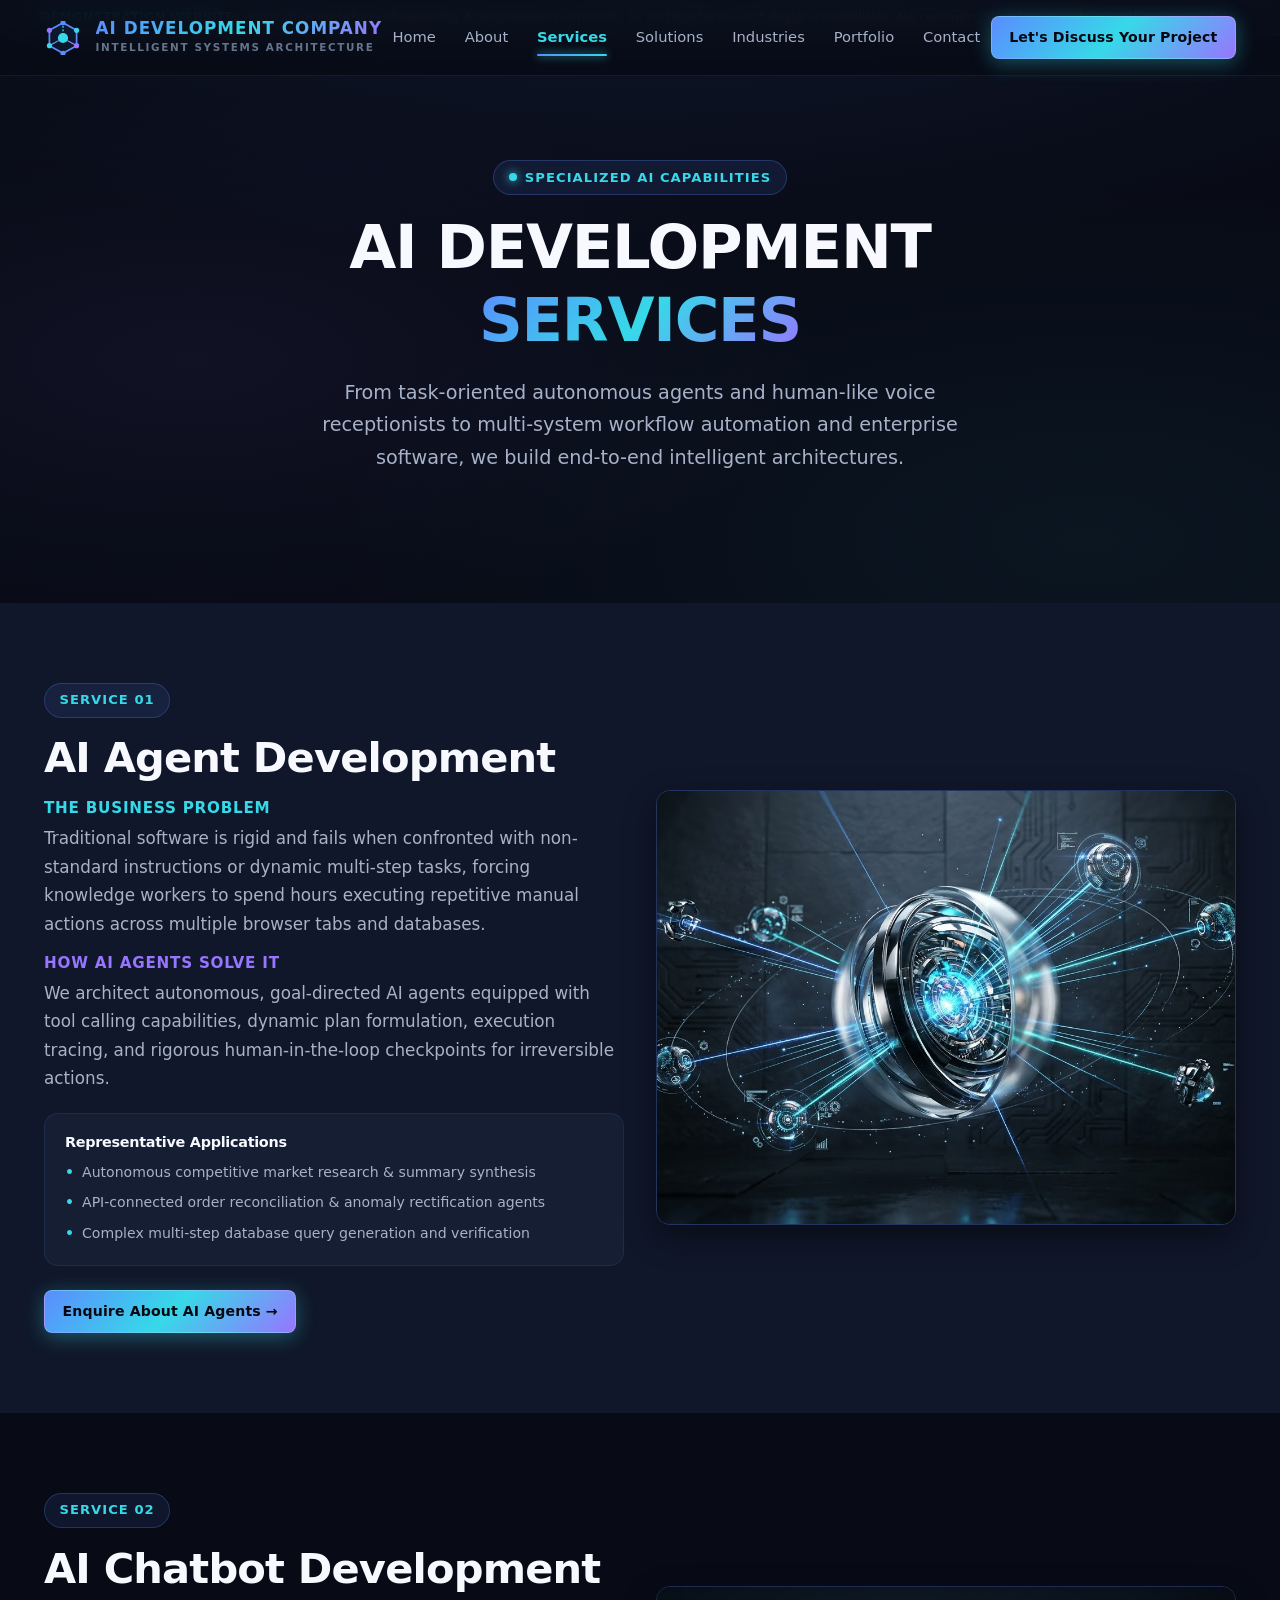
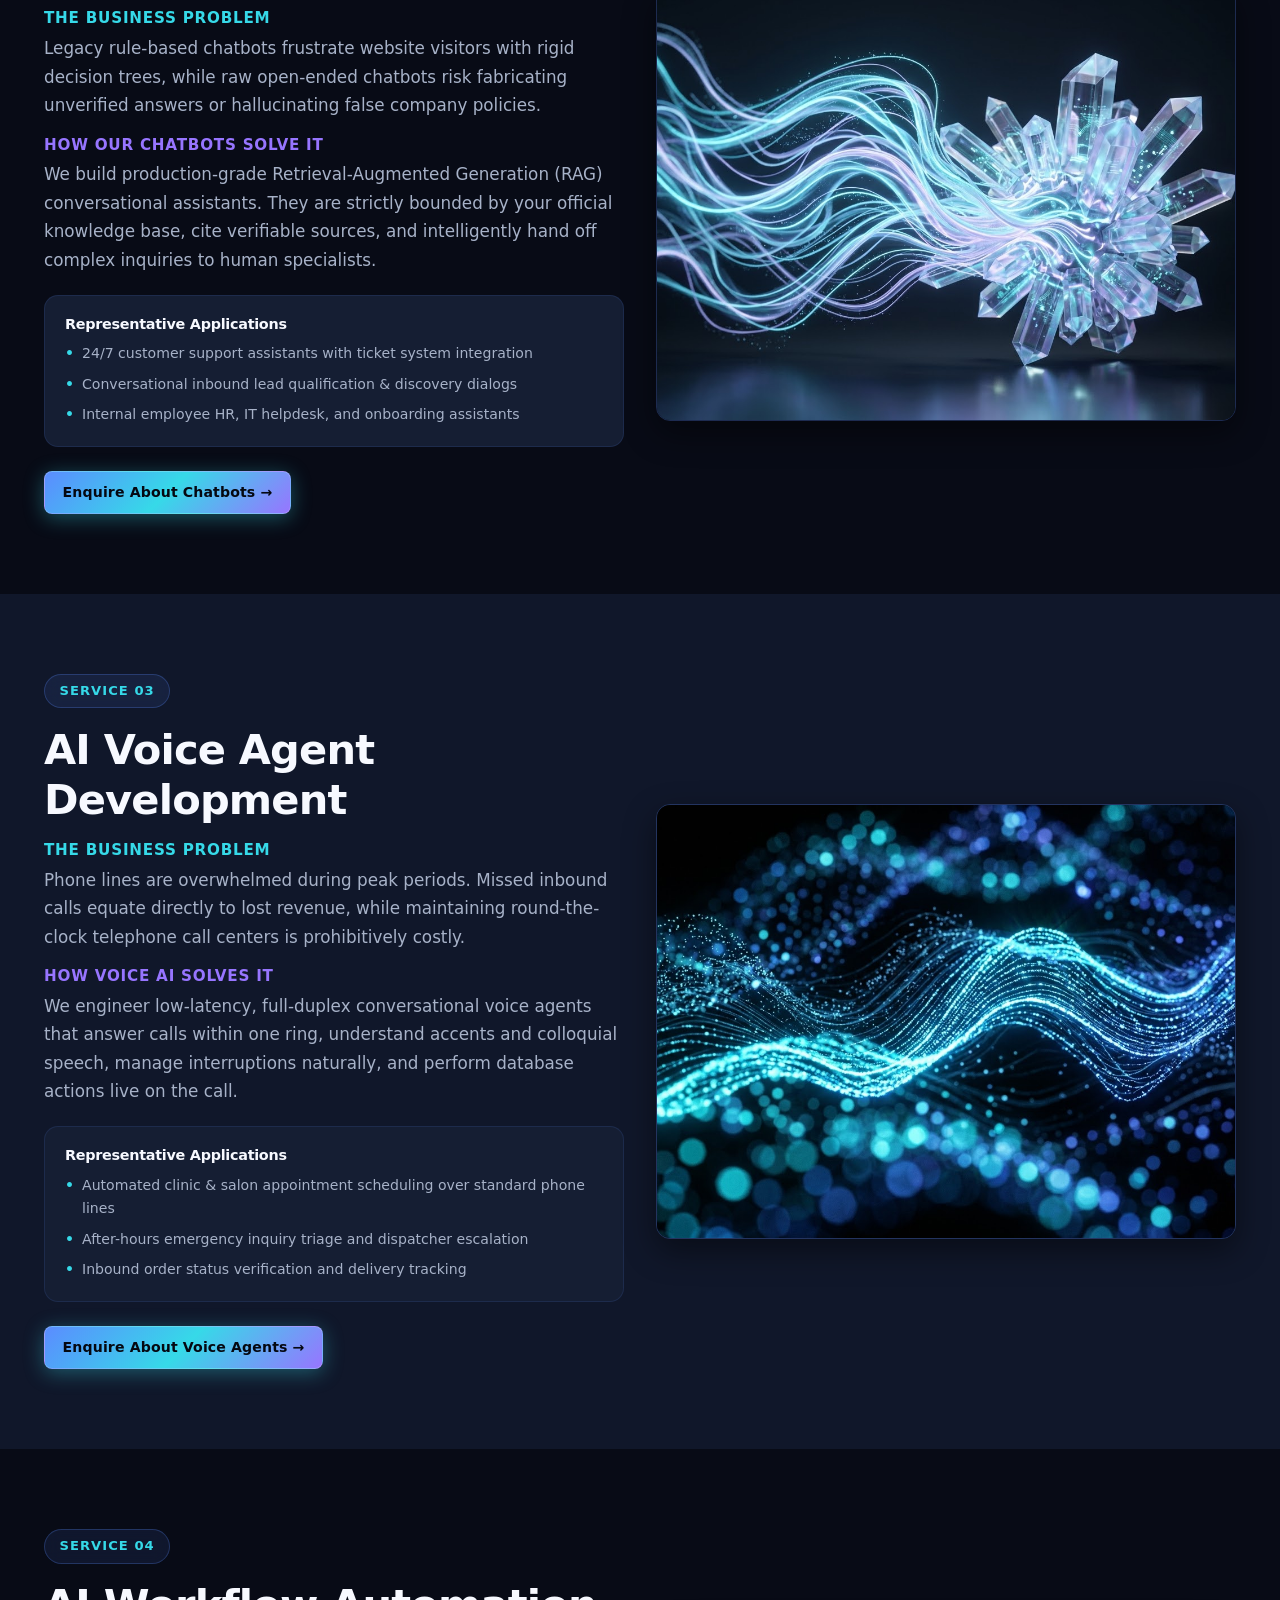
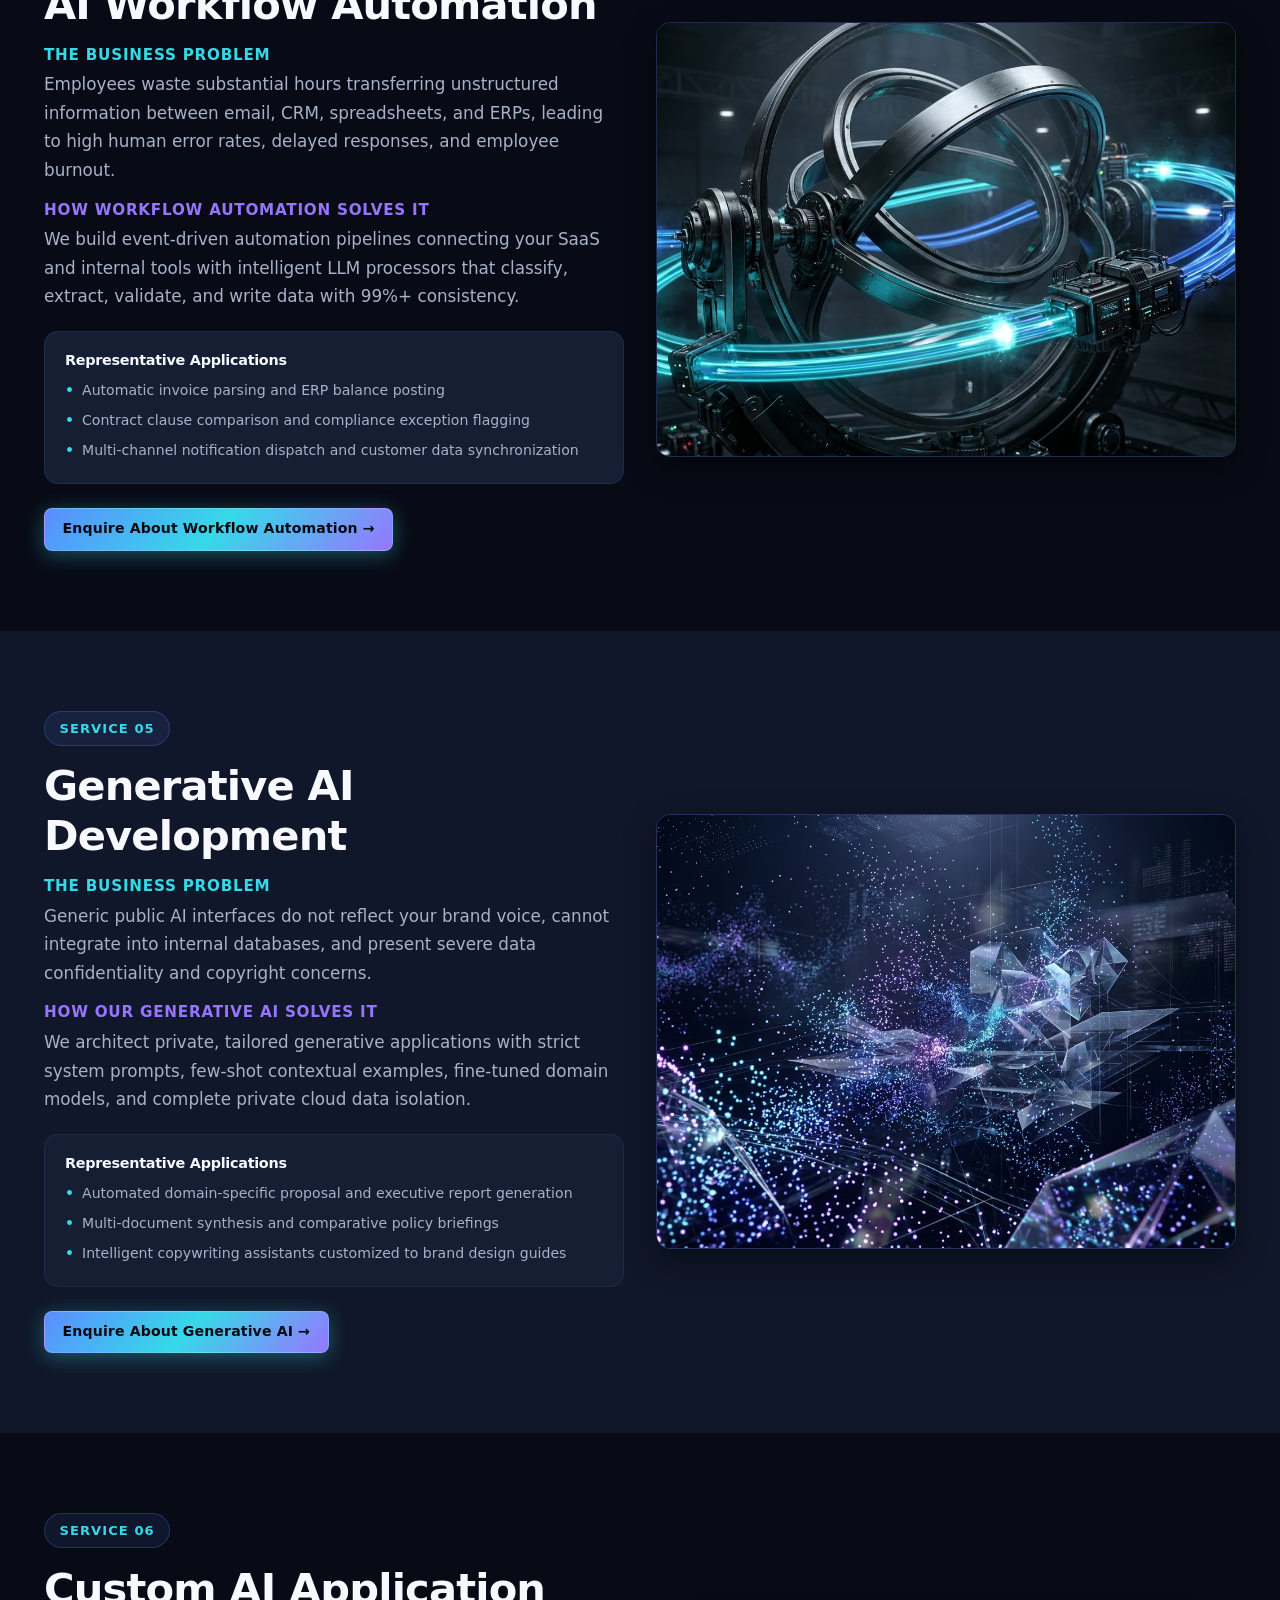
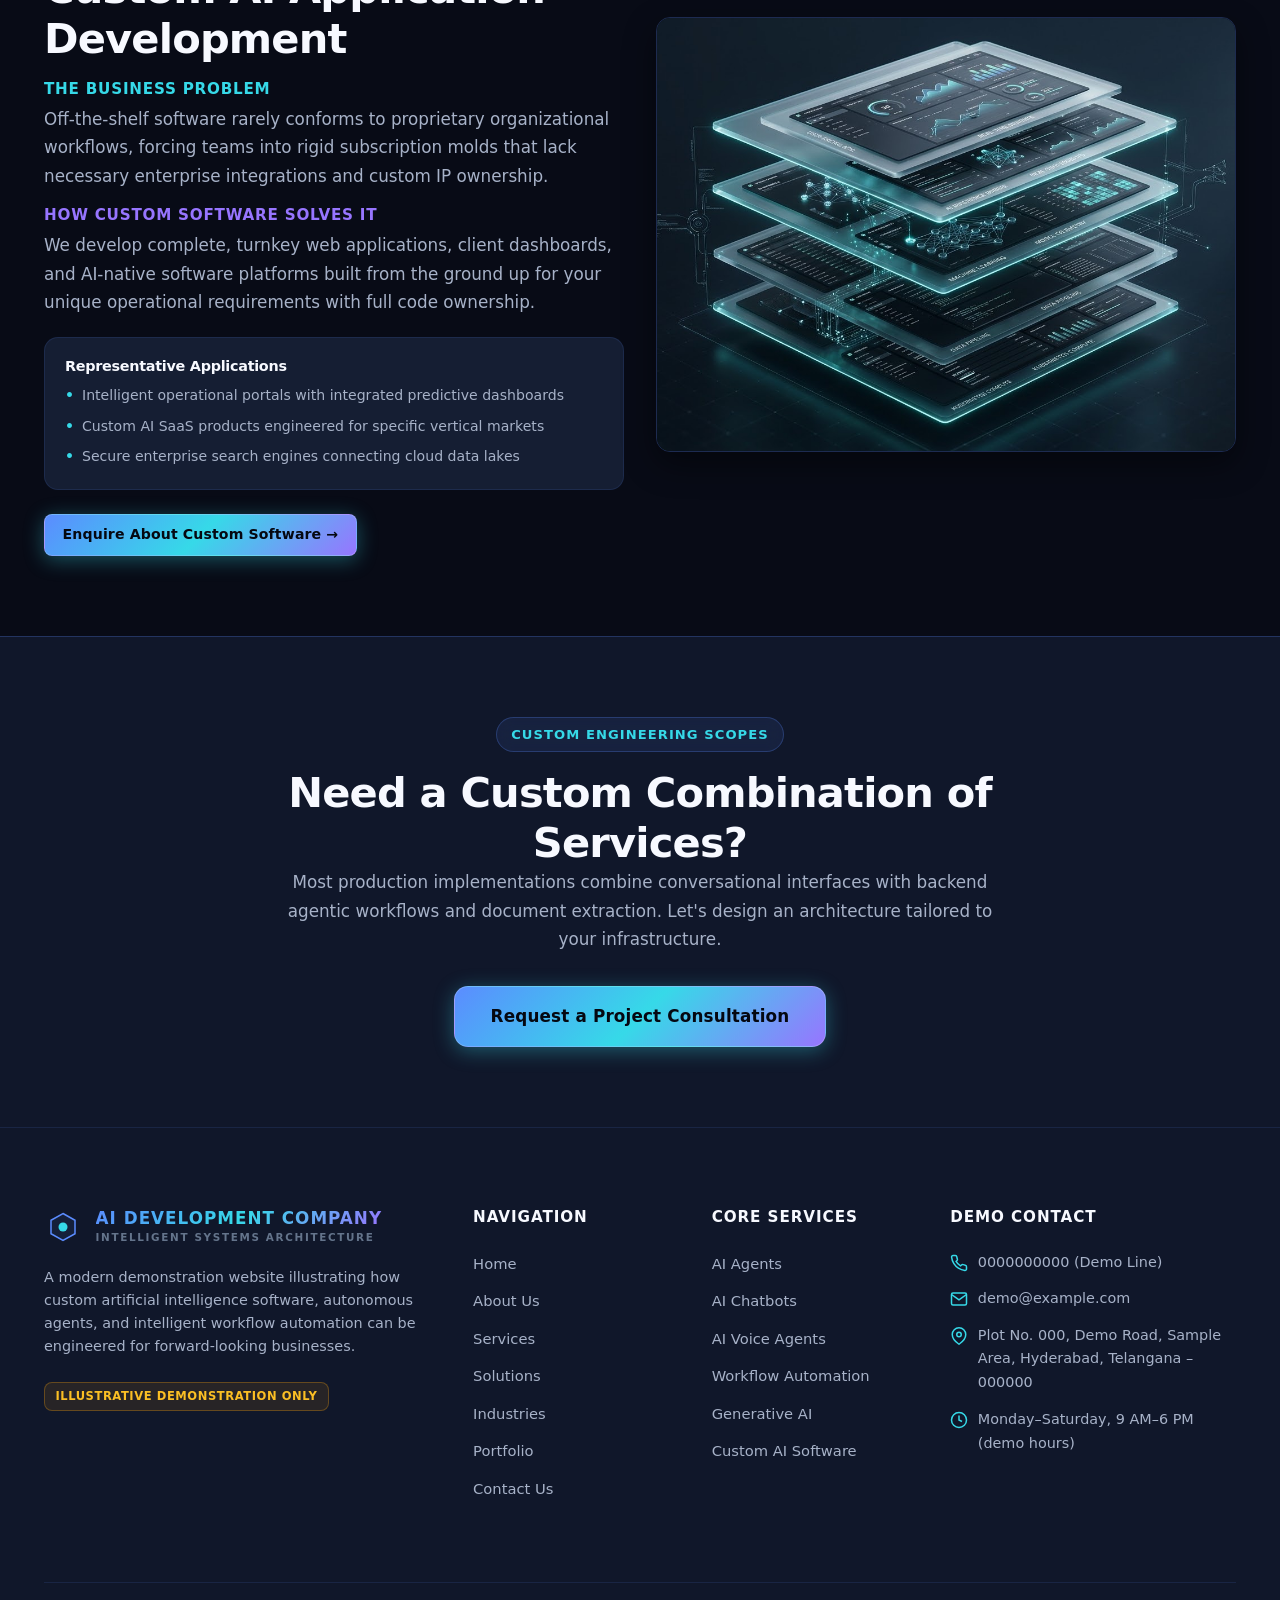
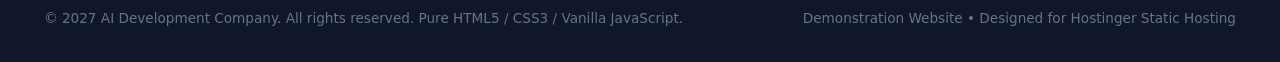
<file: services.html>
<!DOCTYPE html>
<html lang="en">
<head>
  <meta charset="UTF-8">
  <meta name="viewport" content="width=device-width, initial-scale=1.0">
  <title>AI Development Services — AI Agents, Chatbots, Voice AI & Automation</title>
  <meta name="description" content="Explore our specialized AI engineering services: task-oriented autonomous agents, intelligent chatbots, low-latency voice agents, automated workflows, generative LLMs, and custom AI software.">
  <meta name="keywords" content="AI agent development, chatbot development, voice AI agents, workflow automation, generative AI development, custom AI software engineering">
  <meta property="og:title" content="AI Development Services — AI Development Company">
  <meta property="og:description" content="End-to-end artificial intelligence engineering: agents, voice systems, workflow automation, and custom software.">
  <meta property="og:type" content="website">
  
  <link rel="stylesheet" href="css/styles.css">
  <link rel="stylesheet" href="css/mockups.css">
</head>
<body>

  <!-- Demo Disclaimer Banner -->
  <aside class="demo-banner">
    <strong>DEMONSTRATION WEBSITE:</strong> Illustrative prototype showcasing AI engineering concepts, UI architectures, and design capabilities. No commercial endorsements or real customer data.
  </aside>

  <!-- Sticky Site Navigation -->
  <header class="site-header">
    <div class="container nav-container">
      <a href="index.html" class="brand-logo" aria-label="AI Development Company Home">
        <div class="brand-symbol">
          <svg width="34" height="34" viewBox="0 0 40 40" fill="none" xmlns="http://www.w3.org/2000/svg">
            <polygon points="20,2 36,11 36,29 20,38 4,29 4,11" stroke="#5B8CFF" stroke-width="2" fill="rgba(91,140,255,0.08)"/>
            <circle cx="20" cy="20" r="6" fill="#36D9E8"/>
            <line x1="20" y1="2" x2="20" y2="14" stroke="#36D9E8" stroke-width="1.5" stroke-dasharray="2 2"/>
            <line x1="36" y1="29" x2="25" y2="23" stroke="#9775FF" stroke-width="1.5"/>
            <line x1="4" y1="29" x2="15" y2="23" stroke="#5B8CFF" stroke-width="1.5"/>
            <circle cx="20" cy="2" r="3" fill="#5B8CFF"/>
            <circle cx="36" cy="11" r="3" fill="#36D9E8"/>
            <circle cx="36" cy="29" r="3" fill="#9775FF"/>
            <circle cx="20" cy="38" r="3" fill="#5B8CFF"/>
            <circle cx="4" cy="29" r="3" fill="#36D9E8"/>
            <circle cx="4" cy="11" r="3" fill="#9775FF"/>
          </svg>
        </div>
        <div class="brand-text">
          <span class="brand-title">AI DEVELOPMENT COMPANY</span>
          <span class="brand-subtitle">Intelligent Systems Architecture</span>
        </div>
      </a>

      <nav class="nav-links" aria-label="Main Navigation">
        <a href="index.html" class="nav-link">Home</a>
        <a href="about.html" class="nav-link">About</a>
        <a href="services.html" class="nav-link active">Services</a>
        <a href="solutions.html" class="nav-link">Solutions</a>
        <a href="industries.html" class="nav-link">Industries</a>
        <a href="portfolio.html" class="nav-link">Portfolio</a>
        <a href="contact.html" class="nav-link">Contact</a>
      </nav>

      <div class="nav-actions">
        <a href="contact.html" class="btn btn-primary btn-sm">Let's Discuss Your Project</a>
        <button class="mobile-toggle" aria-label="Toggle mobile menu" aria-expanded="false">
          <span class="hamburger-line"></span>
          <span class="hamburger-line"></span>
          <span class="hamburger-line"></span>
        </button>
      </div>
    </div>
  </header>

  <!-- Mobile Navigation Drawer -->
  <div class="mobile-nav" aria-label="Mobile Navigation">
    <a href="index.html" class="nav-link">Home <span>&rarr;</span></a>
    <a href="about.html" class="nav-link">About <span>&rarr;</span></a>
    <a href="services.html" class="nav-link active">Services <span>&rarr;</span></a>
    <a href="solutions.html" class="nav-link">Solutions <span>&rarr;</span></a>
    <a href="industries.html" class="nav-link">Industries <span>&rarr;</span></a>
    <a href="portfolio.html" class="nav-link">Portfolio <span>&rarr;</span></a>
    <a href="contact.html" class="nav-link">Contact <span>&rarr;</span></a>
    <div class="mobile-nav-cta">
      <a href="contact.html" class="btn btn-primary" style="width: 100%;">Let's Discuss Your Project</a>
    </div>
  </div>

  <main id="main-content">
    <!-- Services Hero -->
    <section class="section section-hero" style="min-height: 50vh;">
      <div class="container">
        <div class="section-header reveal" style="max-width: 860px;">
          <div class="eyebrow">
            <span class="eyebrow-pulse"></span>
            Specialized AI Capabilities
          </div>
          <h1>AI DEVELOPMENT <span class="text-gradient">SERVICES</span></h1>
          <p class="lead" style="margin-inline: auto; margin-top: 1.25rem;">
            From task-oriented autonomous agents and human-like voice receptionists to multi-system workflow automation and enterprise software, we build end-to-end intelligent architectures.
          </p>
        </div>
      </div>
    </section>

    <!-- Service 1: AI Agent Development -->
    <section id="agents" class="section" style="background: var(--bg-secondary);">
      <div class="container">
        <div class="grid-2" style="align-items: center;">
          <div class="reveal">
            <div class="eyebrow">Service 01</div>
            <h2>AI Agent Development</h2>
            <div style="margin-block: 1rem;">
              <h4 style="font-size: 0.95rem; color: var(--accent-cyan); text-transform: uppercase; letter-spacing: 0.05em; margin-bottom: 0.4rem;">The Business Problem</h4>
              <p>Traditional software is rigid and fails when confronted with non-standard instructions or dynamic multi-step tasks, forcing knowledge workers to spend hours executing repetitive manual actions across multiple browser tabs and databases.</p>
            </div>

            <div style="margin-block: 1rem;">
              <h4 style="font-size: 0.95rem; color: var(--accent-violet); text-transform: uppercase; letter-spacing: 0.05em; margin-bottom: 0.4rem;">How AI Agents Solve It</h4>
              <p>We architect autonomous, goal-directed AI agents equipped with tool calling capabilities, dynamic plan formulation, execution tracing, and rigorous human-in-the-loop checkpoints for irreversible actions.</p>
            </div>

            <div style="background: var(--bg-card); padding: 1.25rem; border-radius: var(--radius-md); border: 1px solid var(--border-subtle); margin-top: 1.25rem;">
              <h5 style="font-size: 0.9rem; color: var(--text-primary); margin-bottom: 0.6rem; font-weight: 700;">Representative Applications</h5>
              <ul style="display: flex; flex-direction: column; gap: 0.45rem; font-size: 0.88rem; color: var(--text-secondary);">
                <li style="display: flex; gap: 0.5rem;"><span style="color: var(--accent-cyan); font-weight: 700;">&bull;</span> Autonomous competitive market research & summary synthesis</li>
                <li style="display: flex; gap: 0.5rem;"><span style="color: var(--accent-cyan); font-weight: 700;">&bull;</span> API-connected order reconciliation & anomaly rectification agents</li>
                <li style="display: flex; gap: 0.5rem;"><span style="color: var(--accent-cyan); font-weight: 700;">&bull;</span> Complex multi-step database query generation and verification</li>
              </ul>
            </div>

            <div style="margin-top: 1.5rem;">
              <a href="contact.html?service=agents" class="btn btn-primary btn-sm">Enquire About AI Agents &rarr;</a>
            </div>
          </div>

          <!-- Image 5: AI Agents -->
          <div class="reveal">
            <img src="images/service-ai-agent-autonomous.jpg" alt="Autonomous AI Agent Architecture with Tool Calling Nodes" class="site-image aspect-4-3" loading="lazy">
          </div>
        </div>
      </div>
    </section>

    <!-- Service 2: AI Chatbot Development -->
    <section id="chatbots" class="section">
      <div class="container">
        <div class="grid-2" style="align-items: center;">
          <!-- Image 6: Chatbots -->
          <div class="reveal" style="order: 2;">
            <img src="images/service-conversational-chatbot.jpg" alt="AI Chatbot Development & Conversational Knowledge Retrieval" class="site-image aspect-4-3" loading="lazy">
          </div>

          <div class="reveal" style="order: 1;">
            <div class="eyebrow">Service 02</div>
            <h2>AI Chatbot Development</h2>
            <div style="margin-block: 1rem;">
              <h4 style="font-size: 0.95rem; color: var(--accent-cyan); text-transform: uppercase; letter-spacing: 0.05em; margin-bottom: 0.4rem;">The Business Problem</h4>
              <p>Legacy rule-based chatbots frustrate website visitors with rigid decision trees, while raw open-ended chatbots risk fabricating unverified answers or hallucinating false company policies.</p>
            </div>

            <div style="margin-block: 1rem;">
              <h4 style="font-size: 0.95rem; color: var(--accent-violet); text-transform: uppercase; letter-spacing: 0.05em; margin-bottom: 0.4rem;">How Our Chatbots Solve It</h4>
              <p>We build production-grade Retrieval-Augmented Generation (RAG) conversational assistants. They are strictly bounded by your official knowledge base, cite verifiable sources, and intelligently hand off complex inquiries to human specialists.</p>
            </div>

            <div style="background: var(--bg-card); padding: 1.25rem; border-radius: var(--radius-md); border: 1px solid var(--border-subtle); margin-top: 1.25rem;">
              <h5 style="font-size: 0.9rem; color: var(--text-primary); margin-bottom: 0.6rem; font-weight: 700;">Representative Applications</h5>
              <ul style="display: flex; flex-direction: column; gap: 0.45rem; font-size: 0.88rem; color: var(--text-secondary);">
                <li style="display: flex; gap: 0.5rem;"><span style="color: var(--accent-cyan); font-weight: 700;">&bull;</span> 24/7 customer support assistants with ticket system integration</li>
                <li style="display: flex; gap: 0.5rem;"><span style="color: var(--accent-cyan); font-weight: 700;">&bull;</span> Conversational inbound lead qualification & discovery dialogs</li>
                <li style="display: flex; gap: 0.5rem;"><span style="color: var(--accent-cyan); font-weight: 700;">&bull;</span> Internal employee HR, IT helpdesk, and onboarding assistants</li>
              </ul>
            </div>

            <div style="margin-top: 1.5rem;">
              <a href="contact.html?service=chatbots" class="btn btn-primary btn-sm">Enquire About Chatbots &rarr;</a>
            </div>
          </div>
        </div>
      </div>
    </section>

    <!-- Service 3: AI Voice Agent Development -->
    <section id="voice" class="section" style="background: var(--bg-secondary);">
      <div class="container">
        <div class="grid-2" style="align-items: center;">
          <div class="reveal">
            <div class="eyebrow">Service 03</div>
            <h2>AI Voice Agent Development</h2>
            <div style="margin-block: 1rem;">
              <h4 style="font-size: 0.95rem; color: var(--accent-cyan); text-transform: uppercase; letter-spacing: 0.05em; margin-bottom: 0.4rem;">The Business Problem</h4>
              <p>Phone lines are overwhelmed during peak periods. Missed inbound calls equate directly to lost revenue, while maintaining round-the-clock telephone call centers is prohibitively costly.</p>
            </div>

            <div style="margin-block: 1rem;">
              <h4 style="font-size: 0.95rem; color: var(--accent-violet); text-transform: uppercase; letter-spacing: 0.05em; margin-bottom: 0.4rem;">How Voice AI Solves It</h4>
              <p>We engineer low-latency, full-duplex conversational voice agents that answer calls within one ring, understand accents and colloquial speech, manage interruptions naturally, and perform database actions live on the call.</p>
            </div>

            <div style="background: var(--bg-card); padding: 1.25rem; border-radius: var(--radius-md); border: 1px solid var(--border-subtle); margin-top: 1.25rem;">
              <h5 style="font-size: 0.9rem; color: var(--text-primary); margin-bottom: 0.6rem; font-weight: 700;">Representative Applications</h5>
              <ul style="display: flex; flex-direction: column; gap: 0.45rem; font-size: 0.88rem; color: var(--text-secondary);">
                <li style="display: flex; gap: 0.5rem;"><span style="color: var(--accent-cyan); font-weight: 700;">&bull;</span> Automated clinic & salon appointment scheduling over standard phone lines</li>
                <li style="display: flex; gap: 0.5rem;"><span style="color: var(--accent-cyan); font-weight: 700;">&bull;</span> After-hours emergency inquiry triage and dispatcher escalation</li>
                <li style="display: flex; gap: 0.5rem;"><span style="color: var(--accent-cyan); font-weight: 700;">&bull;</span> Inbound order status verification and delivery tracking</li>
              </ul>
            </div>

            <div style="margin-top: 1.5rem;">
              <a href="contact.html?service=voice" class="btn btn-primary btn-sm">Enquire About Voice Agents &rarr;</a>
            </div>
          </div>

          <!-- Image 7: Voice AI -->
          <div class="reveal">
            <img src="images/service-neural-voice-agent.jpg" alt="AI Voice Agent Development & Low-Latency Telephony" class="site-image aspect-4-3" loading="lazy">
          </div>
        </div>
      </div>
    </section>

    <!-- Service 4: AI Workflow Automation -->
    <section id="workflow" class="section">
      <div class="container">
        <div class="grid-2" style="align-items: center;">
          <!-- Image 8: Workflow Orchestration -->
          <div class="reveal" style="order: 2;">
            <img src="images/service-workflow-orchestration.jpg" alt="AI Workflow Automation & Enterprise Tool Orchestration" class="site-image aspect-4-3" loading="lazy">
          </div>

          <div class="reveal" style="order: 1;">
            <div class="eyebrow">Service 04</div>
            <h2>AI Workflow Automation</h2>
            <div style="margin-block: 1rem;">
              <h4 style="font-size: 0.95rem; color: var(--accent-cyan); text-transform: uppercase; letter-spacing: 0.05em; margin-bottom: 0.4rem;">The Business Problem</h4>
              <p>Employees waste substantial hours transferring unstructured information between email, CRM, spreadsheets, and ERPs, leading to high human error rates, delayed responses, and employee burnout.</p>
            </div>

            <div style="margin-block: 1rem;">
              <h4 style="font-size: 0.95rem; color: var(--accent-violet); text-transform: uppercase; letter-spacing: 0.05em; margin-bottom: 0.4rem;">How Workflow Automation Solves It</h4>
              <p>We build event-driven automation pipelines connecting your SaaS and internal tools with intelligent LLM processors that classify, extract, validate, and write data with 99%+ consistency.</p>
            </div>

            <div style="background: var(--bg-card); padding: 1.25rem; border-radius: var(--radius-md); border: 1px solid var(--border-subtle); margin-top: 1.25rem;">
              <h5 style="font-size: 0.9rem; color: var(--text-primary); margin-bottom: 0.6rem; font-weight: 700;">Representative Applications</h5>
              <ul style="display: flex; flex-direction: column; gap: 0.45rem; font-size: 0.88rem; color: var(--text-secondary);">
                <li style="display: flex; gap: 0.5rem;"><span style="color: var(--accent-cyan); font-weight: 700;">&bull;</span> Automatic invoice parsing and ERP balance posting</li>
                <li style="display: flex; gap: 0.5rem;"><span style="color: var(--accent-cyan); font-weight: 700;">&bull;</span> Contract clause comparison and compliance exception flagging</li>
                <li style="display: flex; gap: 0.5rem;"><span style="color: var(--accent-cyan); font-weight: 700;">&bull;</span> Multi-channel notification dispatch and customer data synchronization</li>
              </ul>
            </div>

            <div style="margin-top: 1.5rem;">
              <a href="contact.html?service=workflow" class="btn btn-primary btn-sm">Enquire About Workflow Automation &rarr;</a>
            </div>
          </div>
        </div>
      </div>
    </section>

    <!-- Service 5: Generative AI Development -->
    <section id="generative" class="section" style="background: var(--bg-secondary);">
      <div class="container">
        <div class="grid-2" style="align-items: center;">
          <div class="reveal">
            <div class="eyebrow">Service 05</div>
            <h2>Generative AI Development</h2>
            <div style="margin-block: 1rem;">
              <h4 style="font-size: 0.95rem; color: var(--accent-cyan); text-transform: uppercase; letter-spacing: 0.05em; margin-bottom: 0.4rem;">The Business Problem</h4>
              <p>Generic public AI interfaces do not reflect your brand voice, cannot integrate into internal databases, and present severe data confidentiality and copyright concerns.</p>
            </div>

            <div style="margin-block: 1rem;">
              <h4 style="font-size: 0.95rem; color: var(--accent-violet); text-transform: uppercase; letter-spacing: 0.05em; margin-bottom: 0.4rem;">How Our Generative AI Solves It</h4>
              <p>We architect private, tailored generative applications with strict system prompts, few-shot contextual examples, fine-tuned domain models, and complete private cloud data isolation.</p>
            </div>

            <div style="background: var(--bg-card); padding: 1.25rem; border-radius: var(--radius-md); border: 1px solid var(--border-subtle); margin-top: 1.25rem;">
              <h5 style="font-size: 0.9rem; color: var(--text-primary); margin-bottom: 0.6rem; font-weight: 700;">Representative Applications</h5>
              <ul style="display: flex; flex-direction: column; gap: 0.45rem; font-size: 0.88rem; color: var(--text-secondary);">
                <li style="display: flex; gap: 0.5rem;"><span style="color: var(--accent-cyan); font-weight: 700;">&bull;</span> Automated domain-specific proposal and executive report generation</li>
                <li style="display: flex; gap: 0.5rem;"><span style="color: var(--accent-cyan); font-weight: 700;">&bull;</span> Multi-document synthesis and comparative policy briefings</li>
                <li style="display: flex; gap: 0.5rem;"><span style="color: var(--accent-cyan); font-weight: 700;">&bull;</span> Intelligent copywriting assistants customized to brand design guides</li>
              </ul>
            </div>

            <div style="margin-top: 1.5rem;">
              <a href="contact.html?service=generative" class="btn btn-primary btn-sm">Enquire About Generative AI &rarr;</a>
            </div>
          </div>

          <!-- Image 9: Generative AI -->
          <div class="reveal">
            <img src="images/service-generative-llm-platform.jpg" alt="Generative AI Platform & High-Dimensional Vector Synthesis" class="site-image aspect-4-3" loading="lazy">
          </div>
        </div>
      </div>
    </section>

    <!-- Service 6: Custom AI Application Development -->
    <section id="custom" class="section">
      <div class="container">
        <div class="grid-2" style="align-items: center;">
          <!-- Image 10: Custom Software -->
          <div class="reveal" style="order: 2;">
            <img src="images/service-custom-ai-enterprise-software.jpg" alt="Custom Enterprise AI Software Applications and Platforms" class="site-image aspect-4-3" loading="lazy">
          </div>

          <div class="reveal" style="order: 1;">
            <div class="eyebrow">Service 06</div>
            <h2>Custom AI Application Development</h2>
            <div style="margin-block: 1rem;">
              <h4 style="font-size: 0.95rem; color: var(--accent-cyan); text-transform: uppercase; letter-spacing: 0.05em; margin-bottom: 0.4rem;">The Business Problem</h4>
              <p>Off-the-shelf software rarely conforms to proprietary organizational workflows, forcing teams into rigid subscription molds that lack necessary enterprise integrations and custom IP ownership.</p>
            </div>

            <div style="margin-block: 1rem;">
              <h4 style="font-size: 0.95rem; color: var(--accent-violet); text-transform: uppercase; letter-spacing: 0.05em; margin-bottom: 0.4rem;">How Custom Software Solves It</h4>
              <p>We develop complete, turnkey web applications, client dashboards, and AI-native software platforms built from the ground up for your unique operational requirements with full code ownership.</p>
            </div>

            <div style="background: var(--bg-card); padding: 1.25rem; border-radius: var(--radius-md); border: 1px solid var(--border-subtle); margin-top: 1.25rem;">
              <h5 style="font-size: 0.9rem; color: var(--text-primary); margin-bottom: 0.6rem; font-weight: 700;">Representative Applications</h5>
              <ul style="display: flex; flex-direction: column; gap: 0.45rem; font-size: 0.88rem; color: var(--text-secondary);">
                <li style="display: flex; gap: 0.5rem;"><span style="color: var(--accent-cyan); font-weight: 700;">&bull;</span> Intelligent operational portals with integrated predictive dashboards</li>
                <li style="display: flex; gap: 0.5rem;"><span style="color: var(--accent-cyan); font-weight: 700;">&bull;</span> Custom AI SaaS products engineered for specific vertical markets</li>
                <li style="display: flex; gap: 0.5rem;"><span style="color: var(--accent-cyan); font-weight: 700;">&bull;</span> Secure enterprise search engines connecting cloud data lakes</li>
              </ul>
            </div>

            <div style="margin-top: 1.5rem;">
              <a href="contact.html?service=custom" class="btn btn-primary btn-sm">Enquire About Custom Software &rarr;</a>
            </div>
          </div>
        </div>
      </div>
    </section>

    <!-- Services Final CTA -->
    <section class="section" style="background: var(--bg-secondary); border-top: 1px solid var(--border-medium);">
      <div class="container text-center reveal" style="max-width: 780px; margin-inline: auto; text-align: center;">
        <div class="eyebrow" style="margin-inline: auto;">Custom Engineering Scopes</div>
        <h2>Need a Custom Combination of Services?</h2>
        <p style="margin-bottom: 2rem;">Most production implementations combine conversational interfaces with backend agentic workflows and document extraction. Let's design an architecture tailored to your infrastructure.</p>
        <a href="contact.html" class="btn btn-primary btn-lg">Request a Project Consultation</a>
      </div>
    </section>
  </main>

  <!-- Global Footer -->
  <footer class="site-footer">
    <div class="container">
      <div class="footer-grid">
        <div>
          <a href="index.html" class="brand-logo" style="margin-bottom: 1.2rem;">
            <div class="brand-symbol">
              <svg width="30" height="30" viewBox="0 0 40 40" fill="none" xmlns="http://www.w3.org/2000/svg">
                <polygon points="20,2 36,11 36,29 20,38 4,29 4,11" stroke="#5B8CFF" stroke-width="2" fill="rgba(91,140,255,0.08)"/>
                <circle cx="20" cy="20" r="6" fill="#36D9E8"/>
              </svg>
            </div>
            <div class="brand-text">
              <span class="brand-title">AI DEVELOPMENT COMPANY</span>
              <span class="brand-subtitle">Intelligent Systems Architecture</span>
            </div>
          </a>
          <p style="font-size: 0.9rem; color: var(--text-secondary); line-height: 1.6; margin-bottom: 1.5rem;">
            A modern demonstration website illustrating how custom artificial intelligence software, autonomous agents, and intelligent workflow automation can be engineered for forward-looking businesses.
          </p>
          <div class="demo-disclaimer-pill">Illustrative Demonstration Only</div>
        </div>

        <div>
          <h4 class="footer-col-title">Navigation</h4>
          <ul class="footer-links">
            <li><a href="index.html">Home</a></li>
            <li><a href="about.html">About Us</a></li>
            <li><a href="services.html">Services</a></li>
            <li><a href="solutions.html">Solutions</a></li>
            <li><a href="industries.html">Industries</a></li>
            <li><a href="portfolio.html">Portfolio</a></li>
            <li><a href="contact.html">Contact Us</a></li>
          </ul>
        </div>

        <div>
          <h4 class="footer-col-title">Core Services</h4>
          <ul class="footer-links">
            <li><a href="services.html#agents">AI Agents</a></li>
            <li><a href="services.html#chatbots">AI Chatbots</a></li>
            <li><a href="services.html#voice">AI Voice Agents</a></li>
            <li><a href="services.html#workflow">Workflow Automation</a></li>
            <li><a href="services.html#generative">Generative AI</a></li>
            <li><a href="services.html#custom">Custom AI Software</a></li>
          </ul>
        </div>

        <div>
          <h4 class="footer-col-title">Demo Contact</h4>
          <div class="footer-contact-list">
            <div class="footer-contact-item">
              <svg width="18" height="18" viewBox="0 0 24 24" fill="none" stroke="currentColor" stroke-width="2"><path d="M22 16.92v3a2 2 0 0 1-2.18 2 19.79 19.79 0 0 1-8.63-3.07 19.5 19.5 0 0 1-6-6 19.79 19.79 0 0 1-3.07-8.67A2 2 0 0 1 4.11 2h3a2 2 0 0 1 2 1.72 12.84 12.84 0 0 0 .7 2.81 2 2 0 0 1-.45 2.11L8.09 9.91a16 16 0 0 0 6 6l1.27-1.27a2 2 0 0 1 2.11-.45 12.84 12.84 0 0 0 2.81.7A2 2 0 0 1 22 16.92z"/></svg>
              <span>0000000000 (Demo Line)</span>
            </div>
            <div class="footer-contact-item">
              <svg width="18" height="18" viewBox="0 0 24 24" fill="none" stroke="currentColor" stroke-width="2"><path d="M4 4h16c1.1 0 2 .9 2 2v12c0 1.1-.9 2-2 2H4c-1.1 0-2-.9-2-2V6c0-1.1.9-2 2-2z"/><polyline points="22,6 12,13 2,6"/></svg>
              <span>demo@example.com</span>
            </div>
            <div class="footer-contact-item">
              <svg width="18" height="18" viewBox="0 0 24 24" fill="none" stroke="currentColor" stroke-width="2"><path d="M21 10c0 7-9 13-9 13s-9-6-9-13a9 9 0 0 1 18 0z"/><circle cx="12" cy="10" r="3"/></svg>
              <span>Plot No. 000, Demo Road, Sample Area, Hyderabad, Telangana – 000000</span>
            </div>
            <div class="footer-contact-item">
              <svg width="18" height="18" viewBox="0 0 24 24" fill="none" stroke="currentColor" stroke-width="2"><circle cx="12" cy="12" r="10"/><polyline points="12 6 12 12 16 14"/></svg>
              <span>Monday–Saturday, 9 AM–6 PM (demo hours)</span>
            </div>
          </div>
        </div>
      </div>

      <div class="footer-bottom">
        <span>&copy; 2027 AI Development Company. All rights reserved. Pure HTML5 / CSS3 / Vanilla JavaScript.</span>
        <span>Demonstration Website &bull; Designed for Hostinger Static Hosting</span>
      </div>
    </div>
  </footer>

  <!-- Floating Back to Top Button -->
  <button class="back-to-top" aria-label="Back to top of page">
    <svg width="20" height="20" viewBox="0 0 24 24" fill="none" stroke="currentColor" stroke-width="2.5"><polyline points="18 15 12 9 6 15"/></svg>
  </button>

  <script src="js/main.js"></script>
</body>
</html>
</file>
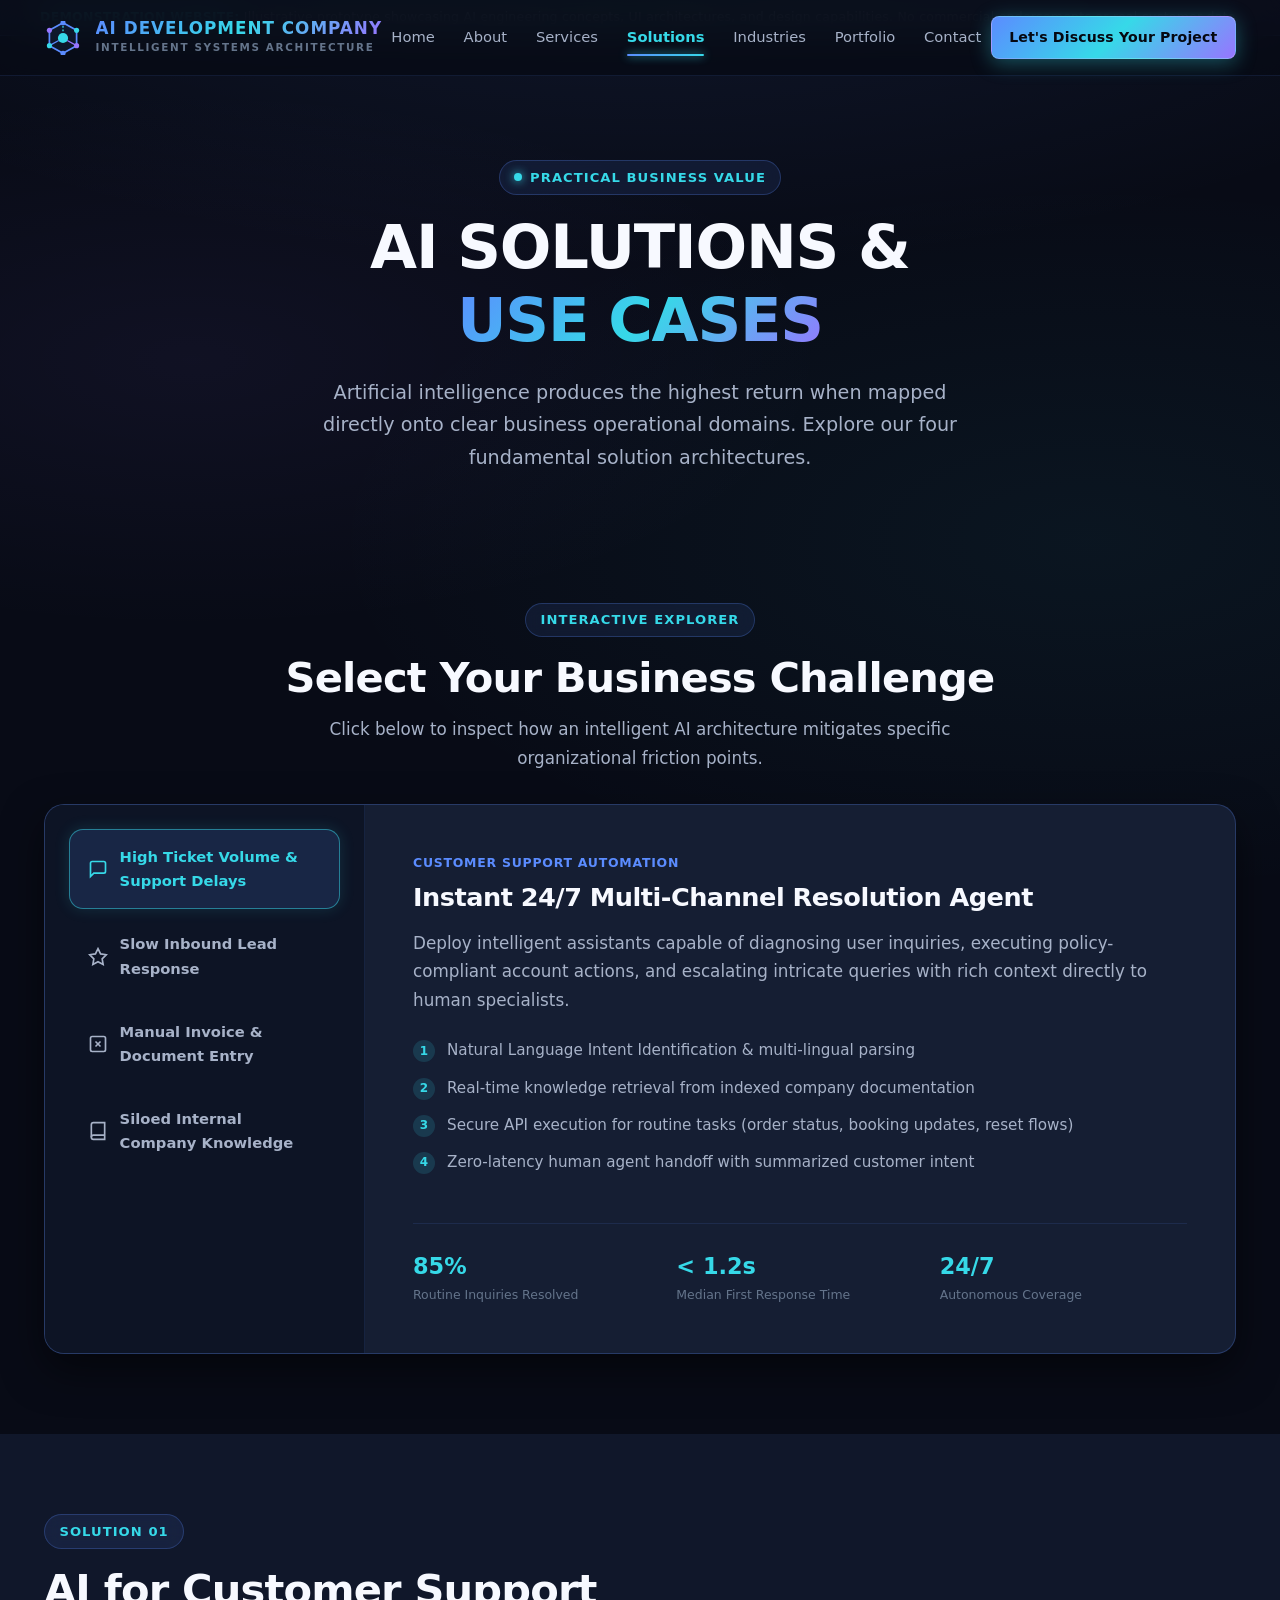
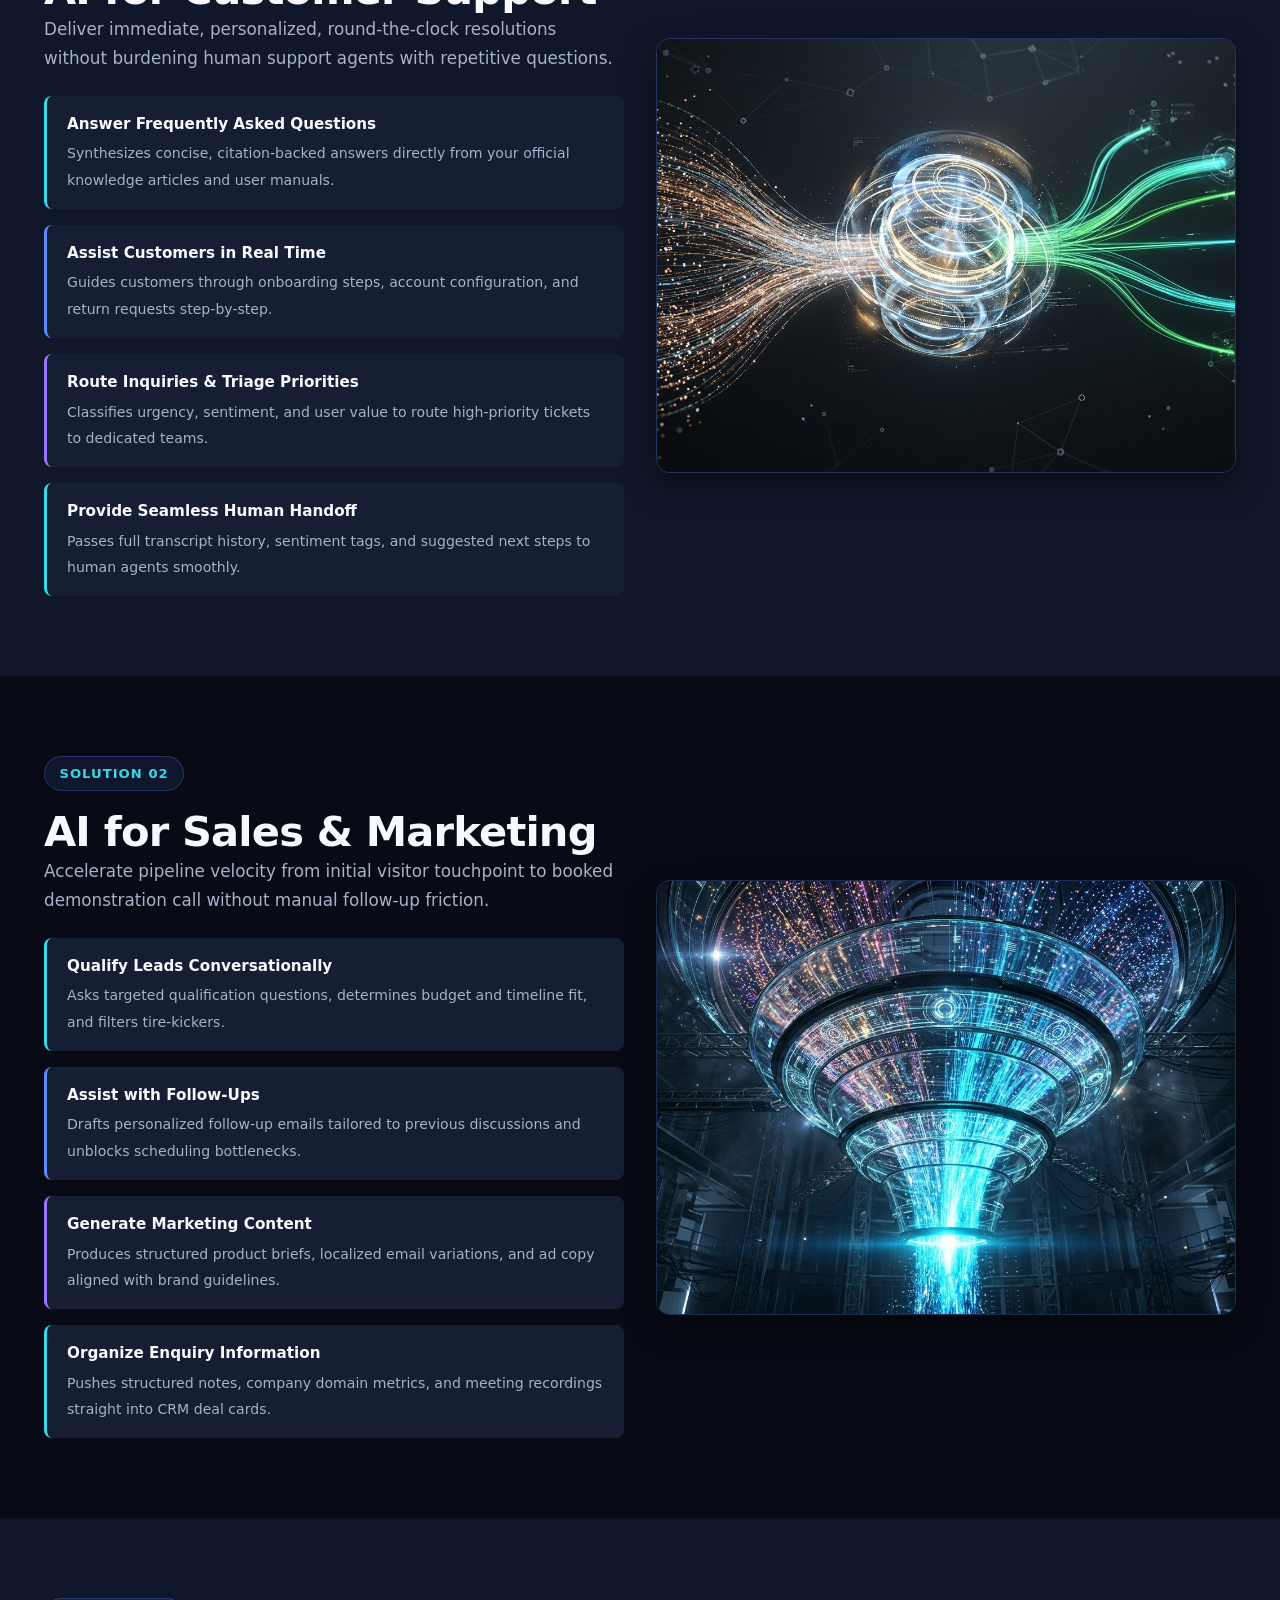
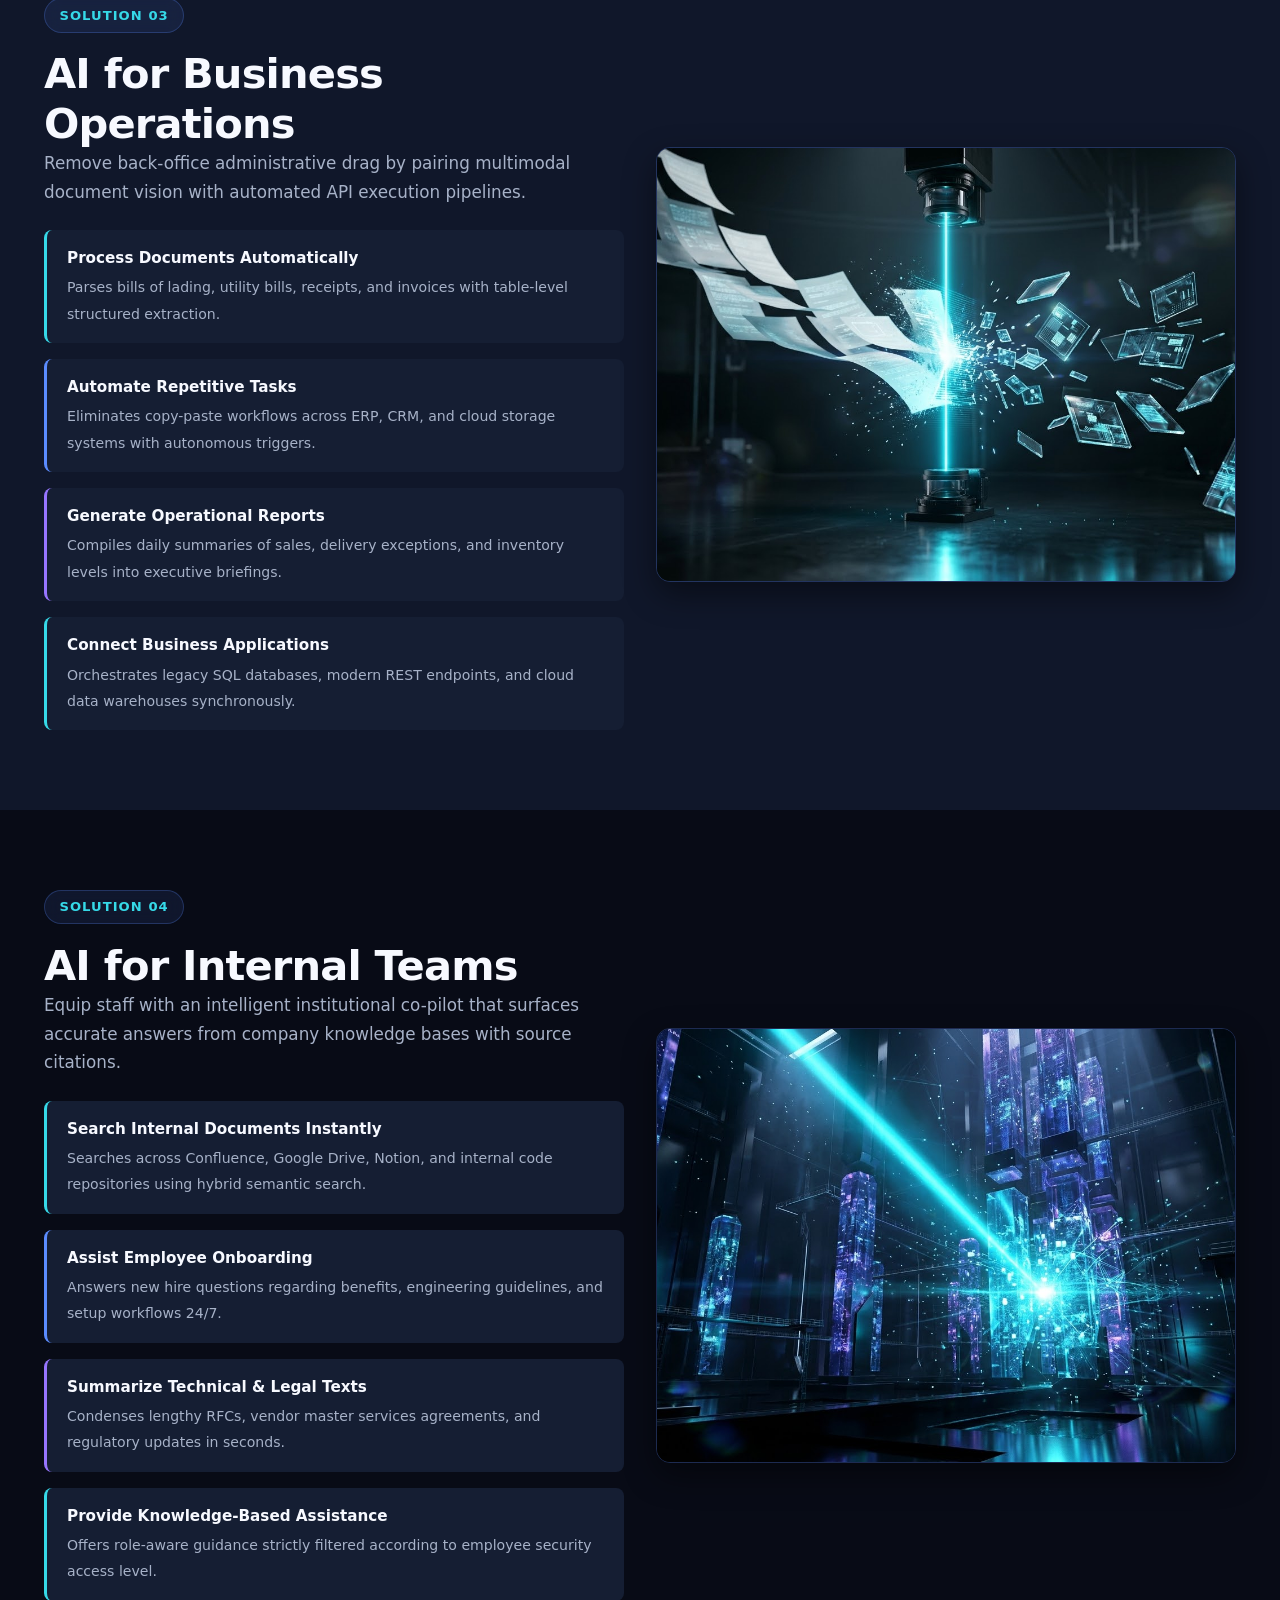
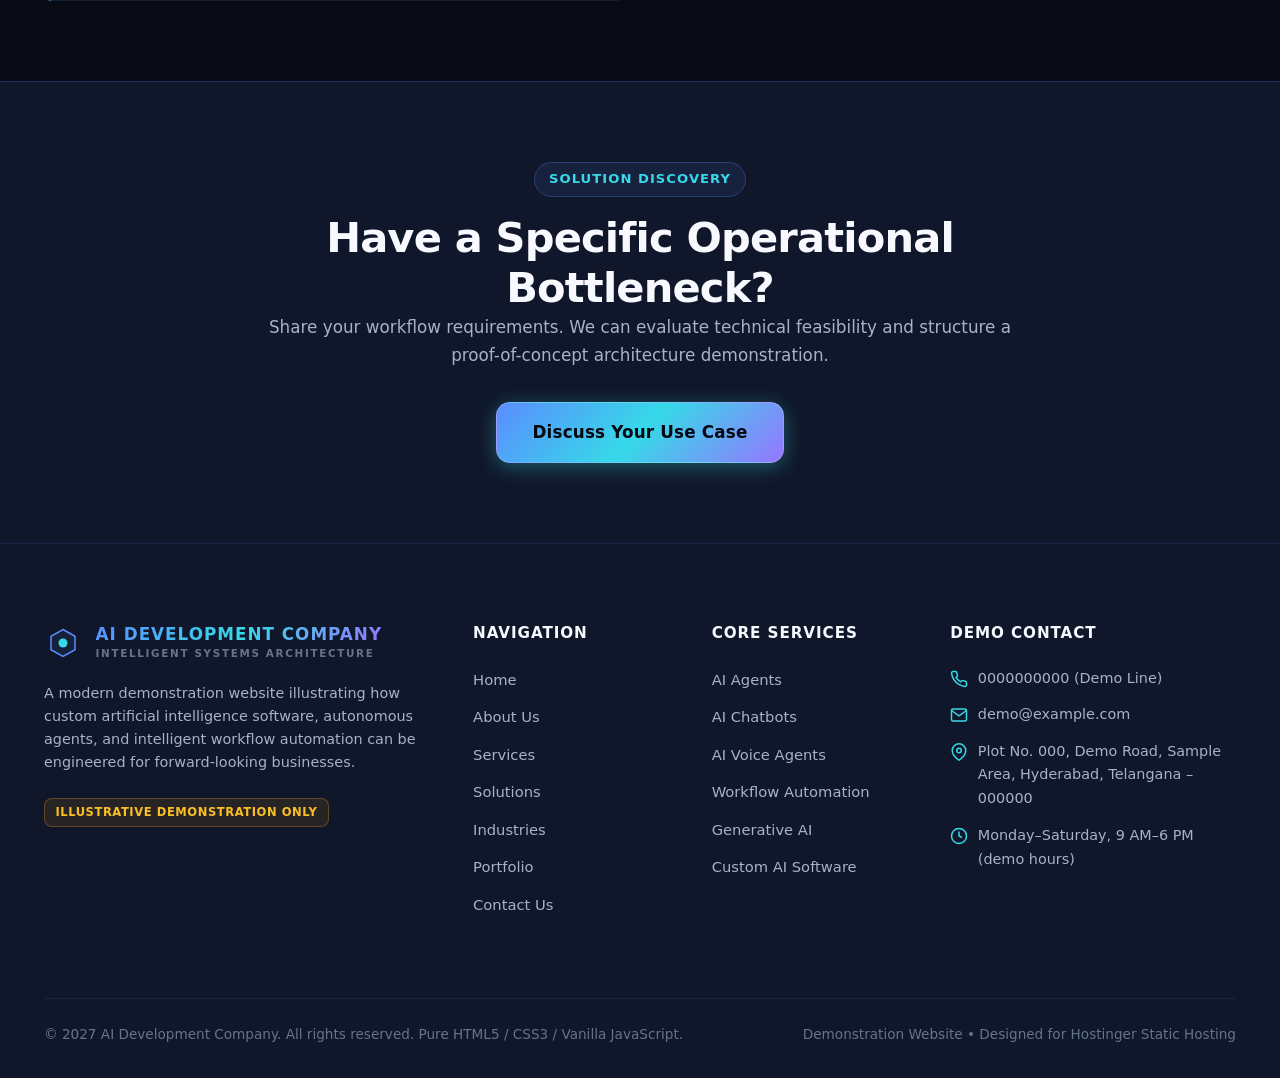
<file: solutions.html>
<!DOCTYPE html>
<html lang="en">
<head>
  <meta charset="UTF-8">
  <meta name="viewport" content="width=device-width, initial-scale=1.0">
  <title>AI Solutions & Business Use Cases — AI Development Company</title>
  <meta name="description" content="Discover practical enterprise AI solutions: automated customer support, inbound sales qualification, business operations automation, and internal team knowledge retrieval.">
  <meta name="keywords" content="AI business solutions, AI customer support, sales qualification agent, operations automation, enterprise knowledge retrieval, AI use cases">
  <meta property="og:title" content="AI Solutions & Use Cases — AI Development Company">
  <meta property="og:description" content="Practical, high-impact artificial intelligence architectures designed for measurable business outcomes.">
  <meta property="og:type" content="website">
  
  <link rel="stylesheet" href="css/styles.css">
  <link rel="stylesheet" href="css/mockups.css">
</head>
<body>

  <!-- Demo Disclaimer Banner -->
  <aside class="demo-banner">
    <strong>DEMONSTRATION WEBSITE:</strong> Illustrative prototype showcasing AI engineering concepts, UI architectures, and design capabilities. No commercial endorsements or real customer data.
  </aside>

  <!-- Sticky Site Navigation -->
  <header class="site-header">
    <div class="container nav-container">
      <a href="index.html" class="brand-logo" aria-label="AI Development Company Home">
        <div class="brand-symbol">
          <svg width="34" height="34" viewBox="0 0 40 40" fill="none" xmlns="http://www.w3.org/2000/svg">
            <polygon points="20,2 36,11 36,29 20,38 4,29 4,11" stroke="#5B8CFF" stroke-width="2" fill="rgba(91,140,255,0.08)"/>
            <circle cx="20" cy="20" r="6" fill="#36D9E8"/>
            <line x1="20" y1="2" x2="20" y2="14" stroke="#36D9E8" stroke-width="1.5" stroke-dasharray="2 2"/>
            <line x1="36" y1="29" x2="25" y2="23" stroke="#9775FF" stroke-width="1.5"/>
            <line x1="4" y1="29" x2="15" y2="23" stroke="#5B8CFF" stroke-width="1.5"/>
            <circle cx="20" cy="2" r="3" fill="#5B8CFF"/>
            <circle cx="36" cy="11" r="3" fill="#36D9E8"/>
            <circle cx="36" cy="29" r="3" fill="#9775FF"/>
            <circle cx="20" cy="38" r="3" fill="#5B8CFF"/>
            <circle cx="4" cy="29" r="3" fill="#36D9E8"/>
            <circle cx="4" cy="11" r="3" fill="#9775FF"/>
          </svg>
        </div>
        <div class="brand-text">
          <span class="brand-title">AI DEVELOPMENT COMPANY</span>
          <span class="brand-subtitle">Intelligent Systems Architecture</span>
        </div>
      </a>

      <nav class="nav-links" aria-label="Main Navigation">
        <a href="index.html" class="nav-link">Home</a>
        <a href="about.html" class="nav-link">About</a>
        <a href="services.html" class="nav-link">Services</a>
        <a href="solutions.html" class="nav-link active">Solutions</a>
        <a href="industries.html" class="nav-link">Industries</a>
        <a href="portfolio.html" class="nav-link">Portfolio</a>
        <a href="contact.html" class="nav-link">Contact</a>
      </nav>

      <div class="nav-actions">
        <a href="contact.html" class="btn btn-primary btn-sm">Let's Discuss Your Project</a>
        <button class="mobile-toggle" aria-label="Toggle mobile menu" aria-expanded="false">
          <span class="hamburger-line"></span>
          <span class="hamburger-line"></span>
          <span class="hamburger-line"></span>
        </button>
      </div>
    </div>
  </header>

  <!-- Mobile Navigation Drawer -->
  <div class="mobile-nav" aria-label="Mobile Navigation">
    <a href="index.html" class="nav-link">Home <span>&rarr;</span></a>
    <a href="about.html" class="nav-link">About <span>&rarr;</span></a>
    <a href="services.html" class="nav-link">Services <span>&rarr;</span></a>
    <a href="solutions.html" class="nav-link active">Solutions <span>&rarr;</span></a>
    <a href="industries.html" class="nav-link">Industries <span>&rarr;</span></a>
    <a href="portfolio.html" class="nav-link">Portfolio <span>&rarr;</span></a>
    <a href="contact.html" class="nav-link">Contact <span>&rarr;</span></a>
    <div class="mobile-nav-cta">
      <a href="contact.html" class="btn btn-primary" style="width: 100%;">Let's Discuss Your Project</a>
    </div>
  </div>

  <main id="main-content">
    <!-- Solutions Hero -->
    <section class="section section-hero" style="min-height: 50vh;">
      <div class="container">
        <div class="section-header reveal" style="max-width: 860px;">
          <div class="eyebrow">
            <span class="eyebrow-pulse"></span>
            Practical Business Value
          </div>
          <h1>AI SOLUTIONS &amp; <span class="text-gradient">USE CASES</span></h1>
          <p class="lead" style="margin-inline: auto; margin-top: 1.25rem;">
            Artificial intelligence produces the highest return when mapped directly onto clear business operational domains. Explore our four fundamental solution architectures.
          </p>
        </div>
      </div>
    </section>

    <!-- Interactive Challenge & Solution Selector (Section 7 Requirement) -->
    <section class="section" style="padding-top: 0;">
      <div class="container">
        <div class="section-header reveal" style="max-width: 720px; margin-bottom: 2rem;">
          <div class="eyebrow">Interactive Explorer</div>
          <h2>Select Your Business Challenge</h2>
          <p>Click below to inspect how an intelligent AI architecture mitigates specific organizational friction points.</p>
        </div>

        <div class="usecase-selector-container reveal">
          <div class="usecase-tabs" role="tablist">
            <button class="usecase-tab-btn active" data-case="support" role="tab" aria-selected="true">
              <svg class="usecase-tab-icon" viewBox="0 0 24 24" fill="none" stroke="currentColor" stroke-width="2"><path d="M21 15a2 2 0 0 1-2 2H7l-4 4V5a2 2 0 0 1 2-2h14a2 2 0 0 1 2 2z"/></svg>
              <span>High Ticket Volume &amp; Support Delays</span>
            </button>
            <button class="usecase-tab-btn" data-case="sales" role="tab" aria-selected="false">
              <svg class="usecase-tab-icon" viewBox="0 0 24 24" fill="none" stroke="currentColor" stroke-width="2"><polygon points="12 2 15.09 8.26 22 9.27 17 14.14 18.18 21.02 12 17.77 5.82 21.02 7 14.14 2 9.27 8.91 8.26 12 2"/></svg>
              <span>Slow Inbound Lead Response</span>
            </button>
            <button class="usecase-tab-btn" data-case="operations" role="tab" aria-selected="false">
              <svg class="usecase-tab-icon" viewBox="0 0 24 24" fill="none" stroke="currentColor" stroke-width="2"><rect x="3" y="3" width="18" height="18" rx="2"/><line x1="9" y1="9" x2="15" y2="15"/><line x1="15" y1="9" x2="9" y2="15"/></svg>
              <span>Manual Invoice &amp; Document Entry</span>
            </button>
            <button class="usecase-tab-btn" data-case="internal" role="tab" aria-selected="false">
              <svg class="usecase-tab-icon" viewBox="0 0 24 24" fill="none" stroke="currentColor" stroke-width="2"><path d="M4 19.5A2.5 2.5 0 0 1 6.5 17H20"/><path d="M6.5 2H20v20H6.5A2.5 2.5 0 0 1 4 19.5v-15A2.5 2.5 0 0 1 6.5 2z"/></svg>
              <span>Siloed Internal Company Knowledge</span>
            </button>
          </div>

          <!-- Dynamic Panel Populated by Vanilla JS -->
          <div class="usecase-content-panel" role="tabpanel">
            <div class="usecase-badge">Customer Support Automation</div>
            <h3 class="usecase-solution-title">Instant 24/7 Multi-Channel Resolution Agent</h3>
            <p class="usecase-solution-desc">Deploy intelligent assistants capable of diagnosing user inquiries, executing policy-compliant account actions, and escalating intricate queries with rich context directly to human specialists.</p>
            <div class="usecase-step-list">
              <div class="usecase-step-item">
                <div class="usecase-step-bullet">1</div>
                <div>Natural Language Intent Identification &amp; multi-lingual parsing</div>
              </div>
              <div class="usecase-step-item">
                <div class="usecase-step-bullet">2</div>
                <div>Real-time knowledge retrieval from indexed company documentation</div>
              </div>
              <div class="usecase-step-item">
                <div class="usecase-step-bullet">3</div>
                <div>Secure API execution for routine tasks (order status, booking updates, reset flows)</div>
              </div>
              <div class="usecase-step-item">
                <div class="usecase-step-bullet">4</div>
                <div>Zero-latency human agent handoff with summarized customer intent</div>
              </div>
            </div>
            <div class="usecase-metrics-bar">
              <div class="usecase-metric">
                <span class="metric-val">85%</span>
                <span class="metric-label">Routine Inquiries Resolved</span>
              </div>
              <div class="usecase-metric">
                <span class="metric-val">&lt; 1.2s</span>
                <span class="metric-label">Median First Response Time</span>
              </div>
              <div class="usecase-metric">
                <span class="metric-val">24/7</span>
                <span class="metric-label">Autonomous Coverage</span>
              </div>
            </div>
          </div>
        </div>
      </div>
    </section>

    <!-- Large Solution 1: AI for Customer Support -->
    <section class="section" style="background: var(--bg-secondary);">
      <div class="container">
        <div class="grid-2" style="align-items: center;">
          <div class="reveal">
            <div class="eyebrow">Solution 01</div>
            <h2>AI for Customer Support</h2>
            <p style="margin-bottom: 1.2rem;">
              Deliver immediate, personalized, round-the-clock resolutions without burdening human support agents with repetitive questions.
            </p>

            <div style="display: flex; flex-direction: column; gap: 1rem; margin-top: 1.5rem;">
              <div style="background: var(--bg-card); padding: 1rem 1.25rem; border-radius: var(--radius-sm); border-left: 3px solid var(--accent-cyan);">
                <strong style="color: var(--text-primary); font-size: 0.95rem; display: block; margin-bottom: 0.2rem;">Answer Frequently Asked Questions</strong>
                <span style="font-size: 0.88rem; color: var(--text-secondary);">Synthesizes concise, citation-backed answers directly from your official knowledge articles and user manuals.</span>
              </div>

              <div style="background: var(--bg-card); padding: 1rem 1.25rem; border-radius: var(--radius-sm); border-left: 3px solid var(--accent-blue);">
                <strong style="color: var(--text-primary); font-size: 0.95rem; display: block; margin-bottom: 0.2rem;">Assist Customers in Real Time</strong>
                <span style="font-size: 0.88rem; color: var(--text-secondary);">Guides customers through onboarding steps, account configuration, and return requests step-by-step.</span>
              </div>

              <div style="background: var(--bg-card); padding: 1rem 1.25rem; border-radius: var(--radius-sm); border-left: 3px solid var(--accent-violet);">
                <strong style="color: var(--text-primary); font-size: 0.95rem; display: block; margin-bottom: 0.2rem;">Route Inquiries &amp; Triage Priorities</strong>
                <span style="font-size: 0.88rem; color: var(--text-secondary);">Classifies urgency, sentiment, and user value to route high-priority tickets to dedicated teams.</span>
              </div>

              <div style="background: var(--bg-card); padding: 1rem 1.25rem; border-radius: var(--radius-sm); border-left: 3px solid var(--accent-cyan);">
                <strong style="color: var(--text-primary); font-size: 0.95rem; display: block; margin-bottom: 0.2rem;">Provide Seamless Human Handoff</strong>
                <span style="font-size: 0.88rem; color: var(--text-secondary);">Passes full transcript history, sentiment tags, and suggested next steps to human agents smoothly.</span>
              </div>
            </div>
          </div>

          <!-- Image 11: Customer Support -->
          <div class="reveal">
            <img src="images/solution-customer-support-ai.jpg" alt="Autonomous AI Customer Support and Knowledge Resolution" class="site-image aspect-4-3" loading="lazy">
          </div>
        </div>
      </div>
    </section>

    <!-- Large Solution 2: AI for Sales & Marketing -->
    <section class="section">
      <div class="container">
        <div class="grid-2" style="align-items: center;">
          <!-- Image 12: Sales & Marketing -->
          <div class="reveal" style="order: 2;">
            <img src="images/solution-sales-qualification-ai.jpg" alt="AI Sales and Inbound Lead Qualification Pipeline" class="site-image aspect-4-3" loading="lazy">
          </div>

          <div class="reveal" style="order: 1;">
            <div class="eyebrow">Solution 02</div>
            <h2>AI for Sales &amp; Marketing</h2>
            <p style="margin-bottom: 1.2rem;">
              Accelerate pipeline velocity from initial visitor touchpoint to booked demonstration call without manual follow-up friction.
            </p>

            <div style="display: flex; flex-direction: column; gap: 1rem; margin-top: 1.5rem;">
              <div style="background: var(--bg-card); padding: 1rem 1.25rem; border-radius: var(--radius-sm); border-left: 3px solid var(--accent-cyan);">
                <strong style="color: var(--text-primary); font-size: 0.95rem; display: block; margin-bottom: 0.2rem;">Qualify Leads Conversationally</strong>
                <span style="font-size: 0.88rem; color: var(--text-secondary);">Asks targeted qualification questions, determines budget and timeline fit, and filters tire-kickers.</span>
              </div>

              <div style="background: var(--bg-card); padding: 1rem 1.25rem; border-radius: var(--radius-sm); border-left: 3px solid var(--accent-blue);">
                <strong style="color: var(--text-primary); font-size: 0.95rem; display: block; margin-bottom: 0.2rem;">Assist with Follow-Ups</strong>
                <span style="font-size: 0.88rem; color: var(--text-secondary);">Drafts personalized follow-up emails tailored to previous discussions and unblocks scheduling bottlenecks.</span>
              </div>

              <div style="background: var(--bg-card); padding: 1rem 1.25rem; border-radius: var(--radius-sm); border-left: 3px solid var(--accent-violet);">
                <strong style="color: var(--text-primary); font-size: 0.95rem; display: block; margin-bottom: 0.2rem;">Generate Marketing Content</strong>
                <span style="font-size: 0.88rem; color: var(--text-secondary);">Produces structured product briefs, localized email variations, and ad copy aligned with brand guidelines.</span>
              </div>

              <div style="background: var(--bg-card); padding: 1rem 1.25rem; border-radius: var(--radius-sm); border-left: 3px solid var(--accent-cyan);">
                <strong style="color: var(--text-primary); font-size: 0.95rem; display: block; margin-bottom: 0.2rem;">Organize Enquiry Information</strong>
                <span style="font-size: 0.88rem; color: var(--text-secondary);">Pushes structured notes, company domain metrics, and meeting recordings straight into CRM deal cards.</span>
              </div>
            </div>
          </div>
        </div>
      </div>
    </section>

    <!-- Large Solution 3: AI for Business Operations -->
    <section class="section" style="background: var(--bg-secondary);">
      <div class="container">
        <div class="grid-2" style="align-items: center;">
          <div class="reveal">
            <div class="eyebrow">Solution 03</div>
            <h2>AI for Business Operations</h2>
            <p style="margin-bottom: 1.2rem;">
              Remove back-office administrative drag by pairing multimodal document vision with automated API execution pipelines.
            </p>

            <div style="display: flex; flex-direction: column; gap: 1rem; margin-top: 1.5rem;">
              <div style="background: var(--bg-card); padding: 1rem 1.25rem; border-radius: var(--radius-sm); border-left: 3px solid var(--accent-cyan);">
                <strong style="color: var(--text-primary); font-size: 0.95rem; display: block; margin-bottom: 0.2rem;">Process Documents Automatically</strong>
                <span style="font-size: 0.88rem; color: var(--text-secondary);">Parses bills of lading, utility bills, receipts, and invoices with table-level structured extraction.</span>
              </div>

              <div style="background: var(--bg-card); padding: 1rem 1.25rem; border-radius: var(--radius-sm); border-left: 3px solid var(--accent-blue);">
                <strong style="color: var(--text-primary); font-size: 0.95rem; display: block; margin-bottom: 0.2rem;">Automate Repetitive Tasks</strong>
                <span style="font-size: 0.88rem; color: var(--text-secondary);">Eliminates copy-paste workflows across ERP, CRM, and cloud storage systems with autonomous triggers.</span>
              </div>

              <div style="background: var(--bg-card); padding: 1rem 1.25rem; border-radius: var(--radius-sm); border-left: 3px solid var(--accent-violet);">
                <strong style="color: var(--text-primary); font-size: 0.95rem; display: block; margin-bottom: 0.2rem;">Generate Operational Reports</strong>
                <span style="font-size: 0.88rem; color: var(--text-secondary);">Compiles daily summaries of sales, delivery exceptions, and inventory levels into executive briefings.</span>
              </div>

              <div style="background: var(--bg-card); padding: 1rem 1.25rem; border-radius: var(--radius-sm); border-left: 3px solid var(--accent-cyan);">
                <strong style="color: var(--text-primary); font-size: 0.95rem; display: block; margin-bottom: 0.2rem;">Connect Business Applications</strong>
                <span style="font-size: 0.88rem; color: var(--text-secondary);">Orchestrates legacy SQL databases, modern REST endpoints, and cloud data warehouses synchronously.</span>
              </div>
            </div>
          </div>

          <!-- Image 13: Operations Automation -->
          <div class="reveal">
            <img src="images/solution-operations-automation-ai.jpg" alt="AI Operations Automation and Document Processing" class="site-image aspect-4-3" loading="lazy">
          </div>
        </div>
      </div>
    </section>

    <!-- Large Solution 4: AI for Internal Teams -->
    <section class="section">
      <div class="container">
        <div class="grid-2" style="align-items: center;">
          <!-- Image 14: Internal Knowledge -->
          <div class="reveal" style="order: 2;">
            <img src="images/solution-internal-knowledge-ai.jpg" alt="Enterprise AI Internal Knowledge Retrieval and Assistant" class="site-image aspect-4-3" loading="lazy">
          </div>

          <div class="reveal" style="order: 1;">
            <div class="eyebrow">Solution 04</div>
            <h2>AI for Internal Teams</h2>
            <p style="margin-bottom: 1.2rem;">
              Equip staff with an intelligent institutional co-pilot that surfaces accurate answers from company knowledge bases with source citations.
            </p>

            <div style="display: flex; flex-direction: column; gap: 1rem; margin-top: 1.5rem;">
              <div style="background: var(--bg-card); padding: 1rem 1.25rem; border-radius: var(--radius-sm); border-left: 3px solid var(--accent-cyan);">
                <strong style="color: var(--text-primary); font-size: 0.95rem; display: block; margin-bottom: 0.2rem;">Search Internal Documents Instantly</strong>
                <span style="font-size: 0.88rem; color: var(--text-secondary);">Searches across Confluence, Google Drive, Notion, and internal code repositories using hybrid semantic search.</span>
              </div>

              <div style="background: var(--bg-card); padding: 1rem 1.25rem; border-radius: var(--radius-sm); border-left: 3px solid var(--accent-blue);">
                <strong style="color: var(--text-primary); font-size: 0.95rem; display: block; margin-bottom: 0.2rem;">Assist Employee Onboarding</strong>
                <span style="font-size: 0.88rem; color: var(--text-secondary);">Answers new hire questions regarding benefits, engineering guidelines, and setup workflows 24/7.</span>
              </div>

              <div style="background: var(--bg-card); padding: 1rem 1.25rem; border-radius: var(--radius-sm); border-left: 3px solid var(--accent-violet);">
                <strong style="color: var(--text-primary); font-size: 0.95rem; display: block; margin-bottom: 0.2rem;">Summarize Technical &amp; Legal Texts</strong>
                <span style="font-size: 0.88rem; color: var(--text-secondary);">Condenses lengthy RFCs, vendor master services agreements, and regulatory updates in seconds.</span>
              </div>

              <div style="background: var(--bg-card); padding: 1rem 1.25rem; border-radius: var(--radius-sm); border-left: 3px solid var(--accent-cyan);">
                <strong style="color: var(--text-primary); font-size: 0.95rem; display: block; margin-bottom: 0.2rem;">Provide Knowledge-Based Assistance</strong>
                <span style="font-size: 0.88rem; color: var(--text-secondary);">Offers role-aware guidance strictly filtered according to employee security access level.</span>
              </div>
            </div>
          </div>
        </div>
      </div>
    </section>

    <!-- Final Solutions CTA -->
    <section class="section" style="background: var(--bg-secondary); border-top: 1px solid var(--border-medium);">
      <div class="container text-center reveal" style="max-width: 800px; margin-inline: auto; text-align: center;">
        <div class="eyebrow" style="margin-inline: auto;">Solution Discovery</div>
        <h2>Have a Specific Operational Bottleneck?</h2>
        <p style="margin-bottom: 2rem;">Share your workflow requirements. We can evaluate technical feasibility and structure a proof-of-concept architecture demonstration.</p>
        <a href="contact.html" class="btn btn-primary btn-lg">Discuss Your Use Case</a>
      </div>
    </section>
  </main>

  <!-- Global Footer -->
  <footer class="site-footer">
    <div class="container">
      <div class="footer-grid">
        <div>
          <a href="index.html" class="brand-logo" style="margin-bottom: 1.2rem;">
            <div class="brand-symbol">
              <svg width="30" height="30" viewBox="0 0 40 40" fill="none" xmlns="http://www.w3.org/2000/svg">
                <polygon points="20,2 36,11 36,29 20,38 4,29 4,11" stroke="#5B8CFF" stroke-width="2" fill="rgba(91,140,255,0.08)"/>
                <circle cx="20" cy="20" r="6" fill="#36D9E8"/>
              </svg>
            </div>
            <div class="brand-text">
              <span class="brand-title">AI DEVELOPMENT COMPANY</span>
              <span class="brand-subtitle">Intelligent Systems Architecture</span>
            </div>
          </a>
          <p style="font-size: 0.9rem; color: var(--text-secondary); line-height: 1.6; margin-bottom: 1.5rem;">
            A modern demonstration website illustrating how custom artificial intelligence software, autonomous agents, and intelligent workflow automation can be engineered for forward-looking businesses.
          </p>
          <div class="demo-disclaimer-pill">Illustrative Demonstration Only</div>
        </div>

        <div>
          <h4 class="footer-col-title">Navigation</h4>
          <ul class="footer-links">
            <li><a href="index.html">Home</a></li>
            <li><a href="about.html">About Us</a></li>
            <li><a href="services.html">Services</a></li>
            <li><a href="solutions.html">Solutions</a></li>
            <li><a href="industries.html">Industries</a></li>
            <li><a href="portfolio.html">Portfolio</a></li>
            <li><a href="contact.html">Contact Us</a></li>
          </ul>
        </div>

        <div>
          <h4 class="footer-col-title">Core Services</h4>
          <ul class="footer-links">
            <li><a href="services.html#agents">AI Agents</a></li>
            <li><a href="services.html#chatbots">AI Chatbots</a></li>
            <li><a href="services.html#voice">AI Voice Agents</a></li>
            <li><a href="services.html#workflow">Workflow Automation</a></li>
            <li><a href="services.html#generative">Generative AI</a></li>
            <li><a href="services.html#custom">Custom AI Software</a></li>
          </ul>
        </div>

        <div>
          <h4 class="footer-col-title">Demo Contact</h4>
          <div class="footer-contact-list">
            <div class="footer-contact-item">
              <svg width="18" height="18" viewBox="0 0 24 24" fill="none" stroke="currentColor" stroke-width="2"><path d="M22 16.92v3a2 2 0 0 1-2.18 2 19.79 19.79 0 0 1-8.63-3.07 19.5 19.5 0 0 1-6-6 19.79 19.79 0 0 1-3.07-8.67A2 2 0 0 1 4.11 2h3a2 2 0 0 1 2 1.72 12.84 12.84 0 0 0 .7 2.81 2 2 0 0 1-.45 2.11L8.09 9.91a16 16 0 0 0 6 6l1.27-1.27a2 2 0 0 1 2.11-.45 12.84 12.84 0 0 0 2.81.7A2 2 0 0 1 22 16.92z"/></svg>
              <span>0000000000 (Demo Line)</span>
            </div>
            <div class="footer-contact-item">
              <svg width="18" height="18" viewBox="0 0 24 24" fill="none" stroke="currentColor" stroke-width="2"><path d="M4 4h16c1.1 0 2 .9 2 2v12c0 1.1-.9 2-2 2H4c-1.1 0-2-.9-2-2V6c0-1.1.9-2 2-2z"/><polyline points="22,6 12,13 2,6"/></svg>
              <span>demo@example.com</span>
            </div>
            <div class="footer-contact-item">
              <svg width="18" height="18" viewBox="0 0 24 24" fill="none" stroke="currentColor" stroke-width="2"><path d="M21 10c0 7-9 13-9 13s-9-6-9-13a9 9 0 0 1 18 0z"/><circle cx="12" cy="10" r="3"/></svg>
              <span>Plot No. 000, Demo Road, Sample Area, Hyderabad, Telangana – 000000</span>
            </div>
            <div class="footer-contact-item">
              <svg width="18" height="18" viewBox="0 0 24 24" fill="none" stroke="currentColor" stroke-width="2"><circle cx="12" cy="12" r="10"/><polyline points="12 6 12 12 16 14"/></svg>
              <span>Monday–Saturday, 9 AM–6 PM (demo hours)</span>
            </div>
          </div>
        </div>
      </div>

      <div class="footer-bottom">
        <span>&copy; 2027 AI Development Company. All rights reserved. Pure HTML5 / CSS3 / Vanilla JavaScript.</span>
        <span>Demonstration Website &bull; Designed for Hostinger Static Hosting</span>
      </div>
    </div>
  </footer>

  <!-- Floating Back to Top Button -->
  <button class="back-to-top" aria-label="Back to top of page">
    <svg width="20" height="20" viewBox="0 0 24 24" fill="none" stroke="currentColor" stroke-width="2.5"><polyline points="18 15 12 9 6 15"/></svg>
  </button>

  <script src="js/main.js"></script>
</body>
</html>
</file>
<file: css/styles.css>
/* ==========================================================================
   AI DEVELOPMENT COMPANY — PREMIUM DEMO STYLESHEET
   Pure CSS3 with Modern Variables, Fluid Layouts & Futuristic Aesthetics
   ========================================================================== */

/* --------------------------------------------------------------------------
   1. Design System & CSS Variables
   -------------------------------------------------------------------------- */
:root {
  /* Color Palette */
  --bg-primary: #080B16;
  --bg-secondary: #10172A;
  --bg-card: #151E33;
  --bg-card-hover: #1B2642;
  --bg-card-alt: #131B30;
  --bg-glass: rgba(21, 30, 51, 0.75);
  
  /* Brand Accents */
  --accent-blue: #5B8CFF;
  --accent-cyan: #36D9E8;
  --accent-violet: #9775FF;
  --accent-green: #10B981;
  --accent-amber: #F59E0B;
  
  /* Gradients */
  --gradient-brand: linear-gradient(135deg, #5B8CFF 0%, #36D9E8 50%, #9775FF 100%);
  --gradient-blue-cyan: linear-gradient(135deg, #5B8CFF 0%, #36D9E8 100%);
  --gradient-violet-blue: linear-gradient(135deg, #9775FF 0%, #5B8CFF 100%);
  --gradient-dark: linear-gradient(180deg, #10172A 0%, #080B16 100%);
  --gradient-card: linear-gradient(145deg, rgba(27, 38, 66, 0.6) 0%, rgba(16, 23, 42, 0.8) 100%);
  --gradient-glow: radial-gradient(circle at 50% 50%, rgba(91, 140, 255, 0.15) 0%, rgba(8, 11, 22, 0) 70%);

  /* Typography Colors */
  --text-primary: #F7F9FF;
  --text-secondary: #A7B2C8;
  --text-muted: #64748B;
  --text-accent: #36D9E8;

  /* Borders & Dividers */
  --border-subtle: rgba(91, 140, 255, 0.12);
  --border-medium: rgba(91, 140, 255, 0.25);
  --border-highlight: rgba(54, 217, 232, 0.5);
  --border-glow: 0 0 20px rgba(54, 217, 232, 0.25);

  /* Shadows */
  --shadow-sm: 0 2px 8px rgba(0, 0, 0, 0.3);
  --shadow-md: 0 8px 24px rgba(0, 0, 0, 0.4);
  --shadow-lg: 0 16px 40px rgba(0, 0, 0, 0.5);
  --shadow-glow: 0 0 30px rgba(91, 140, 255, 0.2);

  /* Spacing Scale */
  --space-2xs: 0.25rem;
  --space-xs: 0.5rem;
  --space-sm: 0.75rem;
  --space-md: 1rem;
  --space-lg: 1.5rem;
  --space-xl: 2rem;
  --space-2xl: 3rem;
  --space-3xl: 5rem;
  --space-4xl: 7.5rem;

  /* Typography Stack */
  --font-sans: system-ui, -apple-system, BlinkMacSystemFont, "Segoe UI", Roboto, "Helvetica Neue", Arial, sans-serif;
  --font-mono: ui-monospace, SFMono-Regular, Menlo, Monaco, Consolas, "Liberation Mono", "Courier New", monospace;

  /* Transitions */
  --transition-fast: 0.18s ease-in-out;
  --transition-base: 0.28s ease-in-out;
  --transition-slow: 0.5s cubic-bezier(0.16, 1, 0.3, 1);

  /* Layout */
  --container-max: 1240px;
  --header-height: 76px;
  --radius-sm: 8px;
  --radius-md: 14px;
  --radius-lg: 20px;
  --radius-full: 9999px;
}

/* --------------------------------------------------------------------------
   2. Reset & Base Styles
   -------------------------------------------------------------------------- */
*, *::before, *::after {
  box-sizing: border-box;
  margin: 0;
  padding: 0;
}

html {
  scroll-behavior: smooth;
  font-size: 16px;
  background-color: var(--bg-primary);
  color: var(--text-primary);
  font-family: var(--font-sans);
  -webkit-font-smoothing: antialiased;
  -moz-osx-font-smoothing: grayscale;
}

body {
  background-color: var(--bg-primary);
  background-image: 
    radial-gradient(ellipse 80% 50% at 50% -20%, rgba(91, 140, 255, 0.12), transparent),
    radial-gradient(ellipse 60% 40% at 85% 60%, rgba(54, 217, 232, 0.05), transparent),
    radial-gradient(ellipse 50% 30% at 15% 40%, rgba(151, 117, 255, 0.06), transparent);
  background-attachment: fixed;
  color: var(--text-primary);
  line-height: 1.65;
  overflow-x: hidden;
  min-height: 100vh;
  display: flex;
  flex-direction: column;
}

img, svg {
  display: block;
  max-width: 100%;
}

a {
  color: inherit;
  text-decoration: none;
  transition: color var(--transition-fast);
}

button, input, select, textarea {
  font: inherit;
  color: inherit;
  background: transparent;
  border: none;
}

button {
  cursor: pointer;
}

ul, ol {
  list-style: none;
}

/* --------------------------------------------------------------------------
   3. Typography & Utility Classes
   -------------------------------------------------------------------------- */
h1, h2, h3, h4, h5, h6 {
  font-weight: 700;
  line-height: 1.2;
  color: var(--text-primary);
  letter-spacing: -0.02em;
}

h1 { font-size: clamp(2.4rem, 5vw, 3.8rem); font-weight: 800; }
h2 { font-size: clamp(1.8rem, 3.5vw, 2.6rem); }
h3 { font-size: clamp(1.3rem, 2.2vw, 1.7rem); }
h4 { font-size: 1.2rem; }

p {
  color: var(--text-secondary);
  font-size: 1.05rem;
  line-height: 1.7;
}

.text-gradient {
  background: var(--gradient-brand);
  -webkit-background-clip: text;
  -webkit-text-fill-color: transparent;
  display: inline-block;
}

.text-gradient-cyan {
  background: var(--gradient-blue-cyan);
  -webkit-background-clip: text;
  -webkit-text-fill-color: transparent;
  display: inline-block;
}

.eyebrow {
  display: inline-flex;
  align-items: center;
  gap: 0.5rem;
  padding: 0.35rem 0.9rem;
  border-radius: var(--radius-full);
  background: rgba(91, 140, 255, 0.1);
  border: 1px solid var(--border-medium);
  color: var(--accent-cyan);
  font-size: 0.82rem;
  font-weight: 600;
  letter-spacing: 0.08em;
  text-transform: uppercase;
  margin-bottom: var(--space-md);
  backdrop-filter: blur(8px);
}

.eyebrow-pulse {
  width: 8px;
  height: 8px;
  border-radius: 50%;
  background-color: var(--accent-cyan);
  box-shadow: 0 0 10px var(--accent-cyan);
  display: inline-block;
  animation: pulse-dot 2s infinite ease-in-out;
}

@keyframes pulse-dot {
  0%, 100% { opacity: 1; transform: scale(1); }
  50% { opacity: 0.4; transform: scale(0.75); }
}

.lead {
  font-size: 1.2rem;
  color: var(--text-secondary);
  max-width: 680px;
}

.container {
  width: 100%;
  max-width: var(--container-max);
  margin-inline: auto;
  padding-inline: var(--space-lg);
}

.section {
  padding-block: var(--space-3xl);
  position: relative;
}

.section-hero {
  padding-top: calc(var(--header-height) + var(--space-2xl));
  padding-bottom: var(--space-3xl);
  min-height: 85vh;
  display: flex;
  align-items: center;
}

.section-header {
  text-align: center;
  max-width: 760px;
  margin-inline: auto;
  margin-bottom: var(--space-2xl);
}

.section-header.text-left {
  text-align: left;
  margin-inline: 0;
}

.section-header h2 {
  margin-bottom: var(--space-sm);
}

/* --------------------------------------------------------------------------
   4. Buttons & Interactive Elements
   -------------------------------------------------------------------------- */
.btn {
  display: inline-flex;
  align-items: center;
  justify-content: center;
  gap: 0.6rem;
  padding: 0.85rem 1.75rem;
  border-radius: var(--radius-md);
  font-weight: 600;
  font-size: 0.98rem;
  letter-spacing: 0.01em;
  transition: all var(--transition-base);
  position: relative;
  overflow: hidden;
  white-space: nowrap;
}

.btn-primary {
  background: var(--gradient-brand);
  color: #050811;
  font-weight: 700;
  box-shadow: 0 4px 20px rgba(54, 217, 232, 0.35);
  border: 1px solid rgba(255, 255, 255, 0.2);
}

.btn-primary:hover {
  transform: translateY(-2px);
  box-shadow: 0 8px 30px rgba(91, 140, 255, 0.5);
  filter: brightness(1.1);
}

.btn-secondary {
  background: rgba(21, 30, 51, 0.8);
  border: 1px solid var(--border-medium);
  color: var(--text-primary);
  backdrop-filter: blur(8px);
}

.btn-secondary:hover {
  background: rgba(30, 42, 70, 0.9);
  border-color: var(--accent-cyan);
  color: var(--accent-cyan);
  transform: translateY(-2px);
}

.btn-outline {
  border: 1px solid var(--border-medium);
  color: var(--text-secondary);
}

.btn-outline:hover {
  border-color: var(--accent-blue);
  color: var(--text-primary);
  background: rgba(91, 140, 255, 0.08);
}

.btn-sm {
  padding: 0.55rem 1.1rem;
  font-size: 0.88rem;
  border-radius: var(--radius-sm);
}

.btn-lg {
  padding: 1rem 2.2rem;
  font-size: 1.05rem;
}

.btn-icon {
  width: 1.2em;
  height: 1.2em;
  transition: transform var(--transition-fast);
}

.btn:hover .btn-icon {
  transform: translateX(3px);
}

/* --------------------------------------------------------------------------
   5. Global Header & Navigation
   -------------------------------------------------------------------------- */
.site-header {
  position: fixed;
  top: 0;
  left: 0;
  width: 100%;
  height: var(--header-height);
  z-index: 1000;
  background: rgba(8, 11, 22, 0.85);
  backdrop-filter: blur(16px);
  -webkit-backdrop-filter: blur(16px);
  border-bottom: 1px solid var(--border-subtle);
  transition: background-color var(--transition-base), border-color var(--transition-base);
}

.site-header.scrolled {
  background: rgba(8, 11, 22, 0.95);
  border-bottom-color: var(--border-medium);
  box-shadow: var(--shadow-md);
}

.nav-container {
  display: flex;
  align-items: center;
  justify-content: space-between;
  height: 100%;
}

/* Logo */
.brand-logo {
  display: flex;
  align-items: center;
  gap: 0.85rem;
  font-weight: 700;
  font-size: 1.1rem;
  letter-spacing: 0.03em;
  color: var(--text-primary);
  text-decoration: none;
}

.brand-symbol {
  width: 38px;
  height: 38px;
  display: flex;
  align-items: center;
  justify-content: center;
  position: relative;
}

.brand-text {
  display: flex;
  flex-direction: column;
}

.brand-title {
  font-size: 1.05rem;
  font-weight: 800;
  letter-spacing: 0.06em;
  background: var(--gradient-brand);
  -webkit-background-clip: text;
  -webkit-text-fill-color: transparent;
  line-height: 1.1;
}

.brand-subtitle {
  font-size: 0.65rem;
  letter-spacing: 0.16em;
  color: var(--text-muted);
  font-weight: 600;
  text-transform: uppercase;
  margin-top: 2px;
}

/* Nav Links */
.nav-links {
  display: flex;
  align-items: center;
  gap: 1.8rem;
}

.nav-link {
  font-size: 0.92rem;
  font-weight: 500;
  color: var(--text-secondary);
  position: relative;
  padding-block: 0.4rem;
  transition: color var(--transition-fast);
}

.nav-link:hover {
  color: var(--text-primary);
}

.nav-link.active {
  color: var(--accent-cyan);
  font-weight: 600;
}

.nav-link.active::after {
  content: "";
  position: absolute;
  bottom: 0;
  left: 0;
  width: 100%;
  height: 2px;
  background: var(--gradient-blue-cyan);
  border-radius: var(--radius-full);
  box-shadow: 0 0 8px var(--accent-cyan);
}

.nav-actions {
  display: flex;
  align-items: center;
  gap: 1rem;
}

/* Mobile Toggle Hamburger */
.mobile-toggle {
  display: none;
  background: none;
  border: 1px solid var(--border-medium);
  border-radius: var(--radius-sm);
  padding: 0.5rem;
  color: var(--text-primary);
  cursor: pointer;
  width: 42px;
  height: 42px;
  position: relative;
  align-items: center;
  justify-content: center;
}

.hamburger-line {
  display: block;
  width: 22px;
  height: 2px;
  background-color: var(--text-primary);
  position: absolute;
  transition: transform var(--transition-base), opacity var(--transition-base);
}

.hamburger-line:nth-child(1) { transform: translateY(-6px); }
.hamburger-line:nth-child(2) { transform: translateY(0); }
.hamburger-line:nth-child(3) { transform: translateY(6px); }

.mobile-toggle.active .hamburger-line:nth-child(1) {
  transform: rotate(45deg);
}
.mobile-toggle.active .hamburger-line:nth-child(2) {
  opacity: 0;
}
.mobile-toggle.active .hamburger-line:nth-child(3) {
  transform: rotate(-45deg);
}

/* Mobile Navigation Drawer */
.mobile-nav {
  position: fixed;
  top: var(--header-height);
  left: 0;
  width: 100%;
  height: calc(100vh - var(--header-height));
  background: rgba(8, 11, 22, 0.98);
  backdrop-filter: blur(20px);
  padding: var(--space-xl) var(--space-lg);
  display: flex;
  flex-direction: column;
  gap: 1.5rem;
  transform: translateY(-100%);
  opacity: 0;
  pointer-events: none;
  transition: transform var(--transition-slow), opacity var(--transition-base);
  z-index: 999;
  border-bottom: 1px solid var(--border-medium);
  overflow-y: auto;
}

.mobile-nav.open {
  transform: translateY(0);
  opacity: 1;
  pointer-events: auto;
}

.mobile-nav .nav-link {
  font-size: 1.25rem;
  padding: 0.6rem 0;
  border-bottom: 1px solid var(--border-subtle);
  display: flex;
  justify-content: space-between;
  align-items: center;
}

.mobile-nav-cta {
  margin-top: 1rem;
}

/* --------------------------------------------------------------------------
   6. Cards & Grid Systems
   -------------------------------------------------------------------------- */
.grid-2 {
  display: grid;
  grid-template-columns: repeat(2, 1fr);
  gap: var(--space-xl);
}

.grid-3 {
  display: grid;
  grid-template-columns: repeat(3, 1fr);
  gap: var(--space-xl);
}

.grid-4 {
  display: grid;
  grid-template-columns: repeat(4, 1fr);
  gap: var(--space-lg);
}

.card {
  background: var(--bg-card);
  border: 1px solid var(--border-subtle);
  border-radius: var(--radius-lg);
  padding: var(--space-xl);
  transition: transform var(--transition-base), border-color var(--transition-base), box-shadow var(--transition-base), background-color var(--transition-base);
  position: relative;
  display: flex;
  flex-direction: column;
  overflow: hidden;
}

.card::before {
  content: "";
  position: absolute;
  top: 0;
  left: 0;
  width: 100%;
  height: 100%;
  background: radial-gradient(circle at 80% 20%, rgba(91, 140, 255, 0.08) 0%, transparent 60%);
  pointer-events: none;
  opacity: 0;
  transition: opacity var(--transition-base);
}

.card:hover {
  transform: translateY(-4px);
  border-color: var(--border-highlight);
  box-shadow: 0 12px 30px rgba(0, 0, 0, 0.4), 0 0 25px rgba(54, 217, 232, 0.15);
  background-color: var(--bg-card-hover);
}

.card:hover::before {
  opacity: 1;
}

.card-icon {
  width: 52px;
  height: 52px;
  border-radius: var(--radius-md);
  background: rgba(91, 140, 255, 0.1);
  border: 1px solid var(--border-medium);
  display: flex;
  align-items: center;
  justify-content: center;
  color: var(--accent-cyan);
  margin-bottom: var(--space-lg);
  transition: transform var(--transition-fast), background-color var(--transition-fast);
}

.card:hover .card-icon {
  transform: scale(1.08);
  background: rgba(54, 217, 232, 0.15);
  border-color: var(--accent-cyan);
}

.card-title {
  font-size: 1.25rem;
  margin-bottom: var(--space-sm);
  color: var(--text-primary);
}

.card-desc {
  font-size: 0.95rem;
  color: var(--text-secondary);
  line-height: 1.6;
  margin-bottom: var(--space-lg);
  flex-grow: 1;
}

.card-footer {
  margin-top: auto;
  padding-top: var(--space-md);
  border-top: 1px solid var(--border-subtle);
  display: flex;
  align-items: center;
  justify-content: space-between;
}

.card-link {
  display: inline-flex;
  align-items: center;
  gap: 0.4rem;
  font-size: 0.9rem;
  font-weight: 600;
  color: var(--accent-cyan);
}

.card-link svg {
  transition: transform var(--transition-fast);
}

.card-link:hover svg {
  transform: translateX(4px);
}

/* --------------------------------------------------------------------------
   7. Image Placeholder Component (Section 12 Compliance)
   -------------------------------------------------------------------------- */
.img-placeholder {
  width: 100%;
  background: linear-gradient(135deg, rgba(21, 30, 51, 0.9) 0%, rgba(13, 19, 36, 0.95) 100%);
  border: 1px dashed var(--border-medium);
  border-radius: var(--radius-md);
  display: flex;
  flex-direction: column;
  align-items: center;
  justify-content: center;
  position: relative;
  overflow: hidden;
  padding: var(--space-lg);
  text-align: center;
  box-shadow: inset 0 0 30px rgba(0, 0, 0, 0.5);
  user-select: none;
}

/* Stable Aspect Ratios */
.aspect-16-9 {
  aspect-ratio: 16 / 9;
}
.aspect-4-3 {
  aspect-ratio: 4 / 3;
}
.aspect-1-1 {
  aspect-ratio: 1 / 1;
}
.aspect-21-9 {
  aspect-ratio: 21 / 9;
}

/* Production Site Images */
.site-image {
  width: 100%;
  height: auto;
  object-fit: cover;
  border-radius: var(--radius-md);
  border: 1px solid var(--border-medium);
  box-shadow: 0 12px 32px rgba(0, 0, 0, 0.45);
  transition: transform var(--transition-base), border-color var(--transition-base), box-shadow var(--transition-base);
  display: block;
}

.site-image:hover {
  border-color: var(--border-highlight);
  box-shadow: 0 16px 40px rgba(0, 0, 0, 0.6), 0 0 25px rgba(54, 217, 232, 0.2);
  transform: translateY(-2px);
}

.img-placeholder::before {
  content: "";
  position: absolute;
  inset: 0;
  background-image: 
    linear-gradient(to right, rgba(91, 140, 255, 0.05) 1px, transparent 1px),
    linear-gradient(to bottom, rgba(91, 140, 255, 0.05) 1px, transparent 1px);
  background-size: 24px 24px;
  pointer-events: none;
}

.placeholder-badge {
  display: inline-flex;
  align-items: center;
  gap: 0.4rem;
  background: rgba(91, 140, 255, 0.15);
  border: 1px solid var(--border-medium);
  color: var(--accent-cyan);
  font-size: 0.72rem;
  font-weight: 700;
  letter-spacing: 0.08em;
  text-transform: uppercase;
  padding: 0.25rem 0.65rem;
  border-radius: var(--radius-sm);
  margin-bottom: 0.75rem;
  z-index: 1;
}

.placeholder-filename {
  font-family: var(--font-mono);
  font-size: 0.85rem;
  color: var(--text-primary);
  font-weight: 600;
  background: rgba(8, 11, 22, 0.7);
  padding: 0.3rem 0.8rem;
  border-radius: var(--radius-sm);
  border: 1px solid var(--border-subtle);
  margin-bottom: 0.5rem;
  z-index: 1;
  word-break: break-all;
}

.placeholder-meta {
  font-size: 0.75rem;
  color: var(--text-muted);
  z-index: 1;
}

.placeholder-icon {
  width: 44px;
  height: 44px;
  color: rgba(91, 140, 255, 0.4);
  margin-bottom: 0.5rem;
  z-index: 1;
}

/* --------------------------------------------------------------------------
   8. Process Timeline (How We Work)
   -------------------------------------------------------------------------- */
.process-timeline {
  display: grid;
  grid-template-columns: repeat(5, 1fr);
  gap: var(--space-md);
  position: relative;
  margin-top: var(--space-2xl);
}

.process-timeline::before {
  content: "";
  position: absolute;
  top: 36px;
  left: 5%;
  width: 90%;
  height: 2px;
  background: linear-gradient(90deg, rgba(91, 140, 255, 0.2), rgba(54, 217, 232, 0.8), rgba(151, 117, 255, 0.2));
  z-index: 0;
}

.process-step {
  display: flex;
  flex-direction: column;
  align-items: center;
  text-align: center;
  position: relative;
  z-index: 1;
}

.step-number {
  width: 52px;
  height: 52px;
  border-radius: 50%;
  background: var(--bg-card);
  border: 2px solid var(--accent-blue);
  color: var(--accent-cyan);
  font-weight: 800;
  font-size: 1.1rem;
  display: flex;
  align-items: center;
  justify-content: center;
  margin-bottom: var(--space-md);
  box-shadow: 0 0 16px rgba(54, 217, 232, 0.25);
  transition: transform var(--transition-base), border-color var(--transition-base);
}

.process-step:hover .step-number {
  transform: scale(1.15);
  border-color: var(--accent-cyan);
  box-shadow: 0 0 25px rgba(54, 217, 232, 0.5);
}

.step-title {
  font-size: 1.05rem;
  font-weight: 700;
  color: var(--text-primary);
  margin-bottom: 0.4rem;
}

.step-desc {
  font-size: 0.88rem;
  color: var(--text-secondary);
  line-height: 1.5;
}

/* --------------------------------------------------------------------------
   9. Abstract Hero Visual (CSS Art / Animated Connected Nodes)
   -------------------------------------------------------------------------- */
.hero-visual-wrapper {
  position: relative;
  width: 100%;
  height: 480px;
  display: flex;
  align-items: center;
  justify-content: center;
}

.neural-network-canvas {
  position: relative;
  width: 100%;
  max-width: 480px;
  height: 440px;
  background: radial-gradient(circle at center, rgba(21, 30, 51, 0.8) 0%, rgba(8, 11, 22, 0.95) 75%);
  border: 1px solid var(--border-medium);
  border-radius: var(--radius-lg);
  box-shadow: 0 0 50px rgba(91, 140, 255, 0.15);
  overflow: hidden;
  display: flex;
  align-items: center;
  justify-content: center;
}

/* Ambient glow balls */
.glow-orb {
  position: absolute;
  border-radius: 50%;
  filter: blur(40px);
  pointer-events: none;
}
.glow-orb-1 {
  width: 200px;
  height: 200px;
  background: rgba(91, 140, 255, 0.25);
  top: 10%;
  left: 10%;
  animation: float-orb 8s ease-in-out infinite alternate;
}
.glow-orb-2 {
  width: 180px;
  height: 180px;
  background: rgba(54, 217, 232, 0.2);
  bottom: 15%;
  right: 15%;
  animation: float-orb 10s ease-in-out infinite alternate-reverse;
}
.glow-orb-3 {
  width: 140px;
  height: 140px;
  background: rgba(151, 117, 255, 0.18);
  top: 45%;
  right: 35%;
  animation: float-orb 7s ease-in-out infinite alternate;
}

@keyframes float-orb {
  0% { transform: translate(0, 0) scale(1); }
  100% { transform: translate(25px, -20px) scale(1.15); }
}

/* Interactive Node Visual */
.node-cluster {
  position: relative;
  width: 320px;
  height: 320px;
  z-index: 2;
}

.core-brain-node {
  position: absolute;
  top: 50%;
  left: 50%;
  transform: translate(-50%, -50%);
  width: 74px;
  height: 74px;
  border-radius: 50%;
  background: linear-gradient(135deg, #5B8CFF, #36D9E8);
  display: flex;
  align-items: center;
  justify-content: center;
  color: #050811;
  box-shadow: 0 0 35px rgba(54, 217, 232, 0.6);
  z-index: 3;
}

.satellite-node {
  position: absolute;
  width: 48px;
  height: 48px;
  border-radius: 50%;
  background: var(--bg-card);
  border: 1px solid var(--border-highlight);
  display: flex;
  align-items: center;
  justify-content: center;
  color: var(--accent-cyan);
  box-shadow: 0 0 18px rgba(91, 140, 255, 0.3);
  transition: transform var(--transition-base);
}

.satellite-node:hover {
  transform: scale(1.15);
  border-color: var(--text-primary);
}

/* Node Positions */
.node-top { top: 0; left: 50%; transform: translateX(-50%); }
.node-right { top: 35%; right: 0; }
.node-bottom-right { bottom: 5%; right: 15%; }
.node-bottom-left { bottom: 5%; left: 15%; }
.node-left { top: 35%; left: 0; }

/* SVG Connectors */
.neural-lines {
  position: absolute;
  inset: 0;
  width: 100%;
  height: 100%;
  pointer-events: none;
  stroke: rgba(91, 140, 255, 0.35);
  stroke-dasharray: 4 4;
  animation: dash 30s linear infinite;
}

@keyframes dash {
  to { stroke-dashoffset: -1000; }
}

.pulse-ring {
  position: absolute;
  top: 50%;
  left: 50%;
  transform: translate(-50%, -50%);
  width: 120px;
  height: 120px;
  border: 1px solid rgba(54, 217, 232, 0.4);
  border-radius: 50%;
  animation: ping-ring 3s cubic-bezier(0, 0, 0.2, 1) infinite;
  pointer-events: none;
}

@keyframes ping-ring {
  0% { transform: translate(-50%, -50%) scale(0.8); opacity: 0.8; }
  100% { transform: translate(-50%, -50%) scale(2.4); opacity: 0; }
}

/* Floating Status Pills */
.floating-status-pill {
  position: absolute;
  padding: 0.45rem 0.9rem;
  background: rgba(16, 23, 42, 0.85);
  border: 1px solid var(--border-medium);
  border-radius: var(--radius-full);
  font-size: 0.75rem;
  font-weight: 600;
  color: var(--text-primary);
  display: flex;
  align-items: center;
  gap: 0.5rem;
  box-shadow: 0 4px 15px rgba(0, 0, 0, 0.4);
  backdrop-filter: blur(8px);
  z-index: 4;
}
.pill-top-left { top: 18px; left: 18px; }
.pill-bottom-right { bottom: 18px; right: 18px; }

/* --------------------------------------------------------------------------
   10. Interactive Selector Component (Solutions Page)
   -------------------------------------------------------------------------- */
.usecase-selector-container {
  background: var(--bg-card);
  border: 1px solid var(--border-medium);
  border-radius: var(--radius-lg);
  overflow: hidden;
  box-shadow: var(--shadow-lg);
  display: grid;
  grid-template-columns: 320px 1fr;
}

.usecase-tabs {
  background: rgba(13, 19, 36, 0.95);
  border-right: 1px solid var(--border-subtle);
  padding: var(--space-lg);
  display: flex;
  flex-direction: column;
  gap: 0.5rem;
}

.usecase-tab-btn {
  display: flex;
  align-items: center;
  gap: 0.75rem;
  padding: 0.9rem 1.1rem;
  border-radius: var(--radius-md);
  text-align: left;
  font-size: 0.92rem;
  font-weight: 600;
  color: var(--text-secondary);
  border: 1px solid transparent;
  transition: all var(--transition-fast);
}

.usecase-tab-btn:hover {
  background: rgba(91, 140, 255, 0.08);
  color: var(--text-primary);
}

.usecase-tab-btn.active {
  background: rgba(91, 140, 255, 0.15);
  border-color: var(--border-highlight);
  color: var(--accent-cyan);
  box-shadow: 0 0 15px rgba(54, 217, 232, 0.15);
}

.usecase-tab-icon {
  width: 20px;
  height: 20px;
  flex-shrink: 0;
}

.usecase-content-panel {
  padding: var(--space-2xl);
  display: flex;
  flex-direction: column;
  justify-content: center;
}

.usecase-badge {
  display: inline-flex;
  align-items: center;
  gap: 0.4rem;
  font-size: 0.78rem;
  font-weight: 700;
  color: var(--accent-blue);
  text-transform: uppercase;
  letter-spacing: 0.06em;
  margin-bottom: 0.5rem;
}

.usecase-solution-title {
  font-size: 1.6rem;
  margin-bottom: var(--space-md);
  color: var(--text-primary);
}

.usecase-step-list {
  display: flex;
  flex-direction: column;
  gap: 0.75rem;
  margin-block: var(--space-lg);
}

.usecase-step-item {
  display: flex;
  align-items: flex-start;
  gap: 0.75rem;
  font-size: 0.95rem;
  color: var(--text-secondary);
}

.usecase-step-bullet {
  width: 22px;
  height: 22px;
  border-radius: 50%;
  background: rgba(54, 217, 232, 0.15);
  color: var(--accent-cyan);
  display: flex;
  align-items: center;
  justify-content: center;
  font-size: 0.75rem;
  font-weight: 700;
  flex-shrink: 0;
  margin-top: 2px;
}

.usecase-metrics-bar {
  display: grid;
  grid-template-columns: repeat(3, 1fr);
  gap: var(--space-md);
  margin-top: var(--space-lg);
  padding-top: var(--space-lg);
  border-top: 1px solid var(--border-subtle);
}

.usecase-metric {
  display: flex;
  flex-direction: column;
}

.metric-val {
  font-size: 1.4rem;
  font-weight: 800;
  color: var(--accent-cyan);
}

.metric-label {
  font-size: 0.78rem;
  color: var(--text-muted);
}

/* --------------------------------------------------------------------------
   11. Portfolio Modal & Overlay
   -------------------------------------------------------------------------- */
.modal-overlay {
  position: fixed;
  inset: 0;
  background: rgba(4, 6, 14, 0.88);
  backdrop-filter: blur(12px);
  -webkit-backdrop-filter: blur(12px);
  z-index: 2000;
  display: flex;
  align-items: center;
  justify-content: center;
  padding: var(--space-lg);
  opacity: 0;
  pointer-events: none;
  transition: opacity var(--transition-base);
}

.modal-overlay.active {
  opacity: 1;
  pointer-events: auto;
}

.modal-box {
  background: var(--bg-card);
  border: 1px solid var(--border-highlight);
  border-radius: var(--radius-lg);
  width: 100%;
  max-width: 900px;
  max-height: 90vh;
  overflow-y: auto;
  box-shadow: 0 20px 50px rgba(0, 0, 0, 0.7), 0 0 30px rgba(54, 217, 232, 0.2);
  transform: translateY(20px) scale(0.97);
  transition: transform var(--transition-base);
  position: relative;
  display: flex;
  flex-direction: column;
}

.modal-overlay.active .modal-box {
  transform: translateY(0) scale(1);
}

.modal-header {
  display: flex;
  align-items: center;
  justify-content: space-between;
  padding: var(--space-lg) var(--space-xl);
  border-bottom: 1px solid var(--border-subtle);
  position: sticky;
  top: 0;
  background: var(--bg-card);
  z-index: 10;
}

.modal-close-btn {
  background: rgba(255, 255, 255, 0.05);
  border: 1px solid var(--border-subtle);
  border-radius: var(--radius-sm);
  width: 36px;
  height: 36px;
  display: flex;
  align-items: center;
  justify-content: center;
  color: var(--text-secondary);
  cursor: pointer;
  transition: all var(--transition-fast);
}

.modal-close-btn:hover {
  background: rgba(255, 255, 255, 0.15);
  color: var(--text-primary);
}

.modal-body {
  padding: var(--space-xl);
}

/* --------------------------------------------------------------------------
   12. FAQ Accordion
   -------------------------------------------------------------------------- */
.faq-list {
  display: flex;
  flex-direction: column;
  gap: var(--space-md);
  max-width: 860px;
  margin-inline: auto;
}

.faq-item {
  background: var(--bg-card);
  border: 1px solid var(--border-subtle);
  border-radius: var(--radius-md);
  overflow: hidden;
  transition: border-color var(--transition-fast);
}

.faq-item:hover, .faq-item.active {
  border-color: var(--border-medium);
}

.faq-trigger {
  width: 100%;
  padding: 1.25rem var(--space-lg);
  display: flex;
  align-items: center;
  justify-content: space-between;
  gap: var(--space-md);
  text-align: left;
  font-size: 1.05rem;
  font-weight: 600;
  color: var(--text-primary);
  cursor: pointer;
}

.faq-chevron {
  width: 20px;
  height: 20px;
  color: var(--accent-cyan);
  transition: transform var(--transition-base);
  flex-shrink: 0;
}

.faq-item.active .faq-chevron {
  transform: rotate(180deg);
}

.faq-panel {
  max-height: 0;
  overflow: hidden;
  transition: max-height var(--transition-base);
}

.faq-body {
  padding: 0 var(--space-lg) 1.25rem var(--space-lg);
  color: var(--text-secondary);
  font-size: 0.95rem;
  line-height: 1.7;
  border-top: 1px solid rgba(91, 140, 255, 0.05);
  padding-top: 0.75rem;
}

/* --------------------------------------------------------------------------
   13. Contact & Enquiry Form
   -------------------------------------------------------------------------- */
.form-card {
  background: var(--bg-card);
  border: 1px solid var(--border-medium);
  border-radius: var(--radius-lg);
  padding: var(--space-2xl);
  box-shadow: var(--shadow-lg);
}

.form-group {
  margin-bottom: var(--space-lg);
  position: relative;
}

.form-label {
  display: block;
  font-size: 0.88rem;
  font-weight: 600;
  color: var(--text-primary);
  margin-bottom: 0.4rem;
}

.form-control {
  width: 100%;
  padding: 0.85rem 1.1rem;
  background: rgba(8, 11, 22, 0.7);
  border: 1px solid var(--border-subtle);
  border-radius: var(--radius-sm);
  color: var(--text-primary);
  font-size: 0.95rem;
  transition: border-color var(--transition-fast), box-shadow var(--transition-fast);
}

.form-control:focus {
  outline: none;
  border-color: var(--accent-cyan);
  box-shadow: 0 0 10px rgba(54, 217, 232, 0.25);
  background: rgba(13, 19, 36, 0.9);
}

select.form-control option {
  background-color: var(--bg-secondary);
  color: var(--text-primary);
}

textarea.form-control {
  min-height: 130px;
  resize: vertical;
}

.form-error {
  display: none;
  color: #F87171;
  font-size: 0.8rem;
  margin-top: 0.35rem;
}

.form-group.has-error .form-control {
  border-color: #EF4444;
}

.form-group.has-error .form-error {
  display: block;
}

.form-demo-notice {
  font-size: 0.82rem;
  color: var(--text-muted);
  text-align: center;
  margin-top: var(--space-md);
  padding: 0.5rem;
  background: rgba(255, 255, 255, 0.02);
  border-radius: var(--radius-sm);
}

.form-alert {
  display: none;
  padding: 1rem 1.25rem;
  border-radius: var(--radius-sm);
  margin-bottom: var(--space-lg);
  font-size: 0.92rem;
}

.form-alert-success {
  background: rgba(16, 185, 129, 0.15);
  border: 1px solid rgba(16, 185, 129, 0.4);
  color: #34D399;
}

/* --------------------------------------------------------------------------
   14. Demo Disclaimers & Badges
   -------------------------------------------------------------------------- */
.demo-disclaimer-pill {
  display: inline-flex;
  align-items: center;
  gap: 0.4rem;
  padding: 0.25rem 0.65rem;
  border-radius: var(--radius-sm);
  background: rgba(245, 158, 11, 0.1);
  border: 1px solid rgba(245, 158, 11, 0.3);
  color: #FBBF24;
  font-size: 0.72rem;
  font-weight: 700;
  text-transform: uppercase;
  letter-spacing: 0.05em;
}

.demo-banner {
  background: linear-gradient(90deg, rgba(91, 140, 255, 0.12), rgba(54, 217, 232, 0.15), rgba(151, 117, 255, 0.12));
  border-bottom: 1px solid var(--border-medium);
  padding: 0.45rem var(--space-lg);
  text-align: center;
  font-size: 0.78rem;
  color: var(--text-secondary);
  letter-spacing: 0.02em;
}

.demo-banner strong {
  color: var(--accent-cyan);
}

/* --------------------------------------------------------------------------
   15. Global Footer
   -------------------------------------------------------------------------- */
.site-footer {
  background: var(--bg-secondary);
  border-top: 1px solid var(--border-subtle);
  padding-top: var(--space-3xl);
  padding-bottom: var(--space-xl);
  margin-top: auto;
}

.footer-grid {
  display: grid;
  grid-template-columns: 2fr 1fr 1fr 1.5fr;
  gap: var(--space-2xl);
  margin-bottom: var(--space-3xl);
}

.footer-col-title {
  font-size: 0.95rem;
  font-weight: 700;
  text-transform: uppercase;
  letter-spacing: 0.06em;
  color: var(--text-primary);
  margin-bottom: var(--space-lg);
}

.footer-links {
  display: flex;
  flex-direction: column;
  gap: 0.7rem;
}

.footer-links a {
  color: var(--text-secondary);
  font-size: 0.92rem;
  transition: color var(--transition-fast), transform var(--transition-fast);
  display: inline-block;
}

.footer-links a:hover {
  color: var(--accent-cyan);
  transform: translateX(3px);
}

.footer-contact-list {
  display: flex;
  flex-direction: column;
  gap: 0.8rem;
  font-size: 0.9rem;
  color: var(--text-secondary);
}

.footer-contact-item {
  display: flex;
  align-items: flex-start;
  gap: 0.6rem;
}

.footer-contact-item svg {
  color: var(--accent-cyan);
  flex-shrink: 0;
  margin-top: 3px;
}

.footer-bottom {
  padding-top: var(--space-lg);
  border-top: 1px solid var(--border-subtle);
  display: flex;
  align-items: center;
  justify-content: space-between;
  flex-wrap: wrap;
  gap: var(--space-md);
  font-size: 0.85rem;
  color: var(--text-muted);
}

/* --------------------------------------------------------------------------
   16. Back to Top Button
   -------------------------------------------------------------------------- */
.back-to-top {
  position: fixed;
  bottom: 24px;
  right: 24px;
  width: 44px;
  height: 44px;
  border-radius: 50%;
  background: var(--bg-card);
  border: 1px solid var(--border-highlight);
  color: var(--accent-cyan);
  display: flex;
  align-items: center;
  justify-content: center;
  box-shadow: 0 4px 16px rgba(0, 0, 0, 0.4);
  cursor: pointer;
  z-index: 900;
  opacity: 0;
  visibility: hidden;
  transform: translateY(10px);
  transition: all var(--transition-base);
}

.back-to-top.visible {
  opacity: 1;
  visibility: visible;
  transform: translateY(0);
}

.back-to-top:hover {
  background: var(--accent-cyan);
  color: #050811;
  box-shadow: 0 0 20px rgba(54, 217, 232, 0.5);
  transform: translateY(-3px);
}

/* --------------------------------------------------------------------------
   17. Scroll Reveal Animation Classes
   -------------------------------------------------------------------------- */
.reveal {
  opacity: 0;
  transform: translateY(24px);
  transition: opacity 0.6s cubic-bezier(0.16, 1, 0.3, 1), transform 0.6s cubic-bezier(0.16, 1, 0.3, 1);
}

.reveal.revealed {
  opacity: 1;
  transform: translateY(0);
}

/* --------------------------------------------------------------------------
   18. Responsive Breakpoints
   -------------------------------------------------------------------------- */
@media (max-width: 1024px) {
  .grid-4 {
    grid-template-columns: repeat(2, 1fr);
  }
  .grid-3 {
    grid-template-columns: repeat(2, 1fr);
  }
  .process-timeline {
    grid-template-columns: repeat(3, 1fr);
    row-gap: var(--space-xl);
  }
  .process-timeline::before {
    display: none;
  }
  .footer-grid {
    grid-template-columns: 1fr 1fr;
  }
  .usecase-selector-container {
    grid-template-columns: 1fr;
  }
  .usecase-tabs {
    border-right: none;
    border-bottom: 1px solid var(--border-subtle);
    flex-direction: row;
    overflow-x: auto;
    padding: var(--space-md);
  }
  .usecase-tab-btn {
    white-space: nowrap;
  }
}

@media (max-width: 768px) {
  :root {
    --header-height: 68px;
  }
  .nav-links, .nav-actions .btn {
    display: none;
  }
  .mobile-toggle {
    display: flex;
  }
  .grid-2, .grid-3, .grid-4 {
    grid-template-columns: 1fr;
  }
  .process-timeline {
    grid-template-columns: 1fr;
    gap: var(--space-xl);
  }
  .hero-visual-wrapper {
    height: 380px;
    margin-top: var(--space-xl);
  }
  .neural-network-canvas {
    max-width: 100%;
    height: 360px;
  }
  .node-cluster {
    transform: scale(0.85);
  }
  .footer-grid {
    grid-template-columns: 1fr;
    gap: var(--space-xl);
  }
  .footer-bottom {
    flex-direction: column;
    text-align: center;
  }
}

@media (prefers-reduced-motion: reduce) {
  *, *::before, *::after {
    animation-duration: 0.01ms !important;
    animation-iteration-count: 1 !important;
    transition-duration: 0.01ms !important;
    scroll-behavior: auto !important;
  }
}
</file>
<file: css/mockups.css>
/* ==========================================================================
   AI DEVELOPMENT COMPANY — UI & DASHBOARD MOCKUPS STYLESHEET
   Pure CSS3 Realistic Product Mockups for Featured Solutions & Portfolio
   ========================================================================== */

/* --------------------------------------------------------------------------
   1. Window Frame & Base Mockup Shell
   -------------------------------------------------------------------------- */
.mockup-shell {
  background: #0B1020;
  border: 1px solid var(--border-medium);
  border-radius: var(--radius-md);
  box-shadow: 0 16px 40px rgba(0, 0, 0, 0.6), 0 0 20px rgba(91, 140, 255, 0.1);
  overflow: hidden;
  display: flex;
  flex-direction: column;
  position: relative;
  transition: transform var(--transition-base), border-color var(--transition-base);
}

.mockup-shell:hover {
  border-color: var(--border-highlight);
}

.mockup-window-header {
  height: 38px;
  background: #0F162B;
  border-bottom: 1px solid var(--border-subtle);
  display: flex;
  align-items: center;
  justify-content: space-between;
  padding-inline: 14px;
  user-select: none;
}

.mockup-dots {
  display: flex;
  align-items: center;
  gap: 6px;
}

.mockup-dot {
  width: 10px;
  height: 10px;
  border-radius: 50%;
}
.mockup-dot-red { background: #FF5F56; }
.mockup-dot-yellow { background: #FFBD2E; }
.mockup-dot-green { background: #27C93F; }

.mockup-window-title {
  font-family: var(--font-mono);
  font-size: 0.72rem;
  color: var(--text-muted);
  letter-spacing: 0.04em;
  display: flex;
  align-items: center;
  gap: 6px;
}

.mockup-status-indicator {
  display: flex;
  align-items: center;
  gap: 6px;
  font-size: 0.7rem;
  font-weight: 600;
  color: #10B981;
}

.mockup-status-dot {
  width: 6px;
  height: 6px;
  border-radius: 50%;
  background: #10B981;
  box-shadow: 0 0 8px #10B981;
}

.mockup-content {
  padding: 16px;
  flex-grow: 1;
  display: flex;
  flex-direction: column;
  background: linear-gradient(180deg, #0D1326 0%, #090E1C 100%);
}

.mockup-watermark {
  position: absolute;
  top: 46px;
  right: 12px;
  z-index: 5;
  pointer-events: none;
}

/* --------------------------------------------------------------------------
   2. Mockup 1: AI Customer Support Assistant
   -------------------------------------------------------------------------- */
.support-mockup {
  display: flex;
  flex-direction: column;
  gap: 12px;
  font-size: 0.82rem;
}

.support-metrics-bar {
  display: grid;
  grid-template-columns: repeat(3, 1fr);
  gap: 8px;
  background: rgba(21, 30, 51, 0.6);
  border: 1px solid var(--border-subtle);
  border-radius: var(--radius-sm);
  padding: 8px 12px;
}

.support-metric-item {
  display: flex;
  flex-direction: column;
}

.support-metric-item .label {
  font-size: 0.68rem;
  color: var(--text-muted);
  text-transform: uppercase;
}

.support-metric-item .val {
  font-size: 0.85rem;
  font-weight: 700;
  color: var(--accent-cyan);
}

.chat-thread {
  display: flex;
  flex-direction: column;
  gap: 10px;
  min-height: 180px;
}

.chat-bubble {
  max-width: 85%;
  padding: 10px 14px;
  border-radius: 12px;
  line-height: 1.45;
  font-size: 0.82rem;
}

.chat-bubble-user {
  align-self: flex-end;
  background: rgba(91, 140, 255, 0.2);
  border: 1px solid rgba(91, 140, 255, 0.35);
  color: var(--text-primary);
  border-bottom-right-radius: 2px;
}

.chat-bubble-ai {
  align-self: flex-start;
  background: rgba(21, 30, 51, 0.9);
  border: 1px solid var(--border-medium);
  color: var(--text-secondary);
  border-bottom-left-radius: 2px;
}

.ai-meta-tag {
  display: inline-flex;
  align-items: center;
  gap: 4px;
  font-size: 0.68rem;
  color: var(--accent-cyan);
  font-weight: 600;
  margin-bottom: 4px;
  text-transform: uppercase;
}

.chat-input-sim {
  display: flex;
  align-items: center;
  justify-content: space-between;
  background: rgba(8, 11, 22, 0.8);
  border: 1px solid var(--border-subtle);
  border-radius: var(--radius-sm);
  padding: 8px 12px;
  color: var(--text-muted);
  font-size: 0.78rem;
}

/* --------------------------------------------------------------------------
   3. Mockup 2: AI Sales & Lead Qualification Agent
   -------------------------------------------------------------------------- */
.sales-mockup {
  display: flex;
  flex-direction: column;
  gap: 12px;
}

.lead-header-row {
  display: flex;
  align-items: center;
  justify-content: space-between;
  padding-bottom: 10px;
  border-bottom: 1px solid var(--border-subtle);
}

.lead-avatar-info {
  display: flex;
  align-items: center;
  gap: 10px;
}

.lead-avatar-icon {
  width: 34px;
  height: 34px;
  border-radius: 50%;
  background: rgba(54, 217, 232, 0.15);
  color: var(--accent-cyan);
  display: flex;
  align-items: center;
  justify-content: center;
  font-weight: 700;
  font-size: 0.85rem;
}

.lead-name-col .lead-name {
  font-size: 0.88rem;
  font-weight: 700;
  color: var(--text-primary);
}

.lead-name-col .lead-source {
  font-size: 0.7rem;
  color: var(--text-muted);
}

.lead-score-pill {
  background: rgba(16, 185, 129, 0.15);
  border: 1px solid rgba(16, 185, 129, 0.4);
  color: #34D399;
  padding: 3px 8px;
  border-radius: var(--radius-full);
  font-size: 0.72rem;
  font-weight: 700;
}

.lead-factors-grid {
  display: grid;
  grid-template-columns: 1fr 1fr;
  gap: 8px;
}

.factor-card {
  background: rgba(21, 30, 51, 0.6);
  border: 1px solid var(--border-subtle);
  border-radius: var(--radius-sm);
  padding: 8px 10px;
}

.factor-card .factor-name {
  font-size: 0.68rem;
  color: var(--text-muted);
  margin-bottom: 2px;
}

.factor-card .factor-status {
  font-size: 0.8rem;
  font-weight: 600;
  color: var(--text-primary);
}

.factor-bar {
  height: 4px;
  background: rgba(255, 255, 255, 0.08);
  border-radius: 2px;
  margin-top: 6px;
  overflow: hidden;
}

.factor-bar-fill {
  height: 100%;
  background: var(--gradient-blue-cyan);
  border-radius: 2px;
}

.lead-action-trigger {
  background: rgba(91, 140, 255, 0.1);
  border: 1px dashed var(--border-medium);
  border-radius: var(--radius-sm);
  padding: 8px 12px;
  display: flex;
  align-items: center;
  justify-content: space-between;
  font-size: 0.75rem;
  color: var(--accent-cyan);
}

/* --------------------------------------------------------------------------
   4. Mockup 3: AI Document Intelligence System
   -------------------------------------------------------------------------- */
.doc-mockup {
  display: grid;
  grid-template-columns: 1fr 1.1fr;
  gap: 12px;
}

@media (max-width: 600px) {
  .doc-mockup {
    grid-template-columns: 1fr;
  }
}

.doc-canvas-preview {
  background: #060913;
  border: 1px solid var(--border-subtle);
  border-radius: var(--radius-sm);
  padding: 12px;
  position: relative;
  display: flex;
  flex-direction: column;
  gap: 8px;
}

.doc-skeleton-line {
  height: 6px;
  background: rgba(255, 255, 255, 0.1);
  border-radius: 3px;
}

.doc-bounding-box {
  border: 1px dashed var(--accent-cyan);
  background: rgba(54, 217, 232, 0.08);
  border-radius: 4px;
  padding: 6px 8px;
  position: relative;
  margin-block: 4px;
}

.doc-box-tag {
  position: absolute;
  top: -9px;
  right: 6px;
  font-size: 0.58rem;
  font-weight: 700;
  background: var(--accent-cyan);
  color: #050811;
  padding: 1px 5px;
  border-radius: 3px;
  text-transform: uppercase;
}

.extracted-data-pane {
  display: flex;
  flex-direction: column;
  gap: 6px;
}

.extracted-item-row {
  display: flex;
  justify-content: space-between;
  align-items: center;
  background: rgba(21, 30, 51, 0.7);
  border: 1px solid var(--border-subtle);
  border-radius: var(--radius-sm);
  padding: 6px 10px;
  font-size: 0.75rem;
}

.extracted-item-row .key {
  color: var(--text-muted);
}

.extracted-item-row .val {
  color: var(--text-primary);
  font-weight: 600;
  font-family: var(--font-mono);
}

.extracted-confidence {
  font-size: 0.65rem;
  color: #34D399;
  font-weight: 700;
}

/* --------------------------------------------------------------------------
   5. Mockup 4: AI Workflow Automation Dashboard
   -------------------------------------------------------------------------- */
.workflow-mockup {
  display: flex;
  flex-direction: column;
  gap: 12px;
}

.flow-nodes-track {
  display: flex;
  align-items: center;
  justify-content: space-between;
  position: relative;
  padding: 10px 0;
}

.flow-nodes-track::before {
  content: "";
  position: absolute;
  top: 50%;
  left: 10%;
  right: 10%;
  height: 2px;
  background: linear-gradient(90deg, #5B8CFF, #36D9E8, #9775FF);
  z-index: 1;
}

.flow-node-item {
  width: 44px;
  height: 44px;
  border-radius: 50%;
  background: #0E162B;
  border: 2px solid var(--accent-cyan);
  display: flex;
  align-items: center;
  justify-content: center;
  color: var(--accent-cyan);
  z-index: 2;
  box-shadow: 0 0 12px rgba(54, 217, 232, 0.3);
  position: relative;
}

.node-label-sub {
  position: absolute;
  bottom: -18px;
  left: 50%;
  transform: translateX(-50%);
  font-size: 0.62rem;
  color: var(--text-muted);
  white-space: nowrap;
}

.workflow-activity-log {
  background: #070B17;
  border: 1px solid var(--border-subtle);
  border-radius: var(--radius-sm);
  padding: 10px;
  font-family: var(--font-mono);
  font-size: 0.7rem;
  display: flex;
  flex-direction: column;
  gap: 4px;
}

.log-entry {
  display: flex;
  align-items: center;
  gap: 8px;
}

.log-entry.ok { color: #34D399; }
.log-entry.info { color: var(--accent-cyan); }
.log-entry.pending { color: var(--accent-amber); }

/* --------------------------------------------------------------------------
   6. Mockup 5: AI Voice Receptionist Interface
   -------------------------------------------------------------------------- */
.voice-mockup {
  display: flex;
  flex-direction: column;
  gap: 12px;
}

.voice-call-status {
  display: flex;
  align-items: center;
  justify-content: space-between;
  background: rgba(21, 30, 51, 0.7);
  border: 1px solid var(--border-subtle);
  border-radius: var(--radius-sm);
  padding: 8px 12px;
}

.voice-wave-container {
  height: 52px;
  display: flex;
  align-items: center;
  justify-content: center;
  gap: 4px;
  background: rgba(8, 11, 22, 0.7);
  border-radius: var(--radius-sm);
  border: 1px solid var(--border-subtle);
  padding: 4px;
}

.wave-bar {
  width: 4px;
  background: var(--gradient-blue-cyan);
  border-radius: 2px;
  animation: wave-anim 1.2s ease-in-out infinite alternate;
}

.wave-bar:nth-child(1) { height: 18px; animation-delay: 0.1s; }
.wave-bar:nth-child(2) { height: 32px; animation-delay: 0.3s; }
.wave-bar:nth-child(3) { height: 42px; animation-delay: 0.2s; }
.wave-bar:nth-child(4) { height: 26px; animation-delay: 0.4s; }
.wave-bar:nth-child(5) { height: 38px; animation-delay: 0.15s; }
.wave-bar:nth-child(6) { height: 20px; animation-delay: 0.35s; }
.wave-bar:nth-child(7) { height: 44px; animation-delay: 0.25s; }
.wave-bar:nth-child(8) { height: 16px; animation-delay: 0.05s; }

@keyframes wave-anim {
  0% { transform: scaleY(0.4); opacity: 0.5; }
  100% { transform: scaleY(1); opacity: 1; }
}

.voice-transcript-box {
  background: rgba(13, 19, 36, 0.9);
  border: 1px solid var(--border-subtle);
  border-radius: var(--radius-sm);
  padding: 10px;
  font-size: 0.78rem;
  line-height: 1.5;
}

.voice-transcript-speaker {
  font-weight: 700;
  color: var(--accent-cyan);
  font-size: 0.7rem;
  text-transform: uppercase;
  margin-bottom: 2px;
}
</file>
